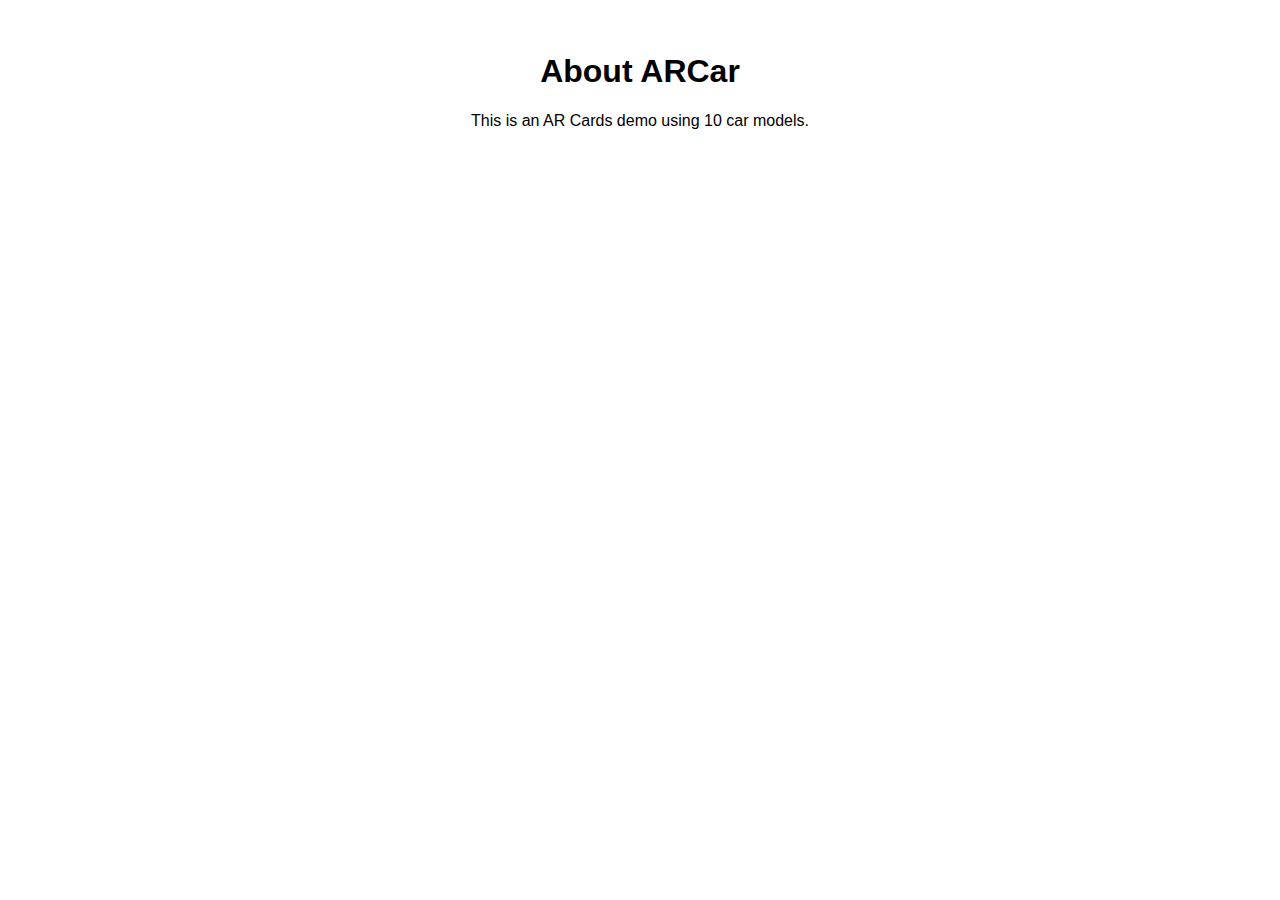
<file: ar/about.html>
<!DOCTYPE html>
<html lang="en">
<head>
    <meta charset="UTF-8">
    <meta name="viewport" content="width=device-width, initial-scale=1.0">
    <title>About</title>
    <link rel="stylesheet" href="style.css">
</head>
<body>
    <div class="about">
        <h1 class="title">About ARCar</h1>
        <p>This is an AR Cards demo using 10 car models.</p>
    </div>
</body>
</html>
</file>
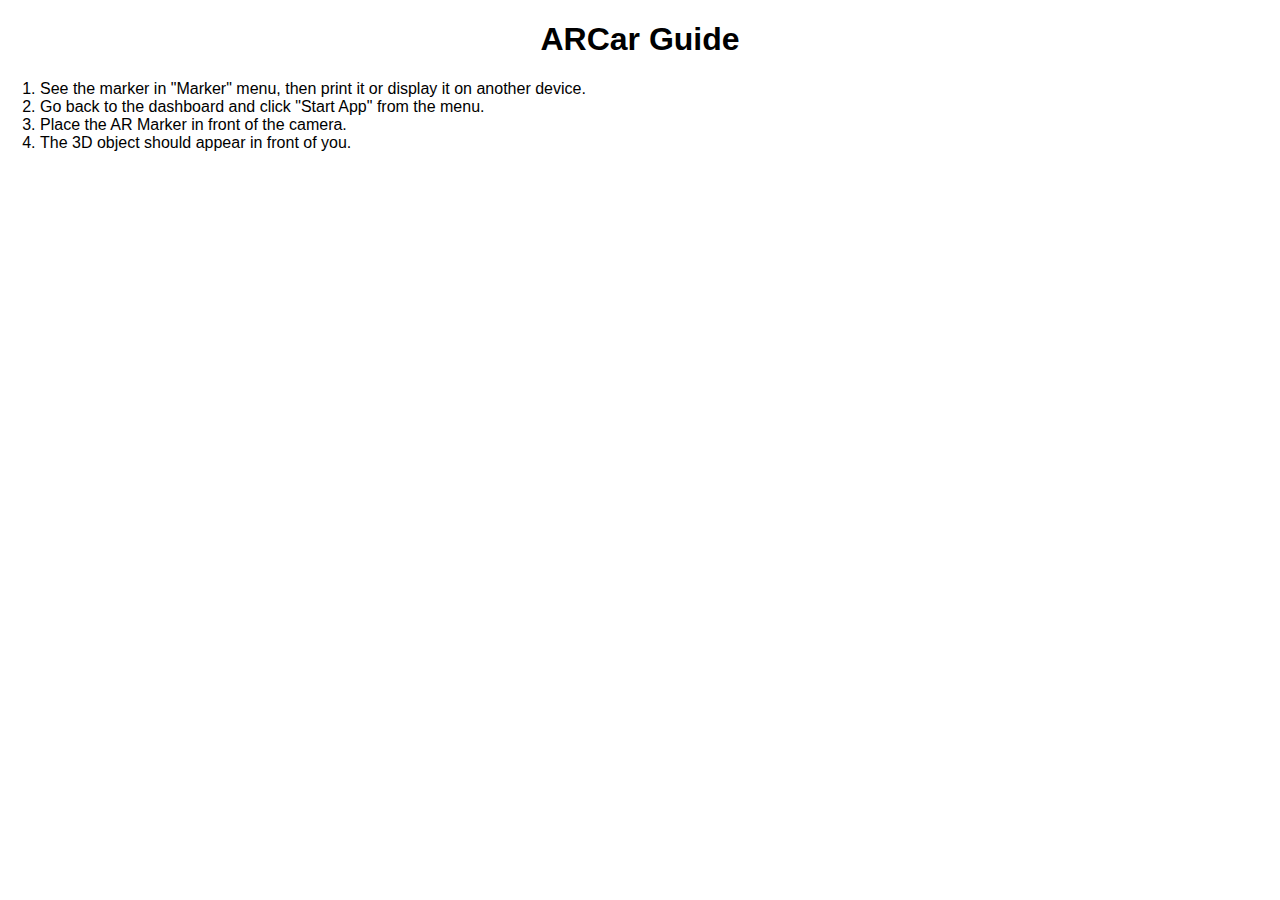
<file: ar/guide.html>
<!DOCTYPE html>
<html lang="en">
  <head>
    <meta charset="UTF-8" />
    <meta name="viewport" content="width=device-width, initial-scale=1.0" />
    <title>Guide</title>
    <link rel="stylesheet" href="style.css" />
  </head>
  <body>
    <div>
      <h1 class="title">ARCar Guide</h1>
      <ol>
        <li>
          See the marker in "Marker" menu, then print it or display
          it on another device.
        </li>
        <li>Go back to the dashboard and click "Start App" from the menu.</li>
        <li>Place the AR Marker in front of the camera.</li>
        <li>The 3D object should appear in front of you.</li>
      </ol>
    </div>
  </body>
</html>
</file>
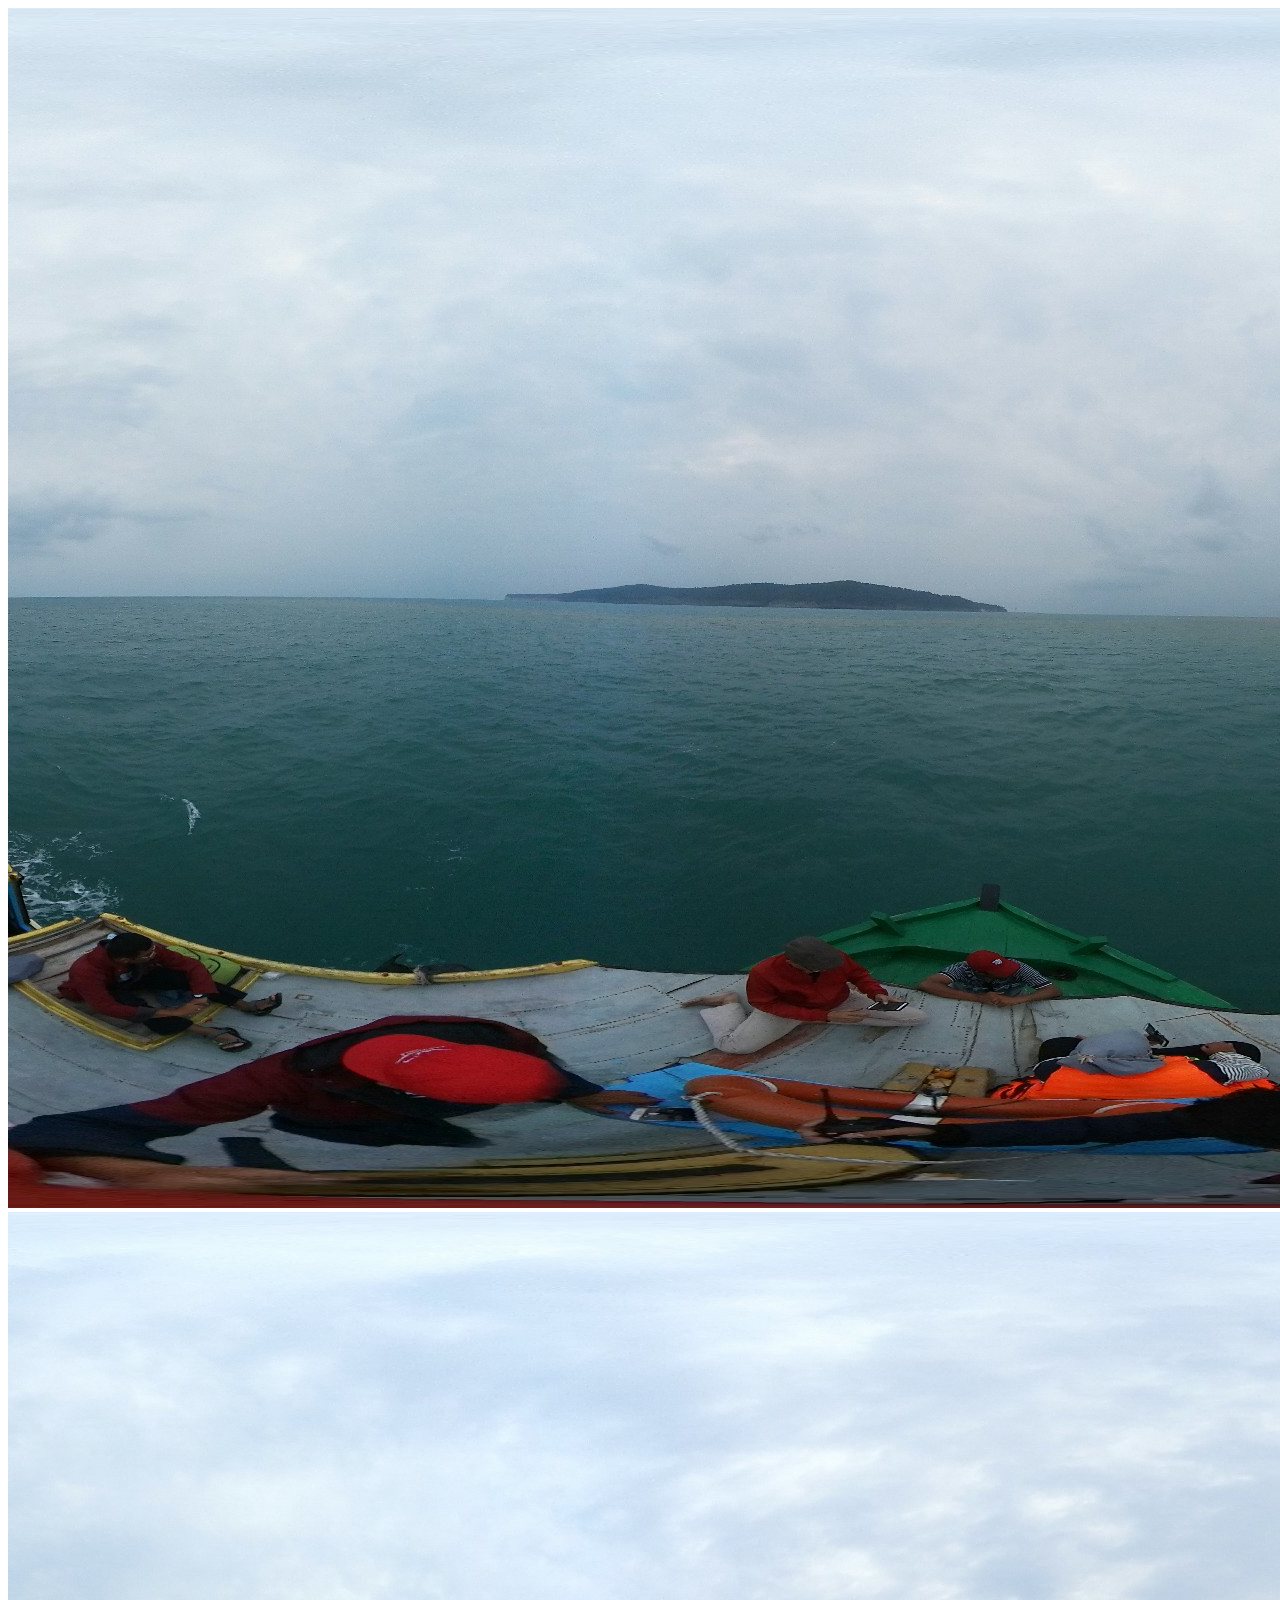
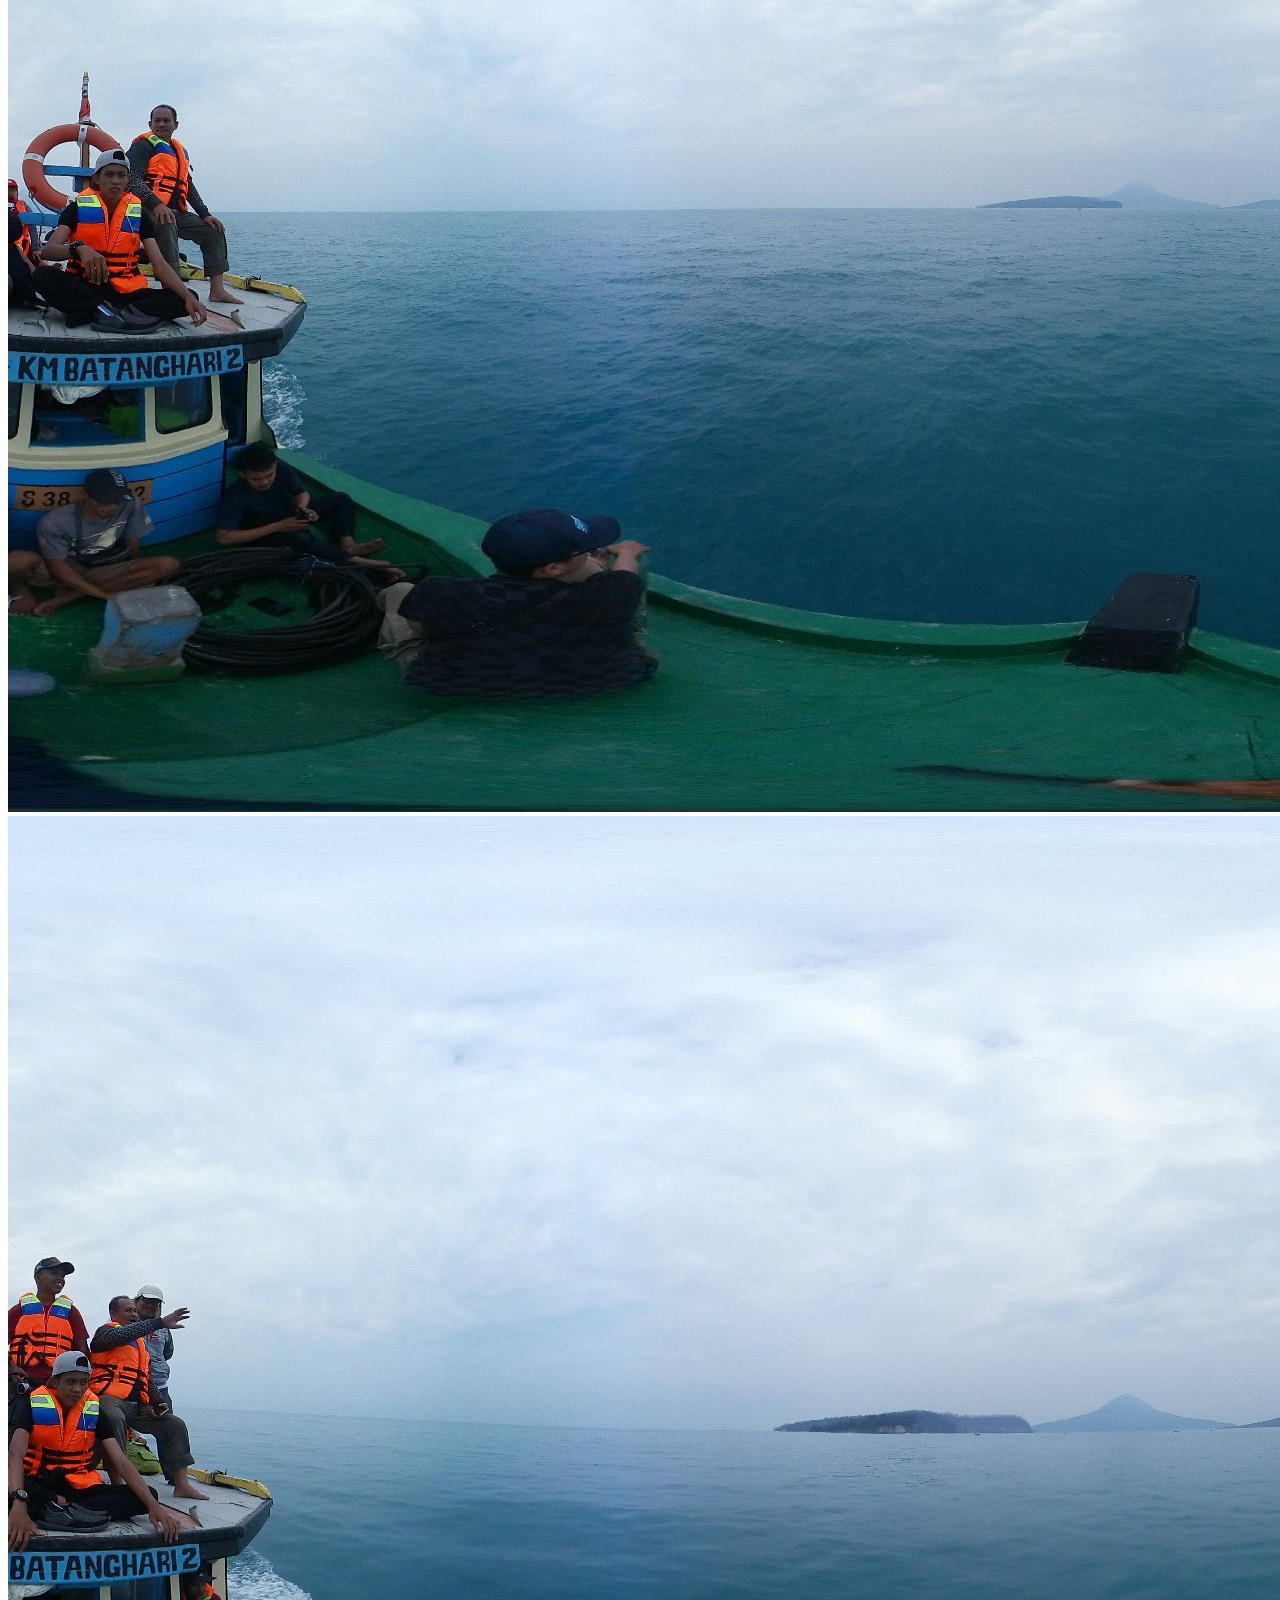
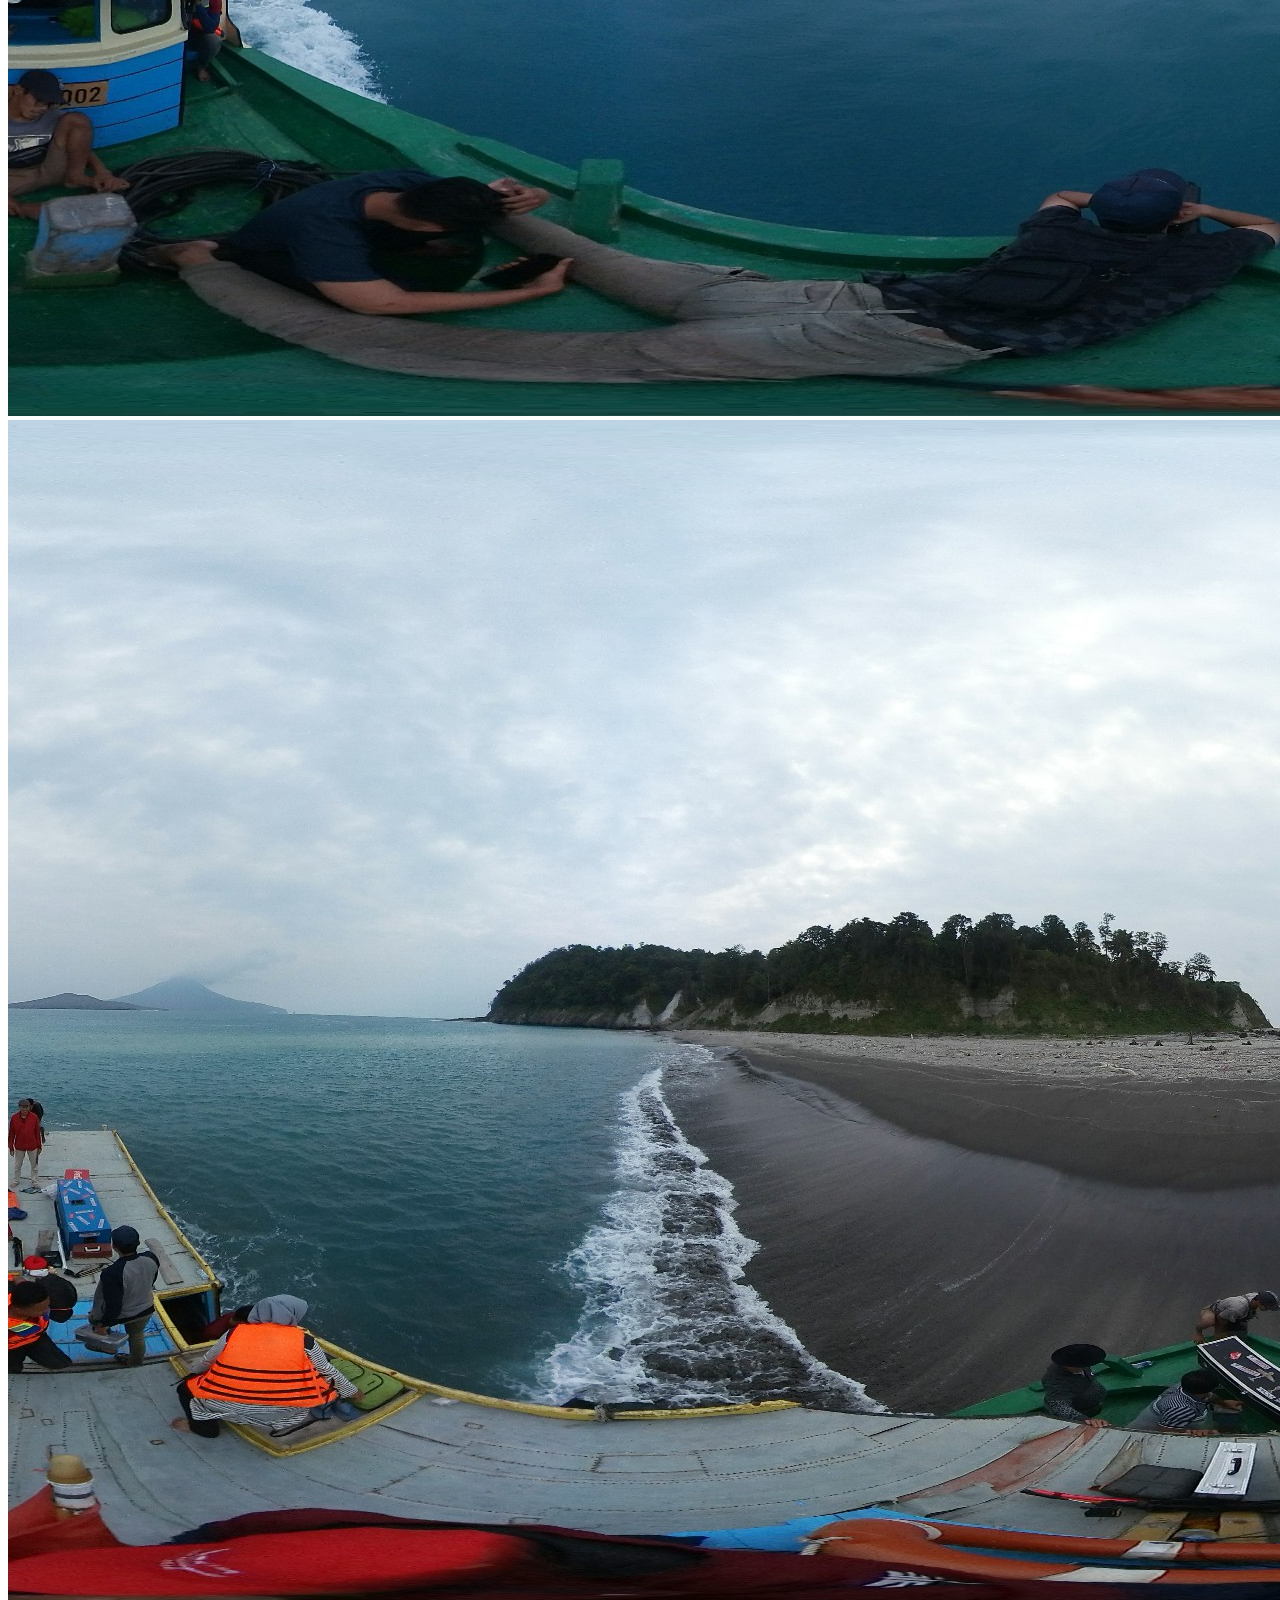
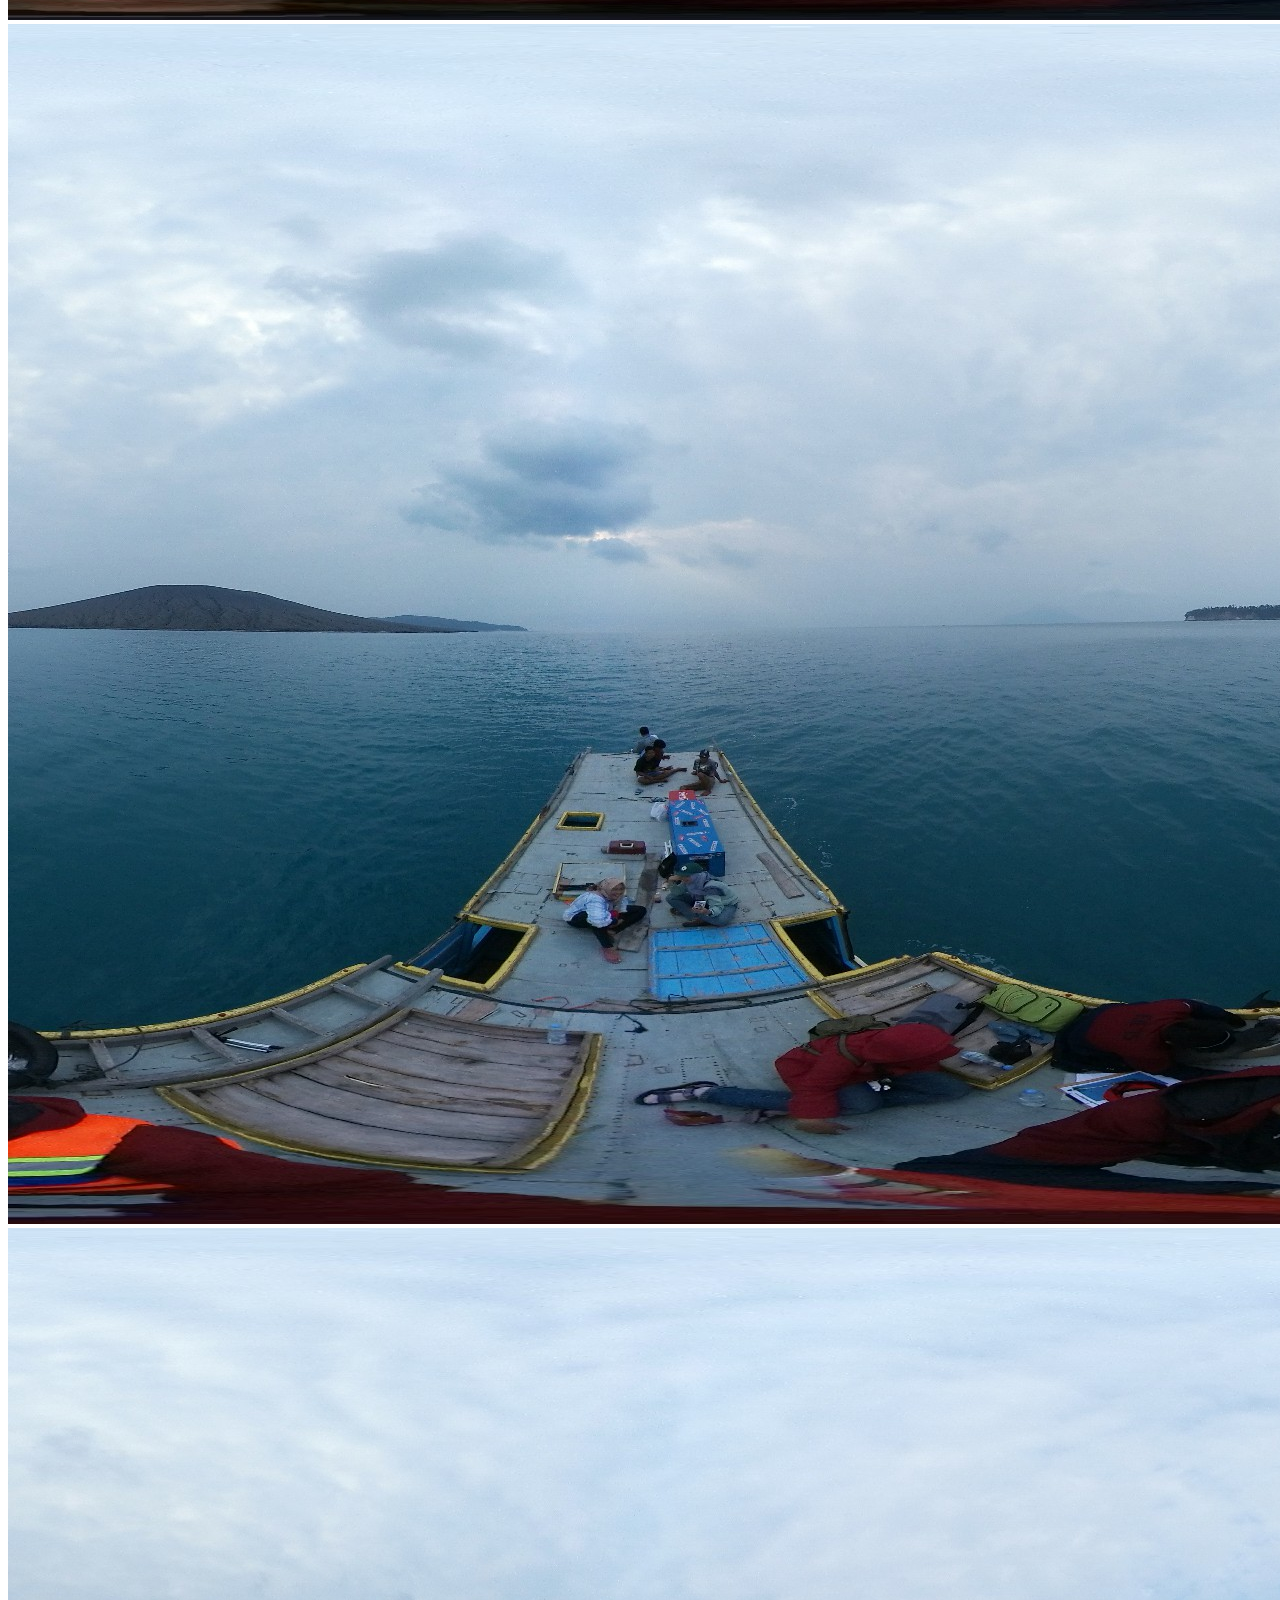
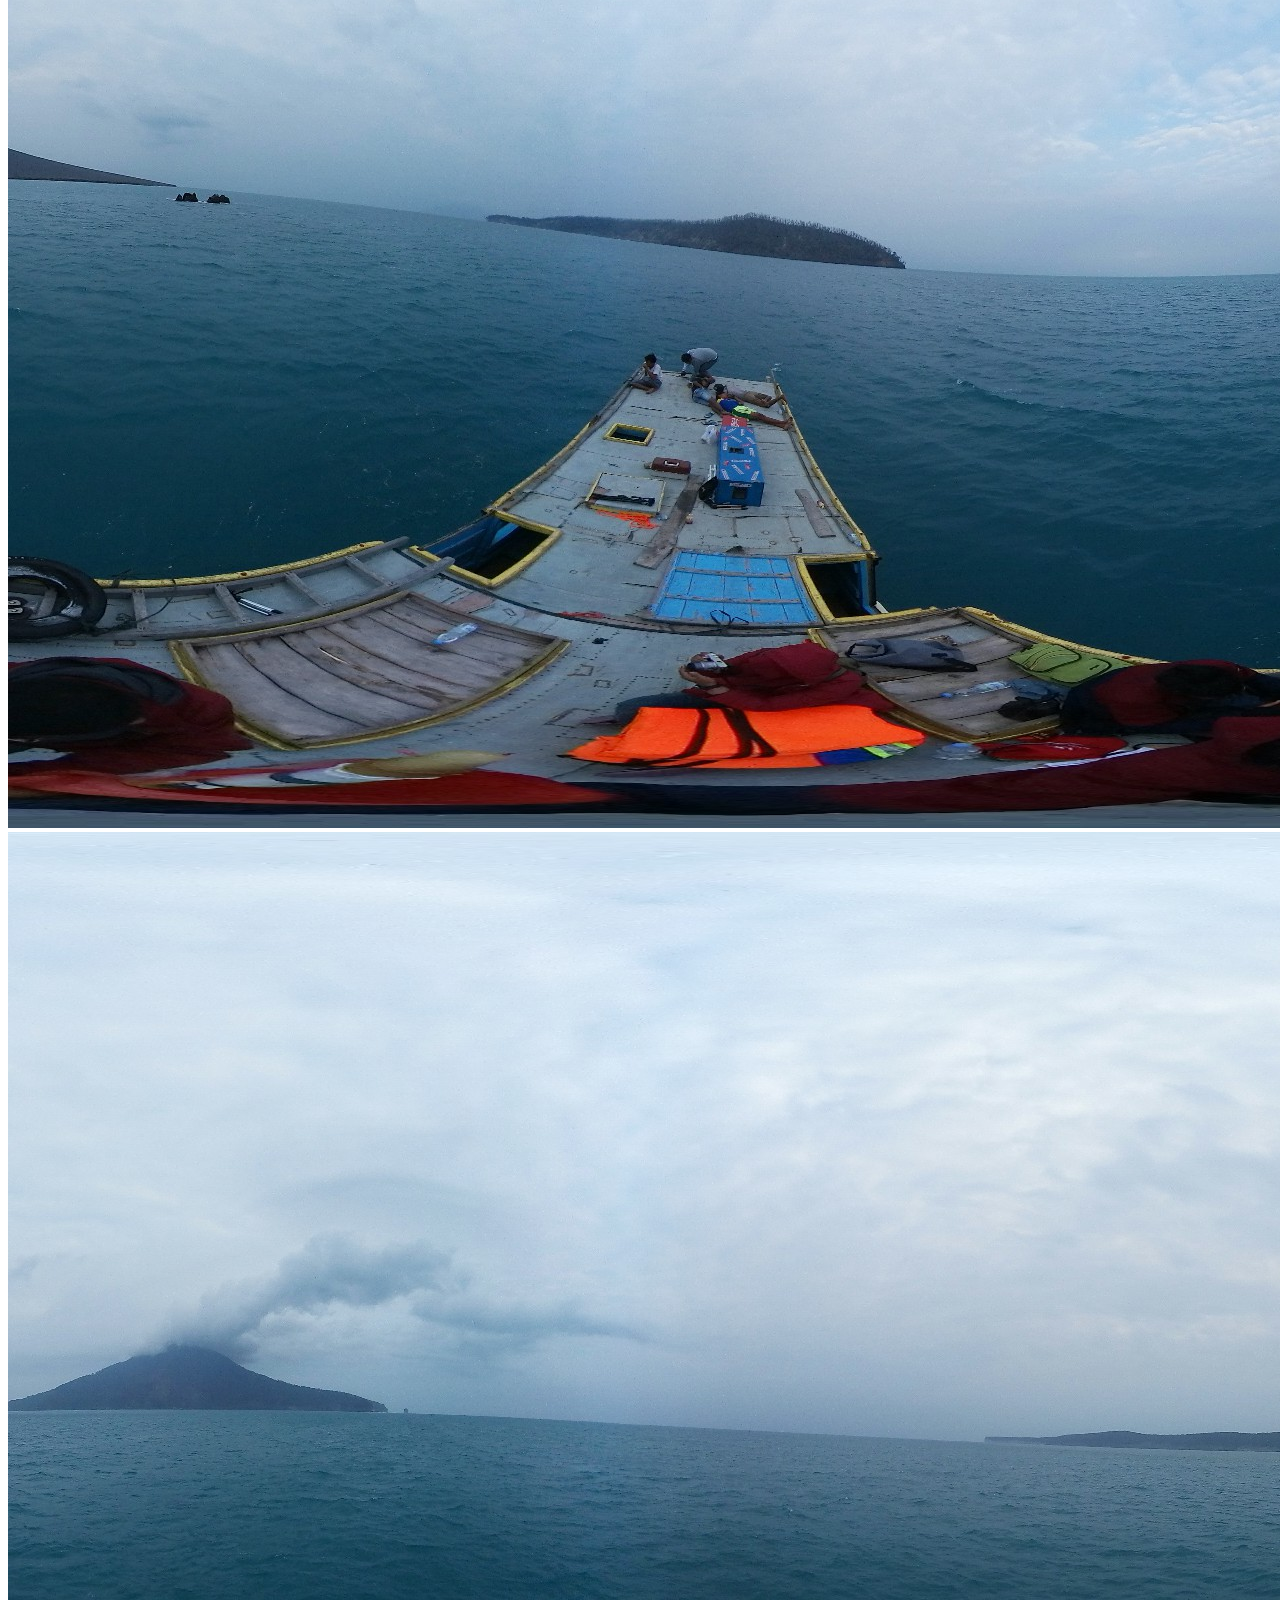
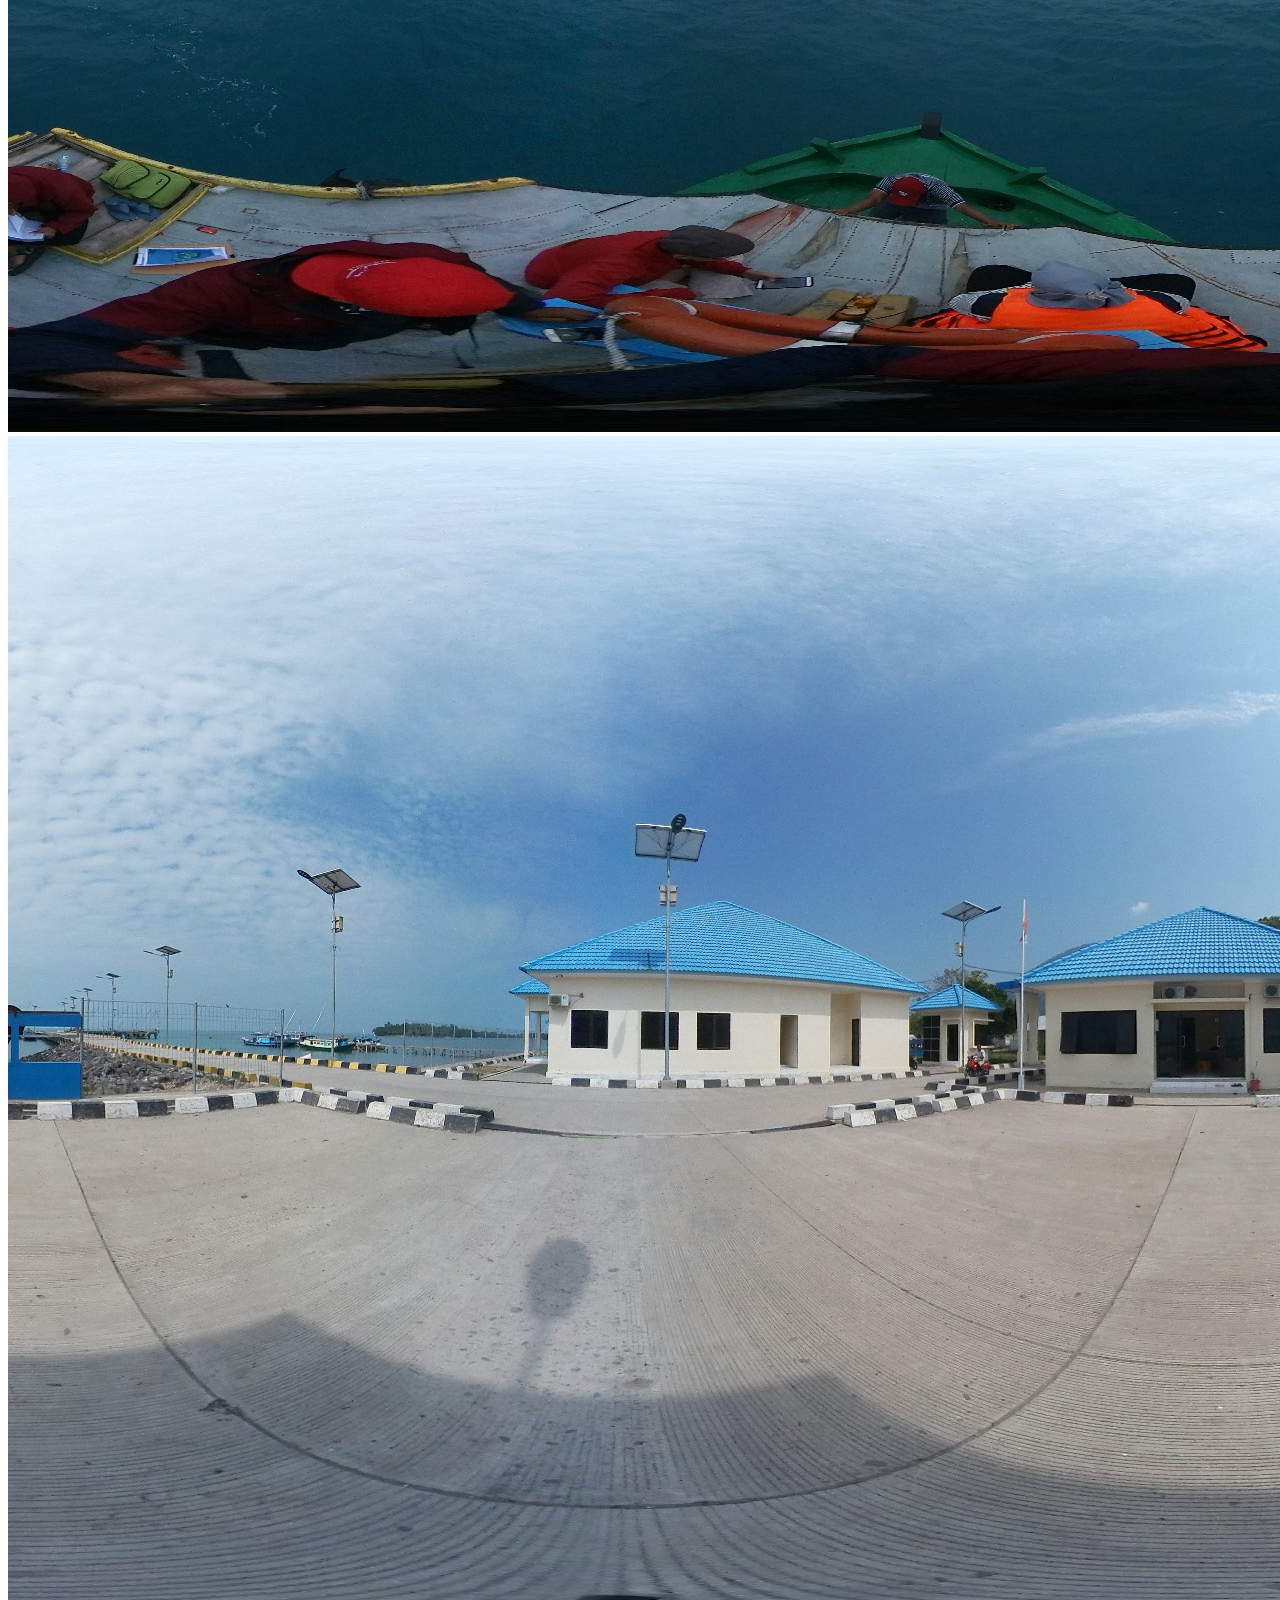
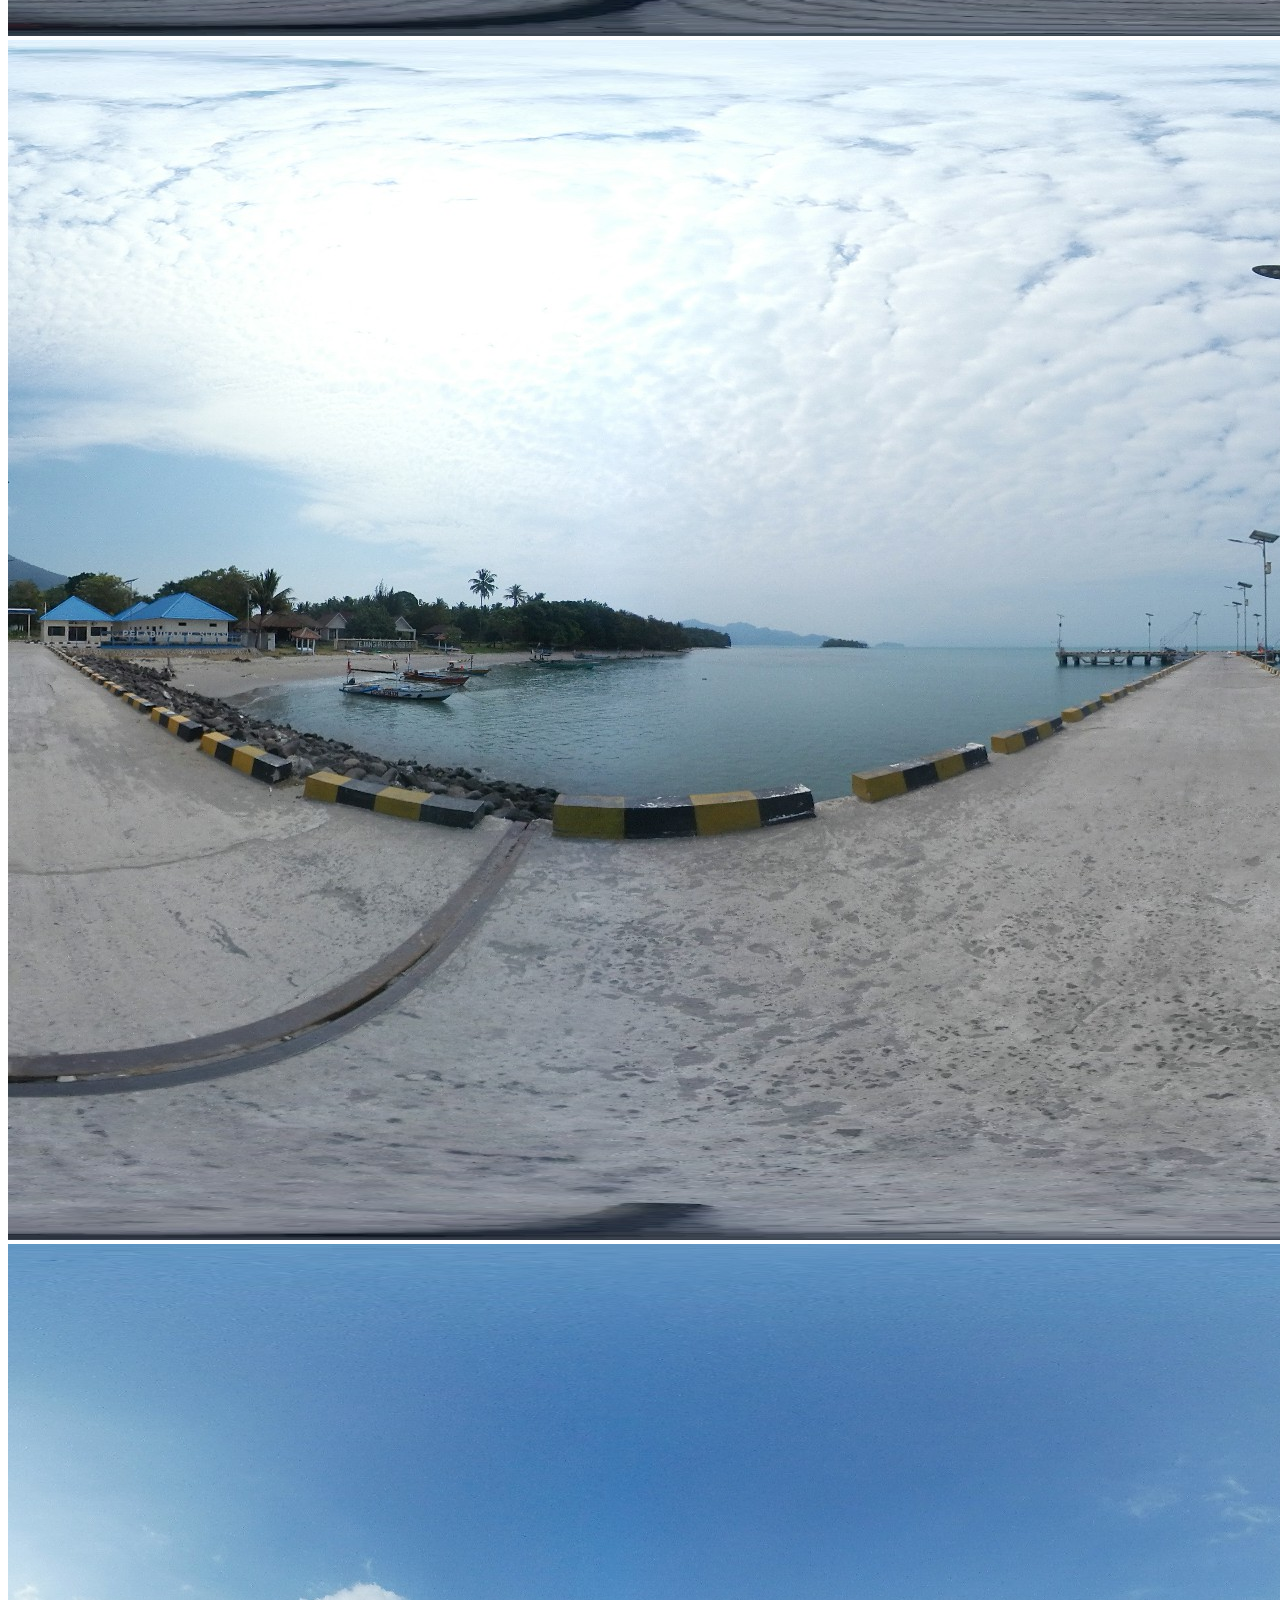
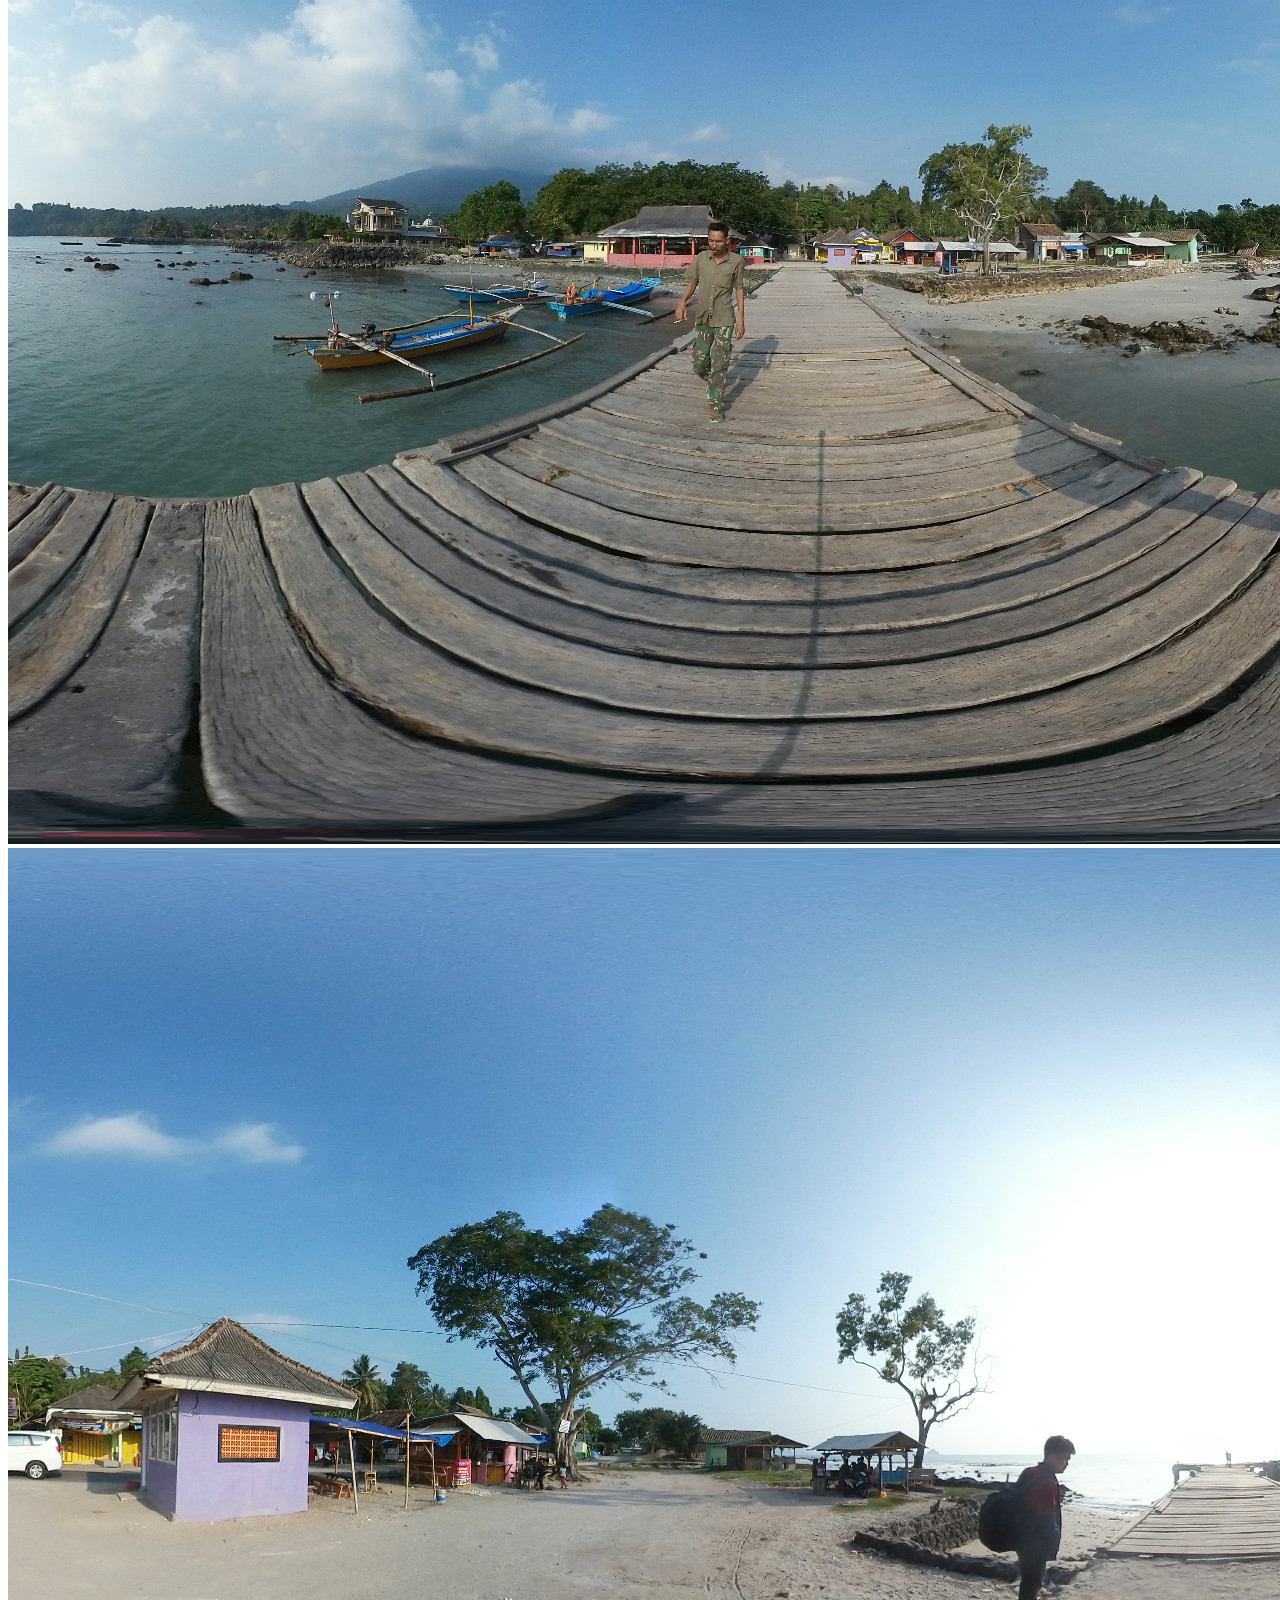
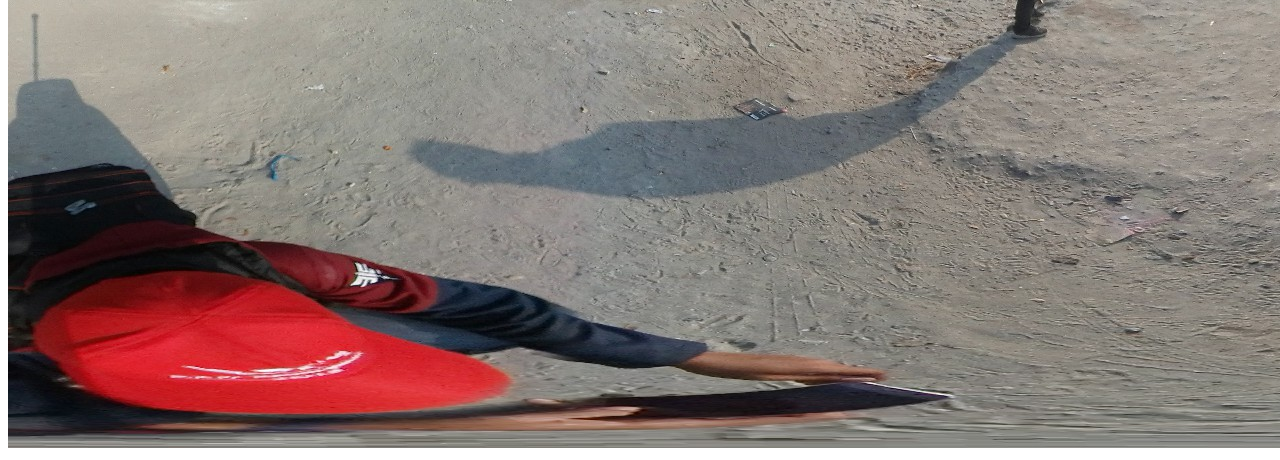
<file: vr/index1.html>
<!DOCTYPE html>
<html lang="en">

<head>
    <meta charset="utf-8" />
    <meta name="viewport" content="initial-scale=1.0,user-scalable=no,maximum-scale=1,width=device-width">
    <title>Krakatoa Virtual Reality Tour</title>
    <script src="./js/aframe/aframe.min.js"></script>
    <script src="./js/aframe/aframe-event-set-component.min.js"></script>
    <script src="./js/aframe/aframe-layout-component.min.js"></script>
    <script src="./js/aframe/aframe-template-component.min.js"></script>
    <script src="./js/aframe/aframe-proxy-event-component.min.js"></script>
</head>

<body>
    <a-scene>
        <a-assets>
            <audio id="click-sound" crossorigin="anonymous" src="./audio/click.ogg"></audio>
            <img id="krakatoa-01" crossorigin="anonymous" src="./assets/SAM_103_0636.jpg">
            <img id="krakatoa-02" crossorigin="anonymous" src="./assets/SAM_103_0606.jpg">
            <img id="krakatoa-03" crossorigin="anonymous" src="./assets/SAM_103_0610.jpg">
            <img id="krakatoa-04" crossorigin="anonymous" src="./assets/SAM_103_0615.jpg">
            <img id="krakatoa-05" crossorigin="anonymous" src="./assets/SAM_103_0626.jpg">
            <img id="krakatoa-06" crossorigin="anonymous" src="./assets/SAM_103_0629.jpg">
            <img id="krakatoa-07" crossorigin="anonymous" src="./assets/SAM_103_0632.jpg">
            <img id="dermaga-sebesi-01" crossorigin="anonymous" src="./assets/SAM_103_0681.jpg">
            <img id="dermaga-sebesi-02" crossorigin="anonymous" src="./assets/SAM_103_0686.jpg">
            <img id="dermaga-canti-01" crossorigin="anonymous" src="./assets/SAM_103_0691.jpg">
            <img id="dermaga-canti-02" crossorigin="anonymous" src="./assets/SAM_103_0699.jpg">

            <!-- Image link template to be reused. -->
            <script id="link" type="text/html">
                <a-entity class="link" geometry="primitive: sphere; radius: 0.5; rotation: 90 0 90"
                    material="shader: flat; src: ${thumb}" 
                    animation__mouseenter="property: scale; to: 1.2 1.2 1.2; startEvents: mouseenter;dur:100"
                    animation__mouseleave="property: scale; to: 1 1 1; startEvents: mouseleave;dur:100"
                    event-set__click="_target: #image-360; _delay: 300; material.src: ${src}"
                    proxy-event="event: click; to: #image-360; as: fade"
                    sound="on: click; src: #click-sound">
                </a-entity>
            </script>
        </a-assets>

        <!-- Camera + cursor. -->
        <a-entity id="camera" camera look-controls user-height="0" wasd-controls-enabled="false" position="0 0 0">
            <a-cursor id="cursor" position="0 0 -20" geometry="primitive: circle; radius: 0.03;"
                material="color: black; shader: flat" cursor="fuse: true; fuseTimeout: 2000;"
                animation__click="property: scale; from: 0.5 0.5 0.5; to: 1 1 1;startEvents: click; dur: 150;easing:easeInQuad;"
                animation__fusing="property: scale; from: 1 1 1; to: 0.5 0.5 0.5;startEvents: fusing; dur: 1000;easing:easeInQuad;"
                animation__mouseenter="property: components.material.material.color; type: color; to: springgreen; startEvents: mouseenter;dur:0"
                animation__mouseleave="property: components.material.material.color; type: color; to: black; startEvents: mouseleave;dur:0" 
                raycaster="objects: .link"></a-cursor>
        </a-entity>
        <!-- 360-degree image. -->
        <a-sky id="image-360" src="#krakatoa-01" radius="100"
            animation__fade="property: components.material.material.color; type: color; from: #FFF; to: #000; dur: 300; startEvents: fade"
            animation__fadeback="property: components.material.material.color; type: color; from: #000; to: #FFF; dur: 300; startEvents: animationcomplete__fade">
        </a-sky>

        <!-- Image links. -->
        <a-text value="Krakatoa" position="-5 -4 0.5" rotation="0 90 0"></a-text>
        <a-entity id="links" layout="type: line; margin: 1.5" position="-5 -3 1.5" rotation="-90 90 0">
            <a-entity template="src: #link" data-src="#krakatoa-01" data-thumb="#krakatoa-01"></a-entity>
            <a-entity template="src: #link" data-src="#krakatoa-02" data-thumb="#krakatoa-02"></a-entity>
            <a-entity template="src: #link" data-src="#krakatoa-03" data-thumb="#krakatoa-03"></a-entity>
        </a-entity>
        <a-text value="Krakatoa" position="0 -4 -5" rotation="0 0 0"></a-text>
        <a-entity id="links" layout="type: line; margin: 1.5" position="-2 -3 -5" rotation="-90 0 0">
            <a-entity template="src: #link" data-src="#krakatoa-04" data-thumb="#krakatoa-04"></a-entity>
            <a-entity template="src: #link" data-src="#krakatoa-05" data-thumb="#krakatoa-05"></a-entity>
            <a-entity template="src: #link" data-src="#krakatoa-06" data-thumb="#krakatoa-06"></a-entity>
            <a-entity template="src: #link" data-src="#krakatoa-07" data-thumb="#krakatoa-07"></a-entity>
        </a-entity>
        <a-text value="Sebesi Port" position="5 -4 -0.5" rotation="0 -90 0"></a-text>
        <a-entity id="links" layout="type: line; margin: 1.5" position="5 -3 -0" rotation="-90 -90 0">
            <a-entity template="src: #link" data-src="#dermaga-sebesi-01" data-thumb="#dermaga-sebesi-01"></a-entity>
            <a-entity template="src: #link" data-src="#dermaga-sebesi-02" data-thumb="#dermaga-sebesi-02"></a-entity>
        </a-entity>
        <a-text value="Canti Port" position="0 -4 5" rotation="0 180 0"></a-text>
        <a-entity id="links" layout="type: line; margin: 1.5" position="0 -3 5" rotation="-90 180 0">
            <a-entity template="src: #link" data-src="#dermaga-canti-01" data-thumb="#dermaga-canti-01"></a-entity>
            <a-entity template="src: #link" data-src="#dermaga-canti-02" data-thumb="#dermaga-canti-02"></a-entity>
        </a-entity>

    </a-scene>
</body>

</html>
</file>
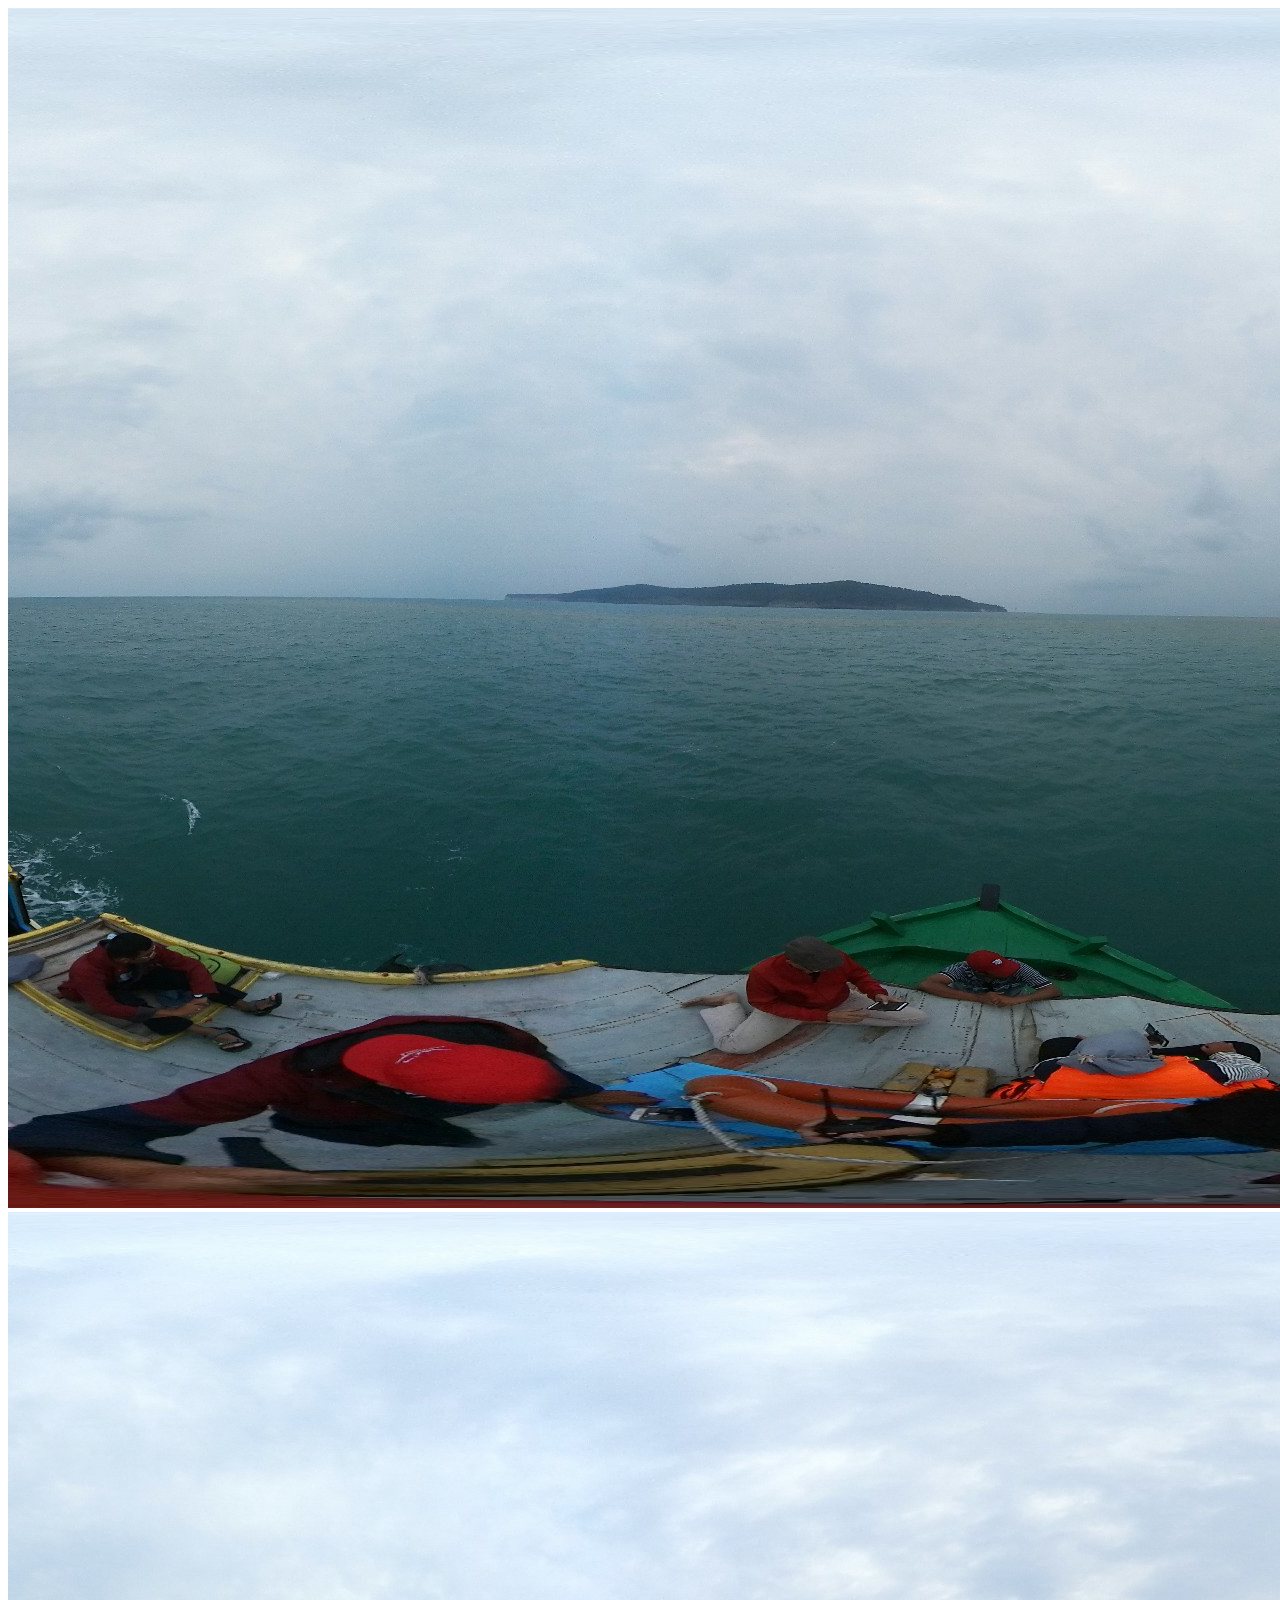
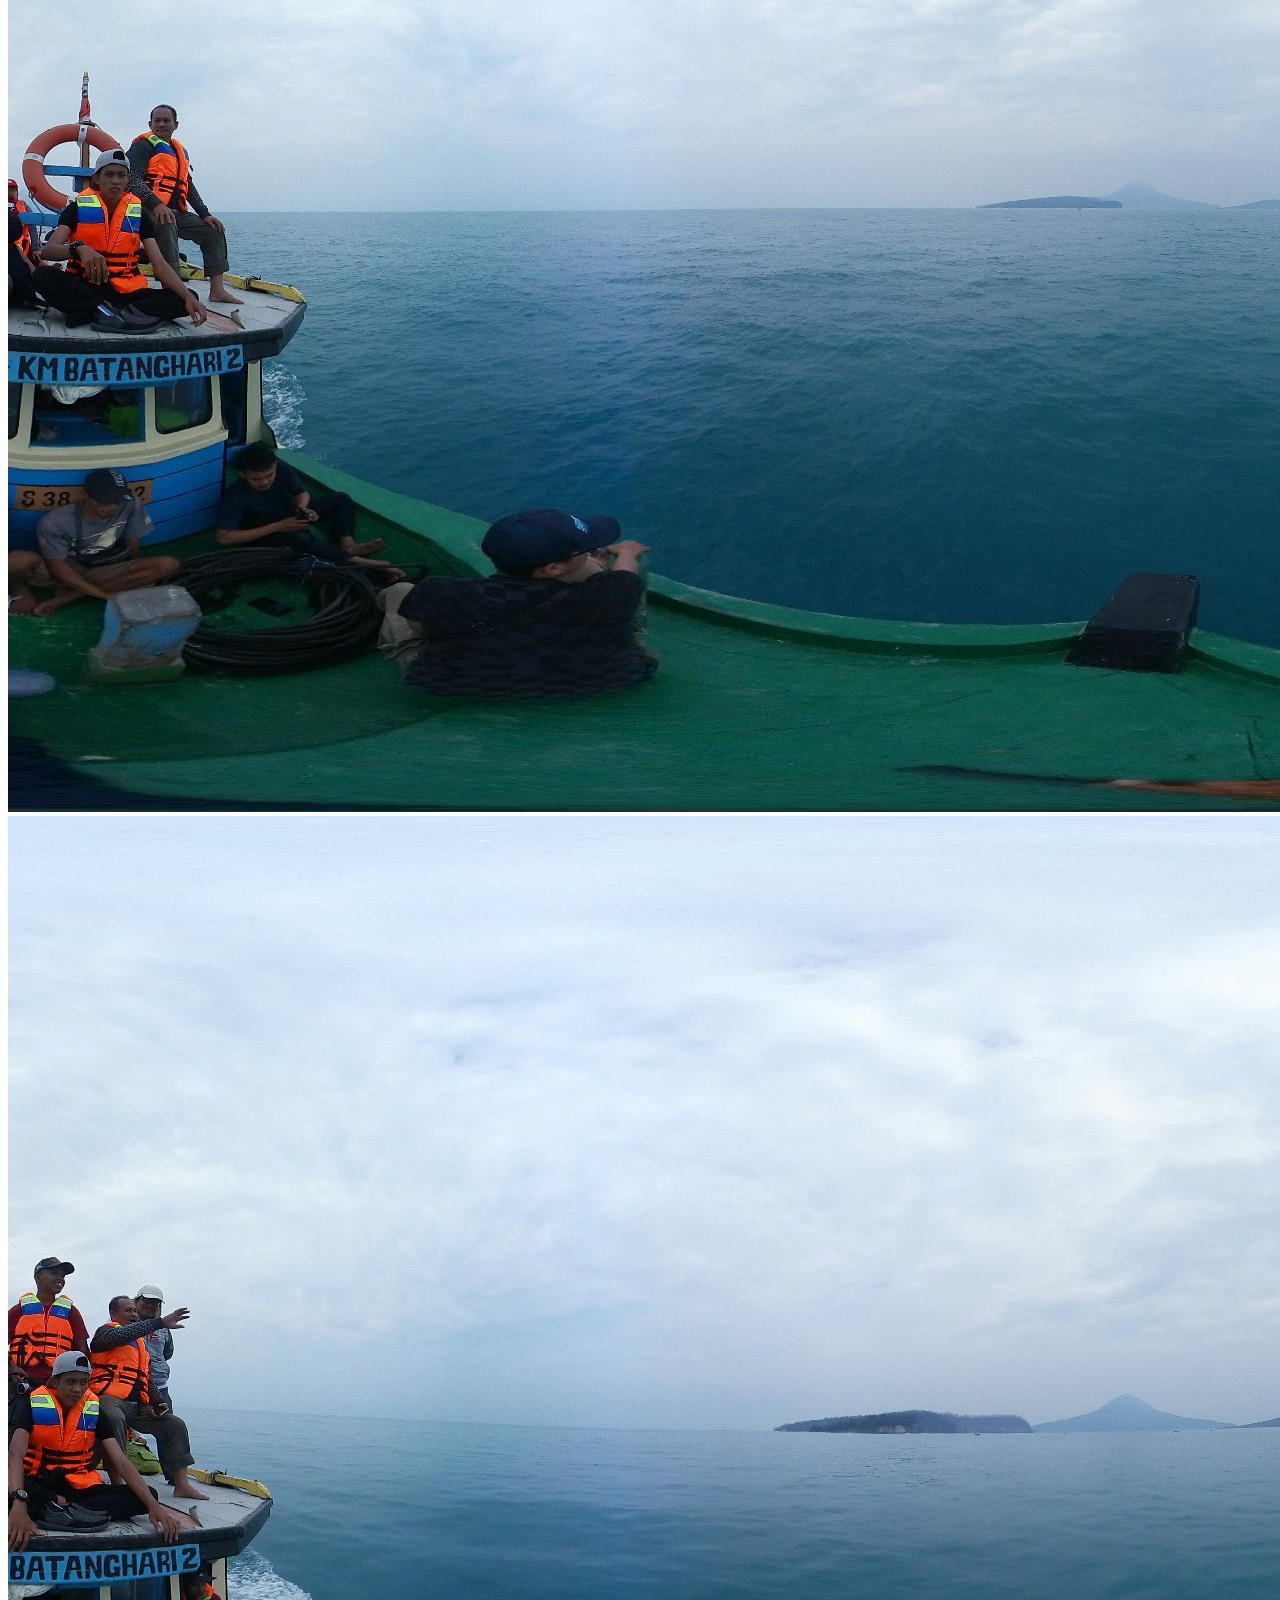
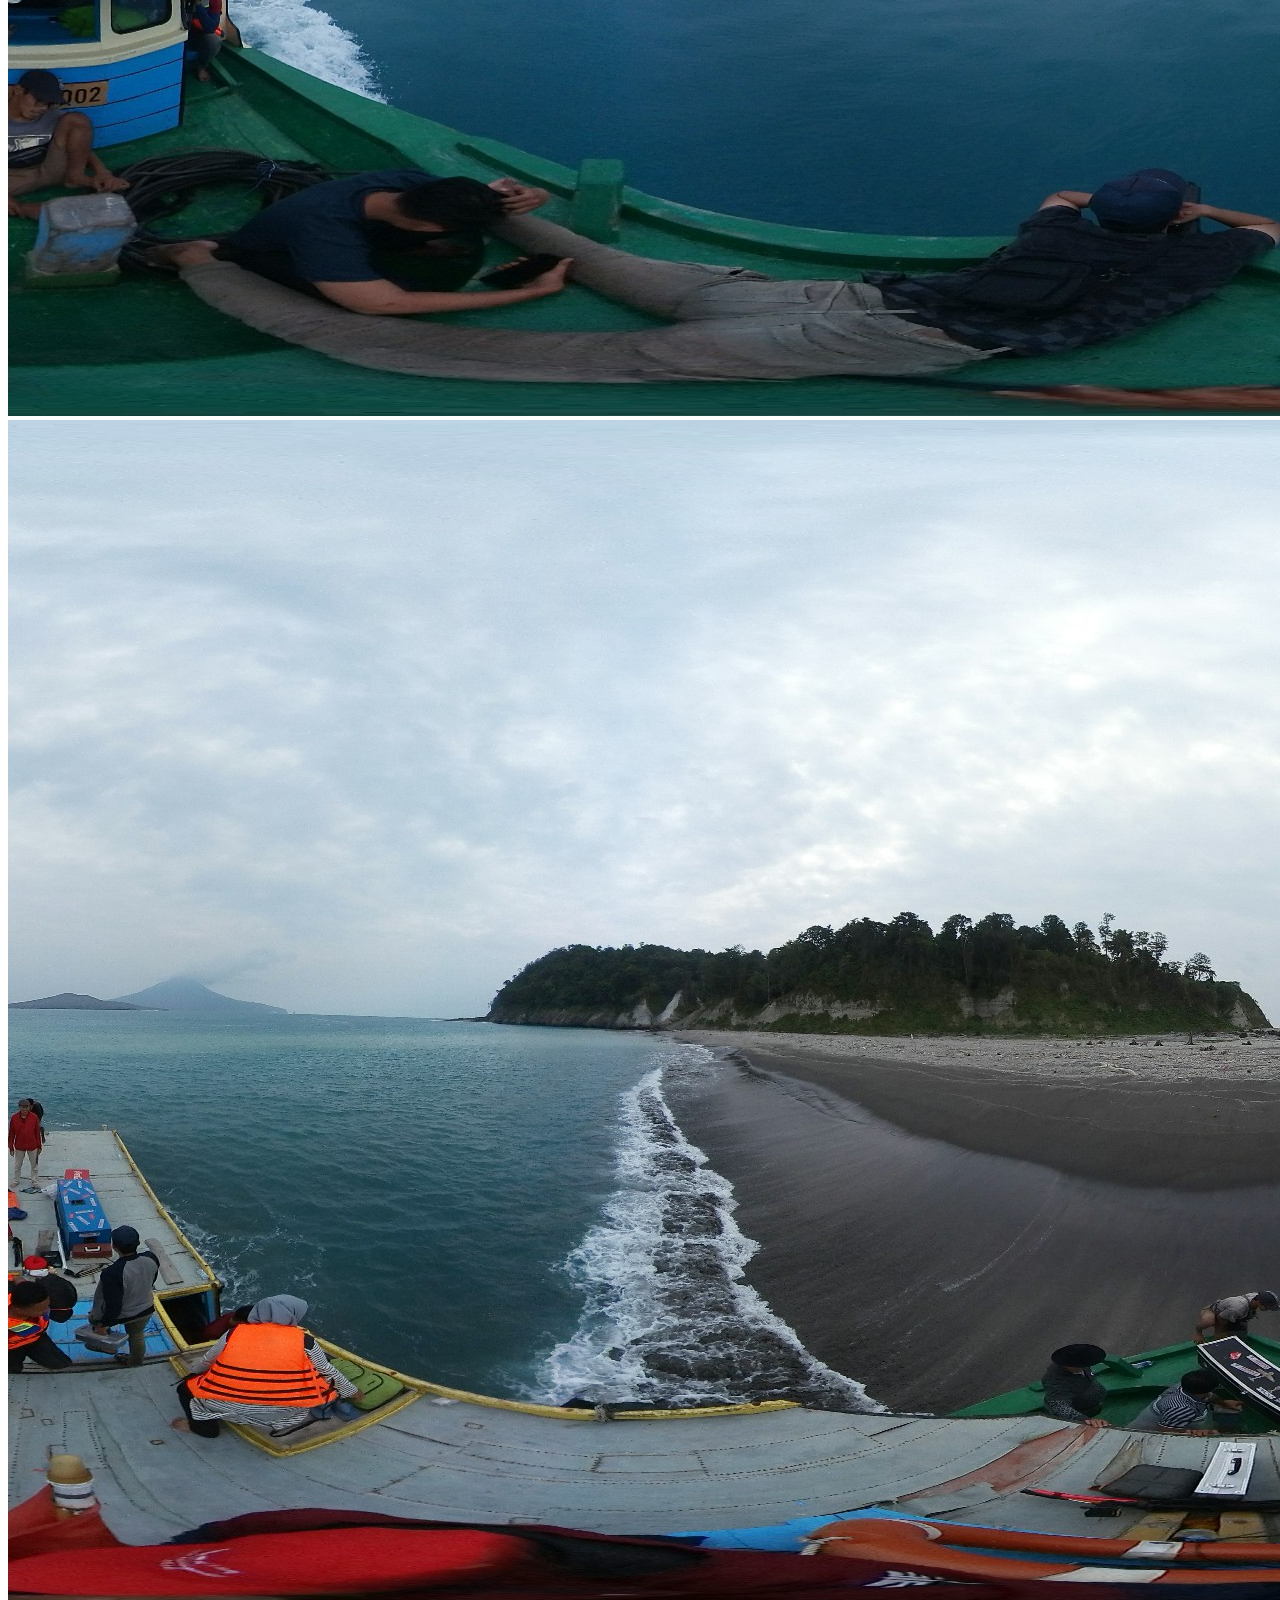
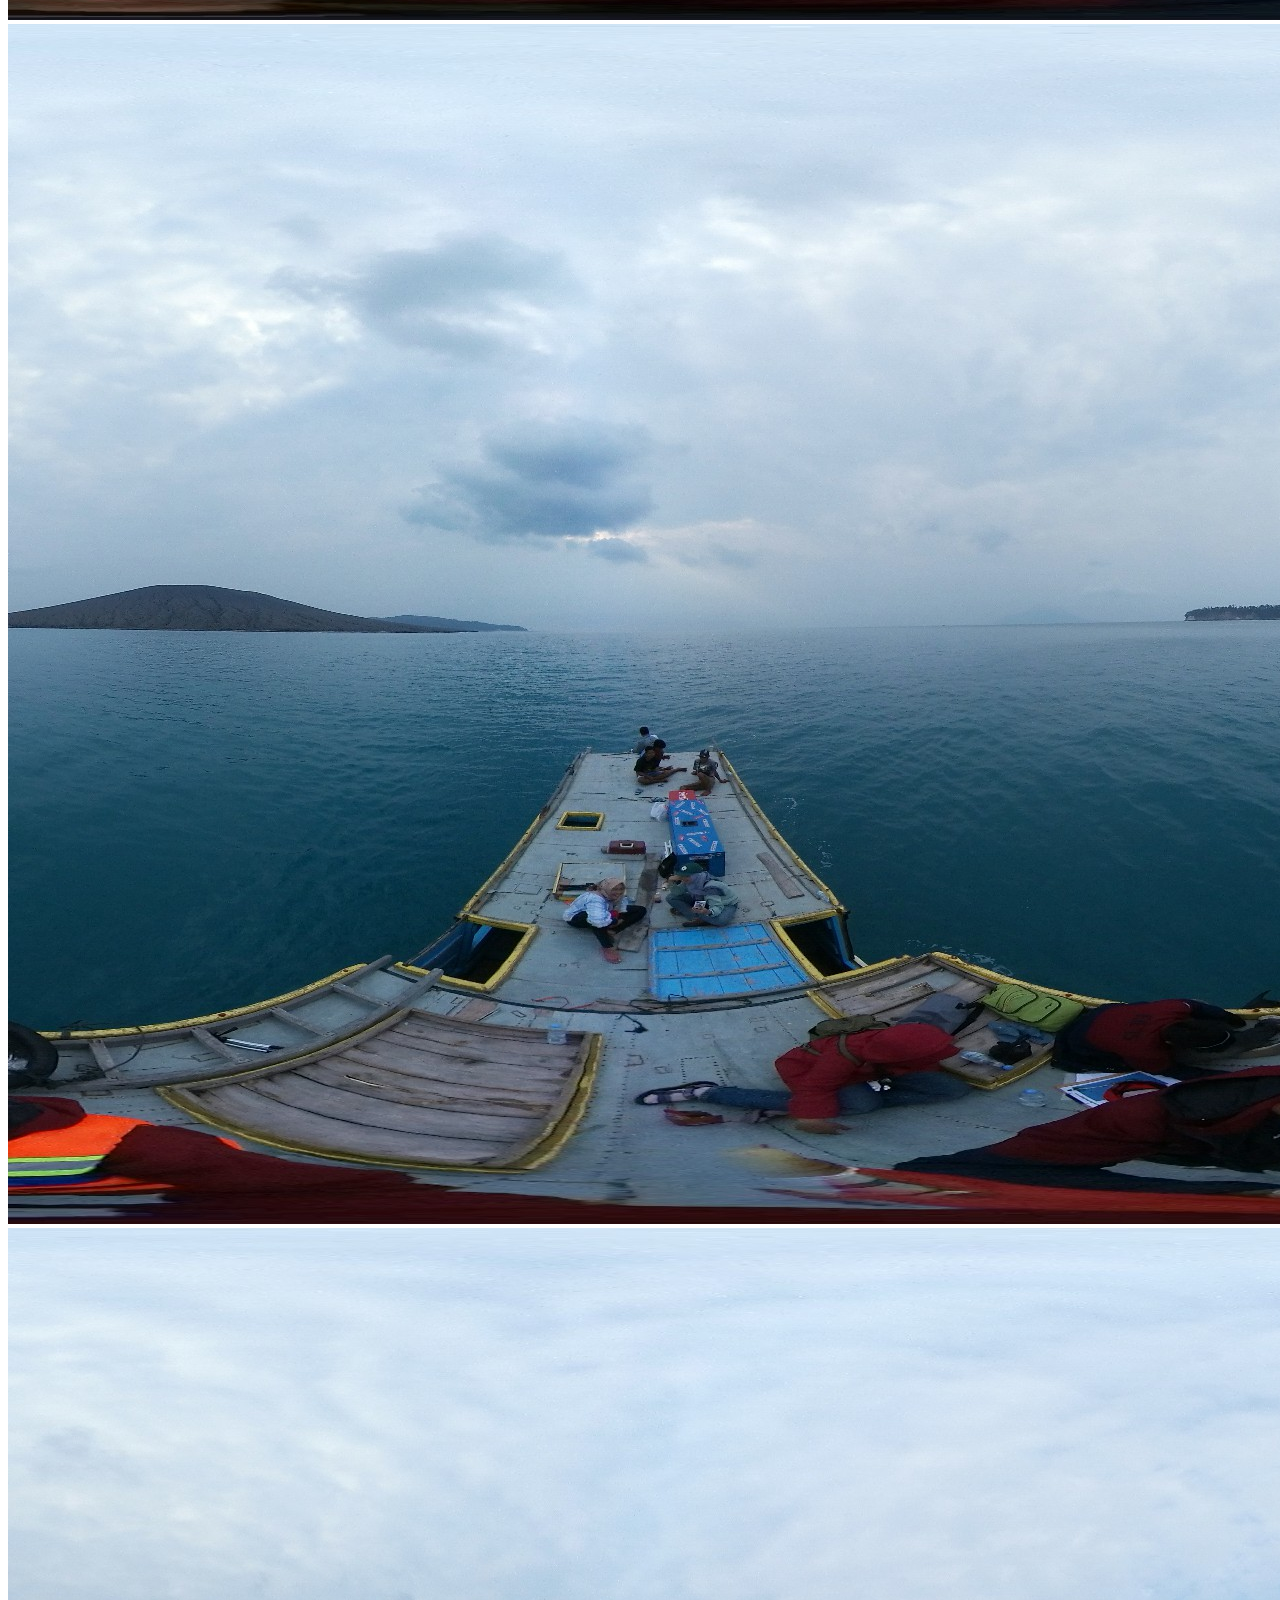
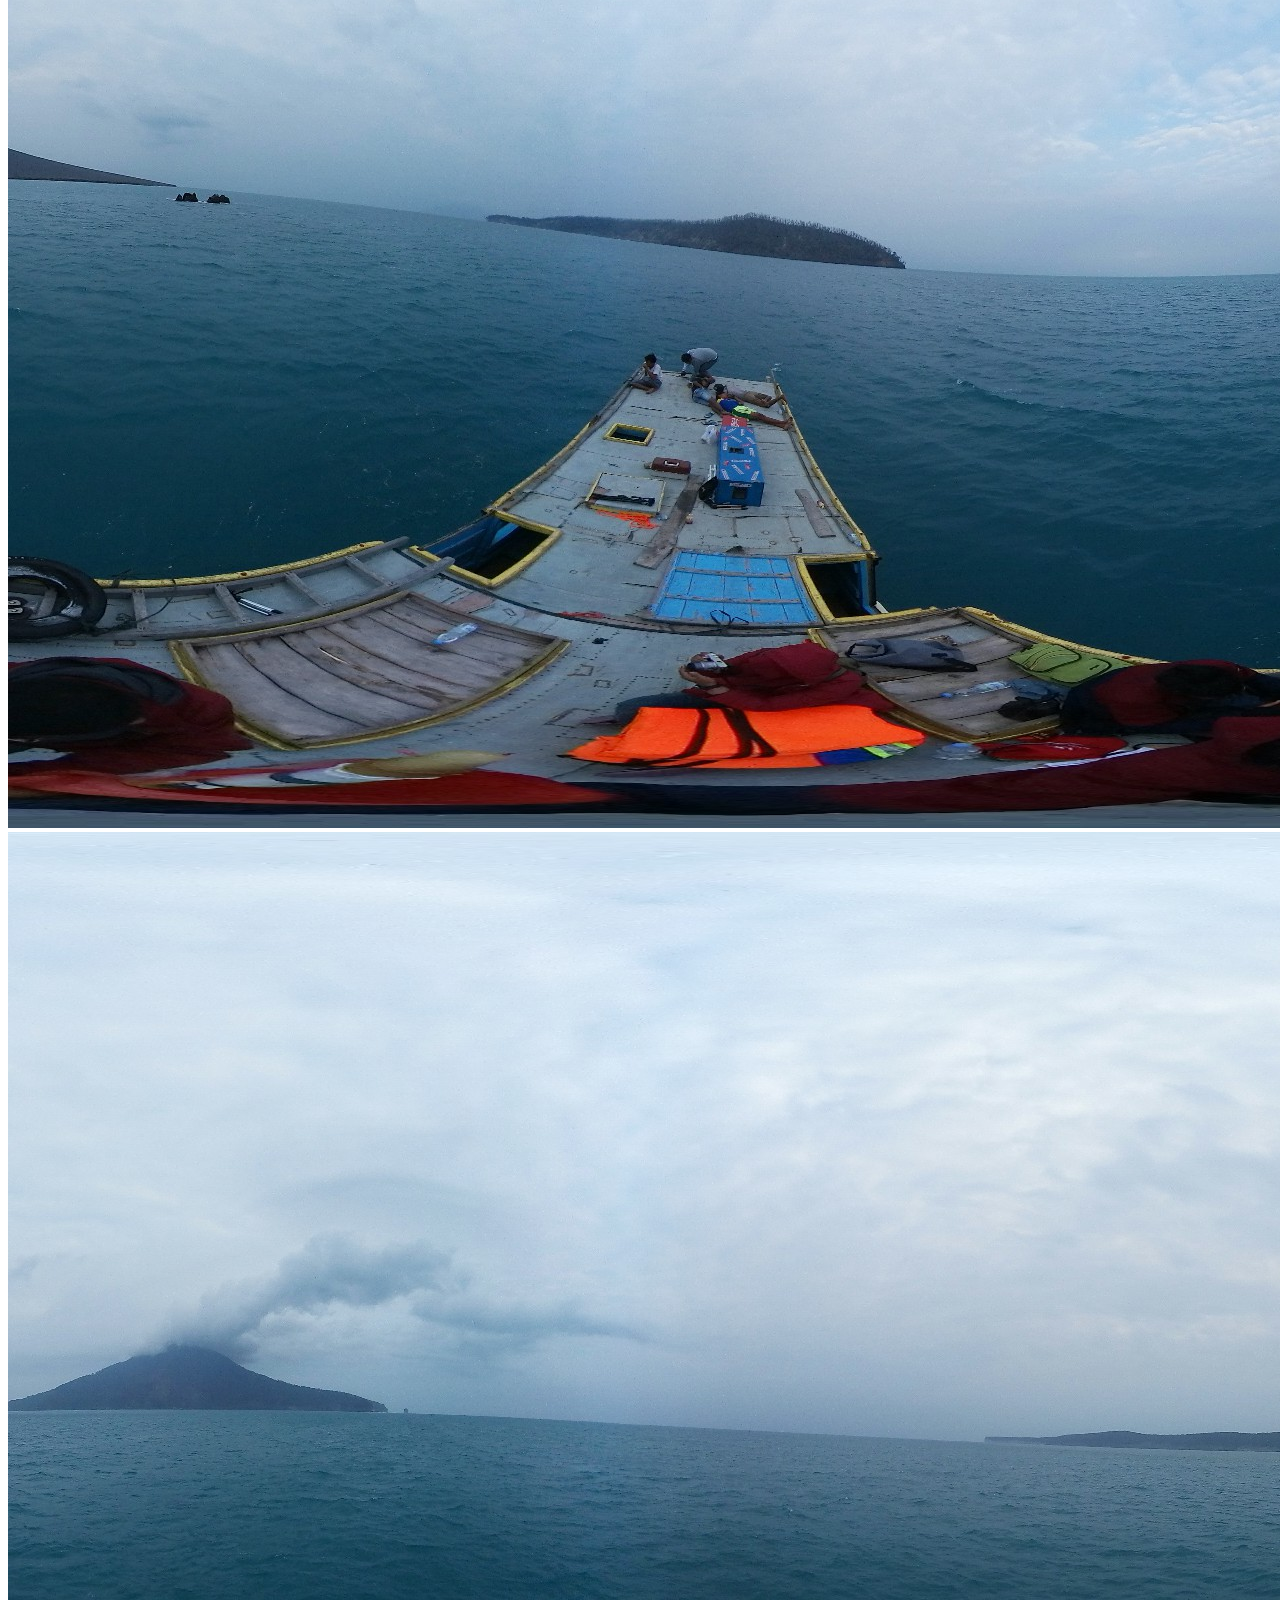
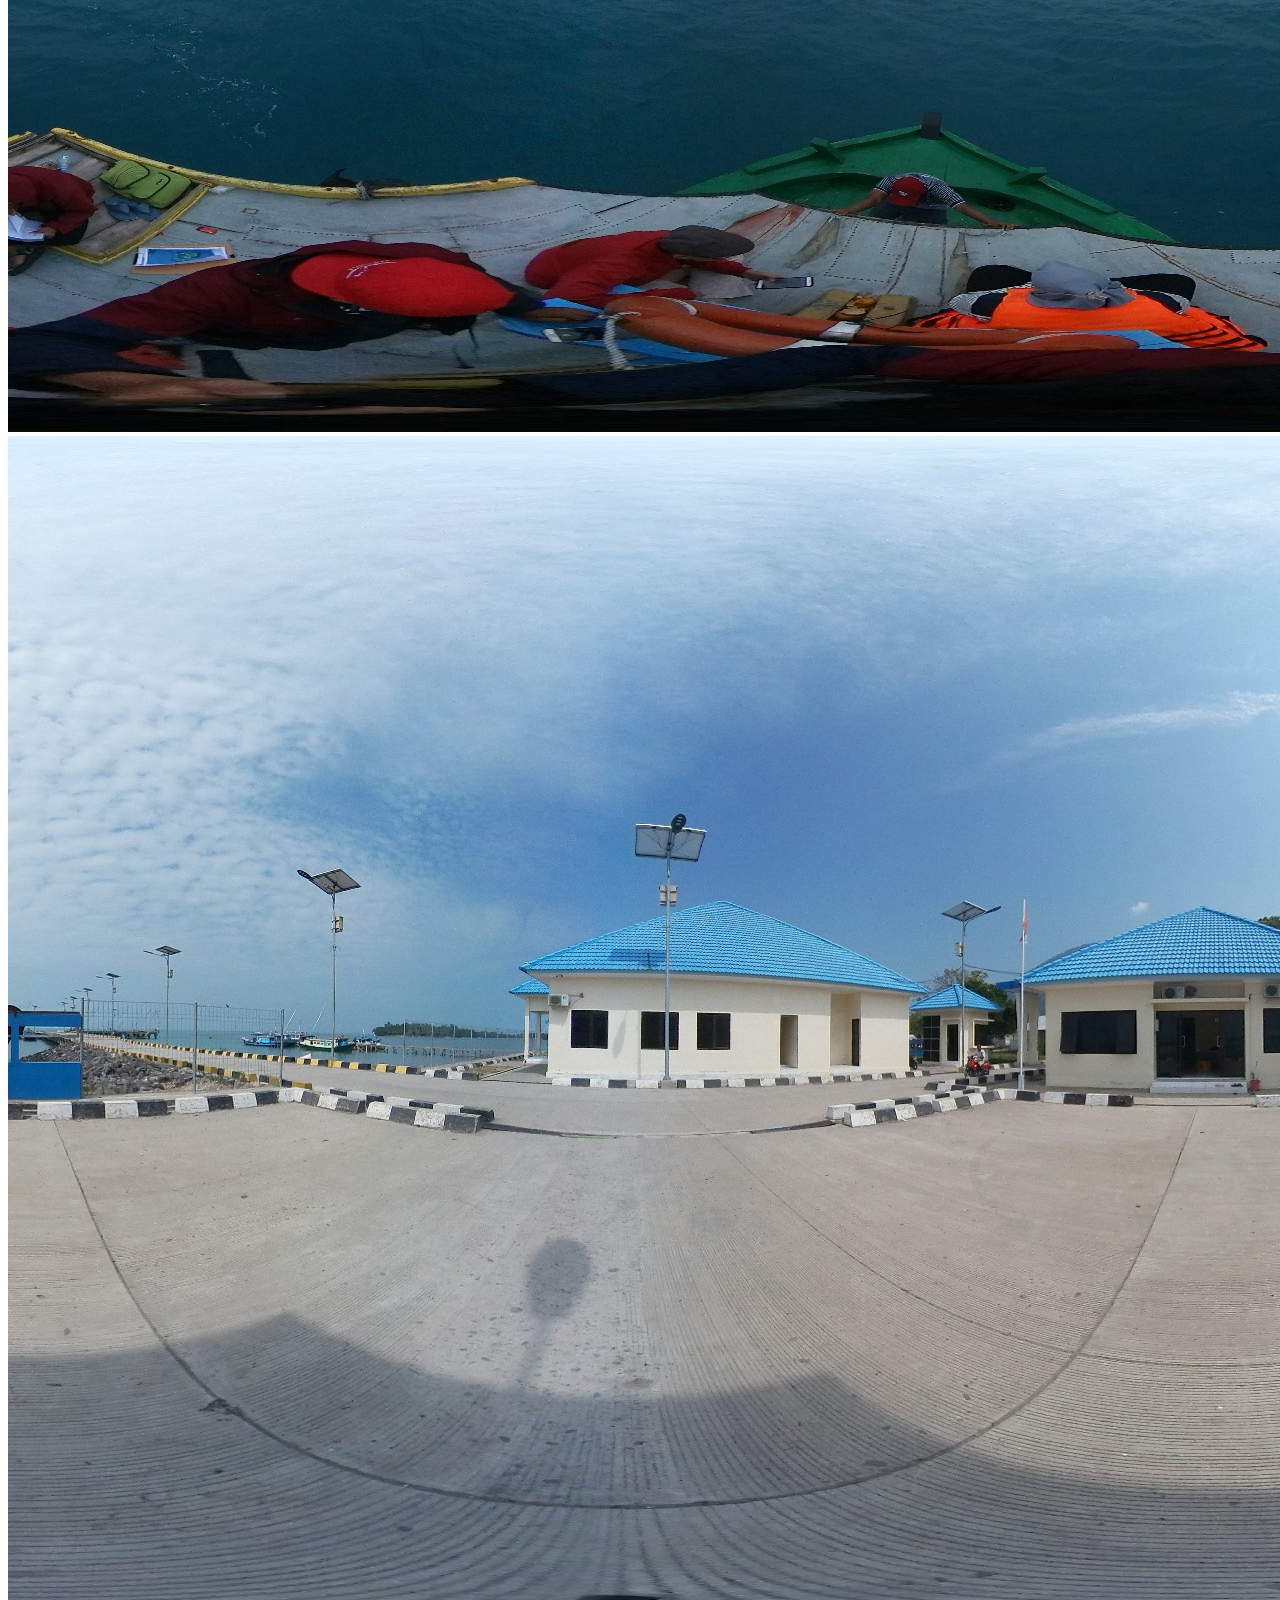
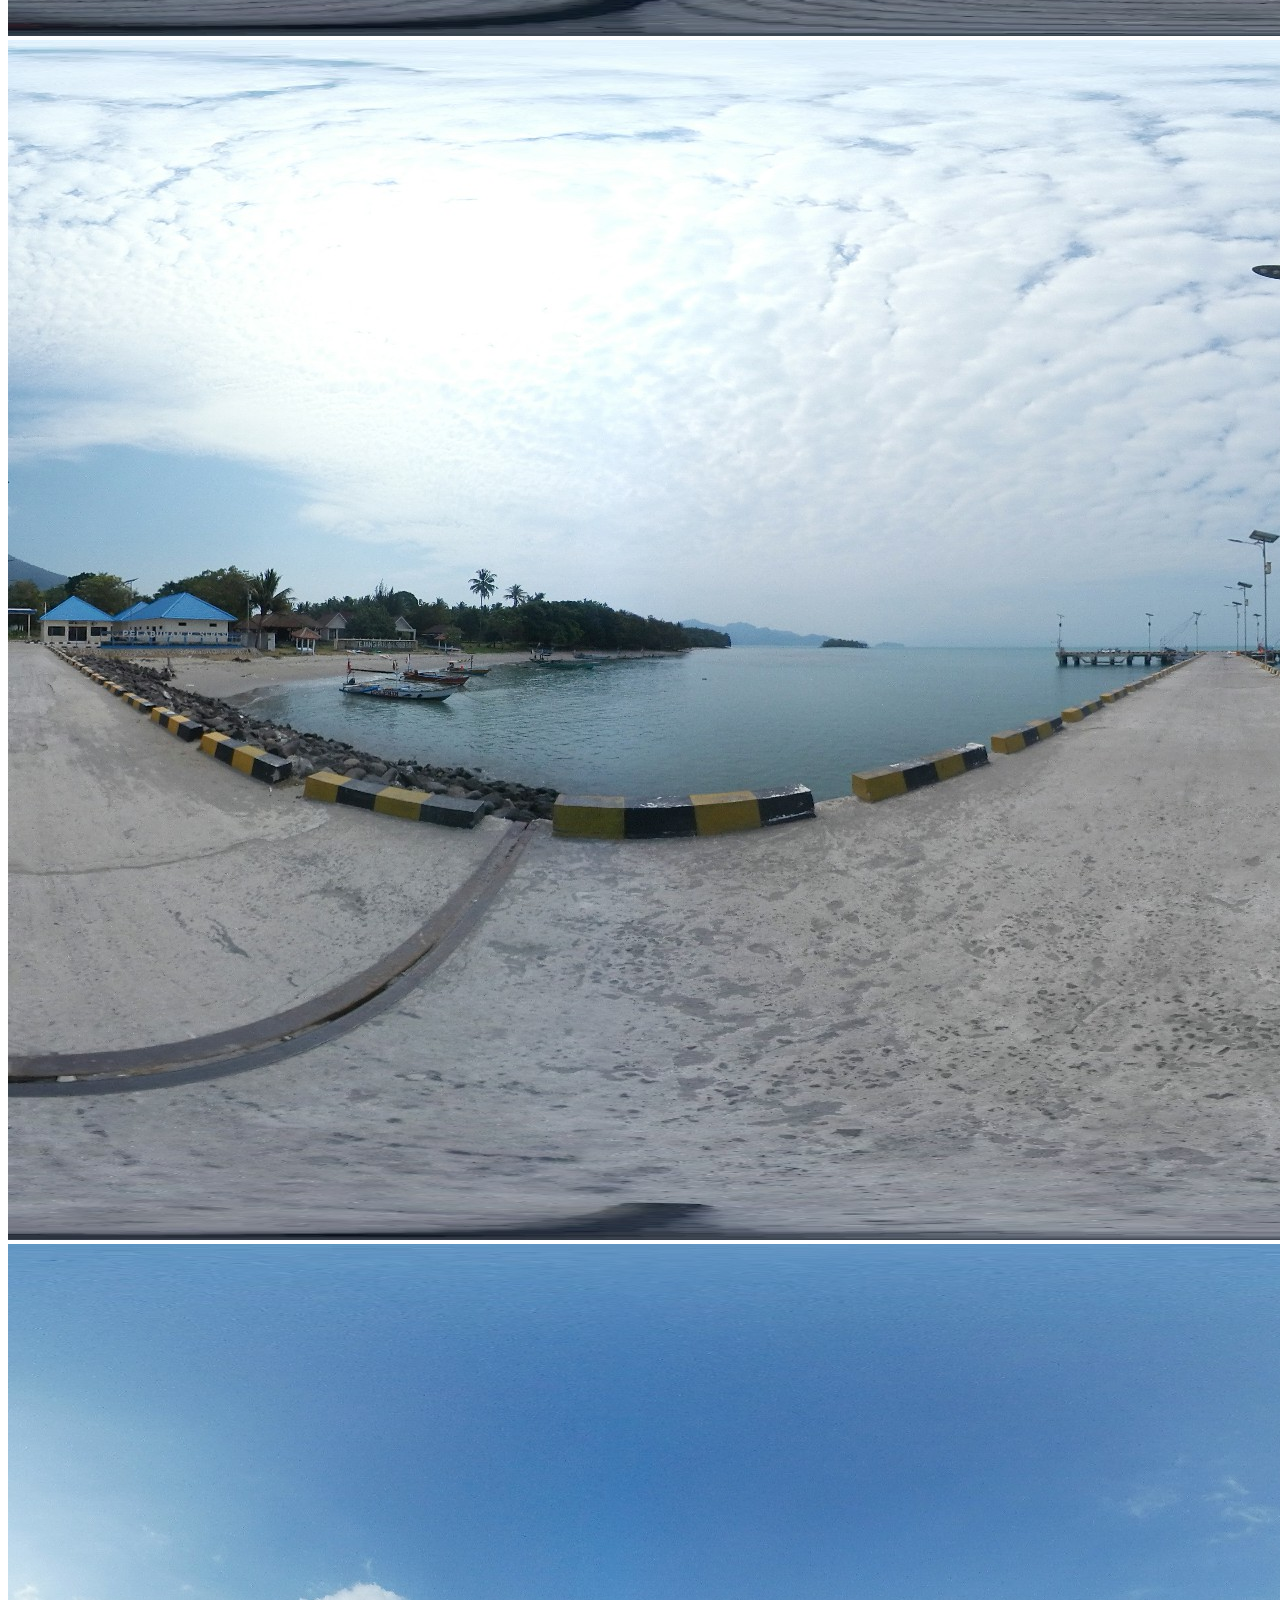
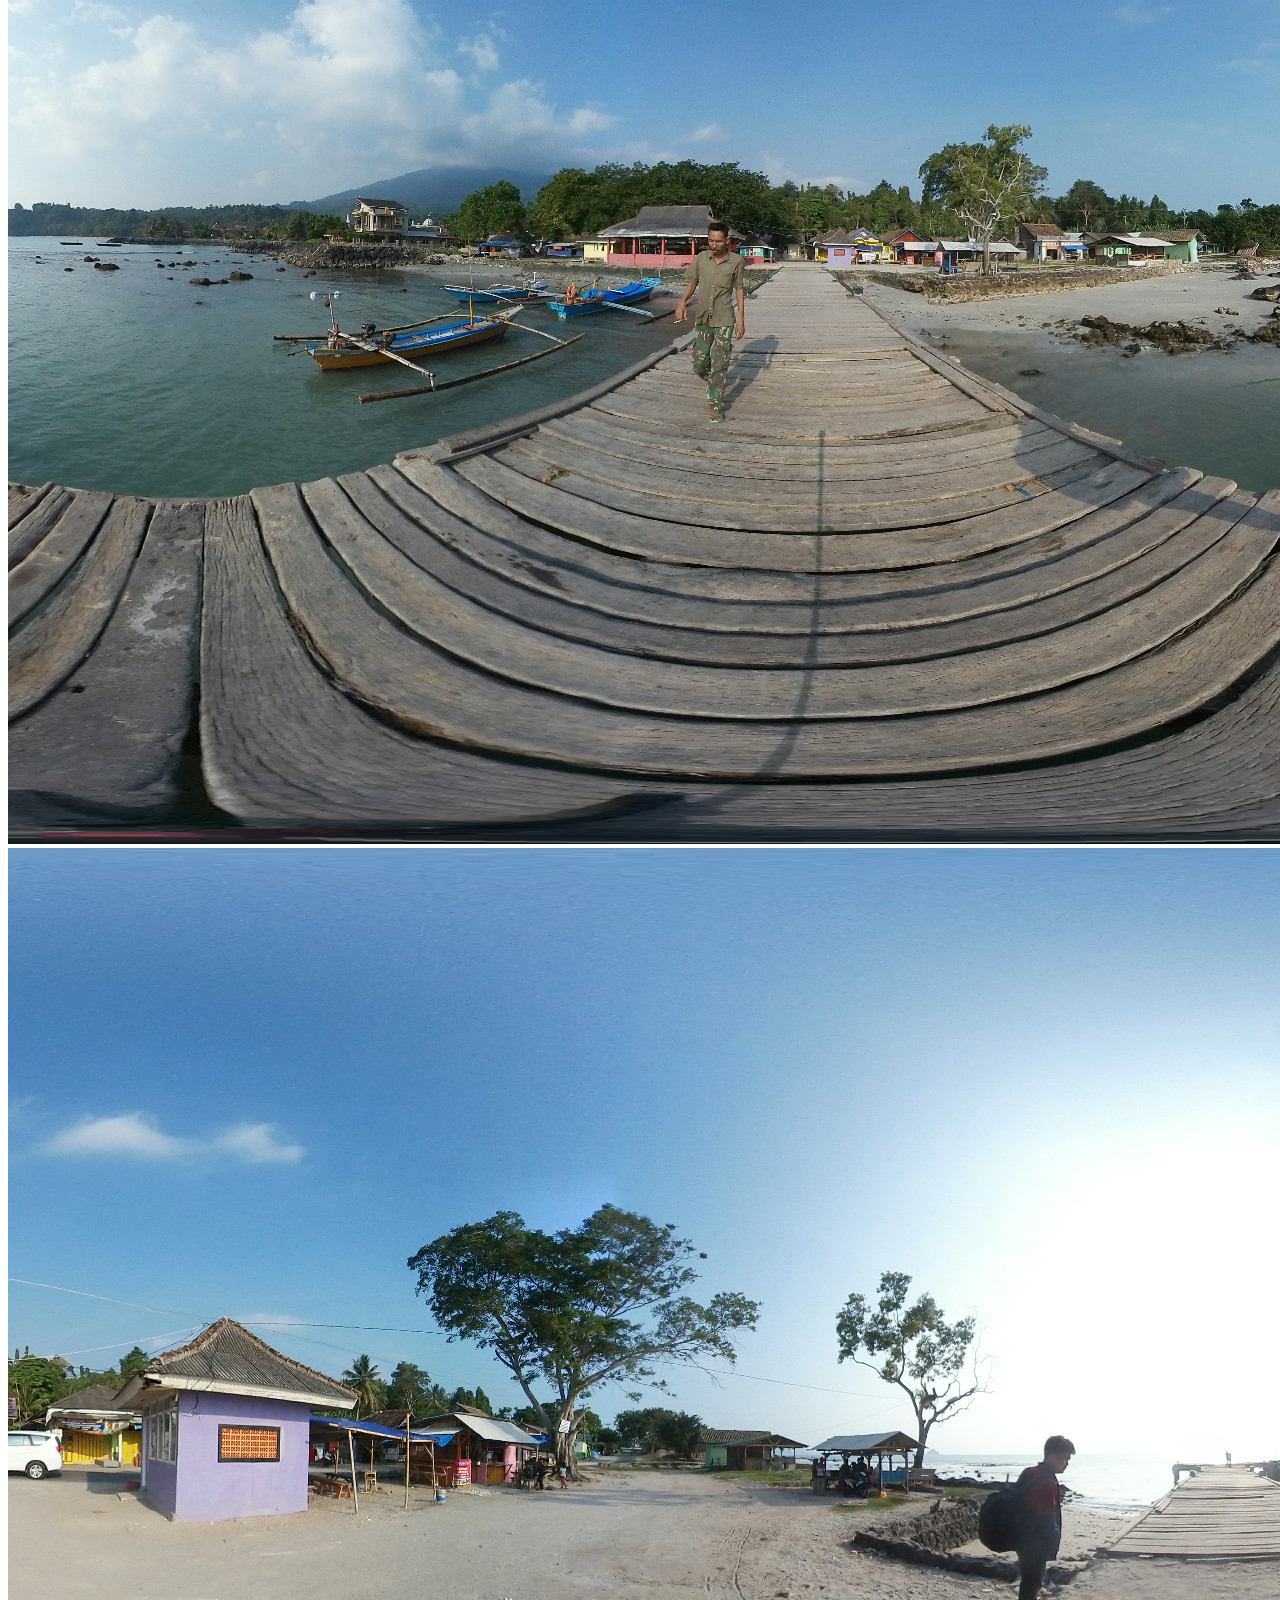
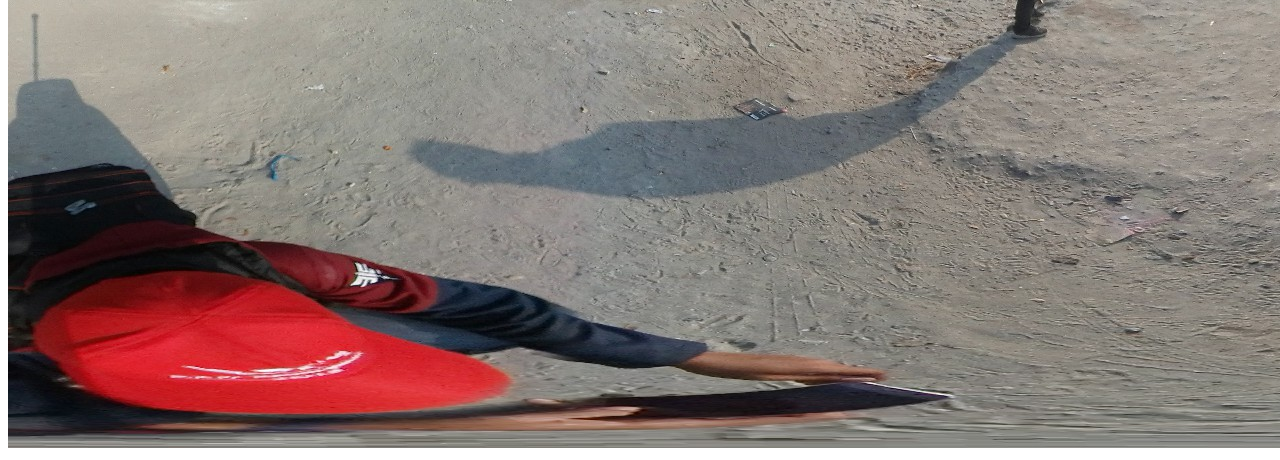
<file: vr/index2.html>
<!DOCTYPE html>
<html lang="en">

<head>
    <meta charset="utf-8" />
    <meta name="viewport" content="initial-scale=1.0,user-scalable=no,maximum-scale=1,width=device-width">
    <title>Krakatoa Virtual Reality Tour</title>
    <script src="./js/aframe/aframe.min.js"></script>
    <script src="./js/aframe/aframe-event-set-component.min.js"></script>
    <script src="./js/aframe/aframe-layout-component.min.js"></script>
    <script src="./js/aframe/aframe-template-component.min.js"></script>
    <script src="./js/aframe/aframe-proxy-event-component.min.js"></script>
</head>

<body>
    <a-scene>
        <a-assets>
            <audio id="click-sound" crossorigin="anonymous" src="./audio/click.ogg"></audio>
            <img id="krakatoa-01" crossorigin="anonymous" src="./assets/SAM_103_0636.jpg">
            <img id="krakatoa-02" crossorigin="anonymous" src="./assets/SAM_103_0606.jpg">
            <img id="krakatoa-03" crossorigin="anonymous" src="./assets/SAM_103_0610.jpg">
            <img id="krakatoa-04" crossorigin="anonymous" src="./assets/SAM_103_0615.jpg">
            <img id="krakatoa-05" crossorigin="anonymous" src="./assets/SAM_103_0626.jpg">
            <img id="krakatoa-06" crossorigin="anonymous" src="./assets/SAM_103_0629.jpg">
            <img id="krakatoa-07" crossorigin="anonymous" src="./assets/SAM_103_0632.jpg">
            <img id="dermaga-sebesi-01" crossorigin="anonymous" src="./assets/SAM_103_0681.jpg">
            <img id="dermaga-sebesi-02" crossorigin="anonymous" src="./assets/SAM_103_0686.jpg">
            <img id="dermaga-canti-01" crossorigin="anonymous" src="./assets/SAM_103_0691.jpg">
            <img id="dermaga-canti-02" crossorigin="anonymous" src="./assets/SAM_103_0699.jpg">



            <!-- Image link template to be reused. -->
            <script id="link" type="text/html">
                <a-entity class="link" geometry="primitive: sphere; radius: 0.5; rotation: 90 0 90"
                    material="shader: flat; src: ${thumb}" 
                    animation__mouseenter="property: scale; to: 1.2 1.2 1.2; startEvents: mouseenter;dur:100"
                    animation__mouseleave="property: scale; to: 1 1 1; startEvents: mouseleave;dur:100"
                    event-set__click="_target: #image-360; _delay: 300; material.src: ${src}"
                    proxy-event="event: click; to: #image-360; as: fade"
                    sound="on: click; src: #click-sound">
                </a-entity>
            </script>
        </a-assets>

        <!-- Camera + cursor. -->
        <a-entity id="camera" camera look-controls user-height="0" wasd-controls-enabled="false" position="0 0 0">
            <a-cursor id="cursor" position="0 0 --5" geometry="primitive: circle; radius: 0.03;"
                material="color: black; shader: flat" cursor="fuse: true; fuseTimeout: 2000;"
                animation__click="property: scale; from: 0.5 0.5 0.5; to: 1 1 1;startEvents: click; dur: 150;easing:easeInQuad;"
                animation__fusing="property: scale; from: 1 1 1; to: 0.5 0.5 0.5;startEvents: fusing; dur: 1000;easing:easeInQuad;"
                animation__mouseenter="property: components.material.material.color; type: color; to: springgreen; startEvents: mouseenter;dur:0"
                animation__mouseleave="property: components.material.material.color; type: color; to: black; startEvents: mouseleave;dur:0" 
                raycaster="objects: .link"></a-cursor>
        </a-entity>
        <!-- 360-degree image. -->
        <a-sky id="image-360" src="krakatoa-01" radius="30"
            animation__fade="property: components.material.material.color; type: color; from: #FFF; to: #000; dur: 300; startEvents: fade"
            animation__fadeback="property: components.material.material.color; type: color; from: #000; to: #FFF; dur: 300; startEvents: animationcomplete__fade">
        </a-sky>

        <!-- Image links. -->
        <a-text value="Krakatoa" position="-5 -4 0.5" rotation="0 90 0"></a-text>
        <a-entity id="links" layout="type: line; margin: 1.5" position="-5 -3 1.5" rotation="-90 90 0">
            <a-entity template="src: #link" data-src="#krakatoa-01" data-thumb="#krakatoa-01"></a-entity>
            <a-entity template="src: #link" data-src="#krakatoa-02" data-thumb="#krakatoa-02"></a-entity>
            <a-entity template="src: #link" data-src="#krakatoa-03" data-thumb="#krakatoa-03"></a-entity>
        </a-entity>
        <a-text value="Krakatoa" position="0 -4 -5" rotation="0 0 0"></a-text>
        <a-entity id="links" layout="type: line; margin: 1.5" position="-2 -3 -5" rotation="-90 0 0">
            <a-entity template="src: #link" data-src="#krakatoa-04" data-thumb="#krakatoa-04"></a-entity>
            <a-entity template="src: #link" data-src="#krakatoa-05" data-thumb="#krakatoa-05"></a-entity>
            <a-entity template="src: #link" data-src="#krakatoa-06" data-thumb="#krakatoa-06"></a-entity>
            <a-entity template="src: #link" data-src="#krakatoa-07" data-thumb="#krakatoa-07"></a-entity>
        </a-entity>
        <a-text value="Sebesi Port" position="5 -4 -0.5" rotation="0 -90 0"></a-text>
        <a-entity id="links" layout="type: line; margin: 1.5" position="5 -3 -0" rotation="-90 -90 0">
            <a-entity template="src: #link" data-src="#dermaga-sebesi-01" data-thumb="#dermaga-sebesi-01"></a-entity>
            <a-entity template="src: #link" data-src="#dermaga-sebesi-02" data-thumb="#dermaga-sebesi-02"></a-entity>
        </a-entity>
        <a-text value="Canti Port" position="0 -4 5" rotation="0 180 0"></a-text>
        <a-entity id="links" layout="type: line; margin: 1.5" position="0 -3 5" rotation="-90 180 0">
            <a-entity template="src: #link" data-src="#dermaga-canti-01" data-thumb="#dermaga-canti-01"></a-entity>
            <a-entity template="src: #link" data-src="#dermaga-canti-02" data-thumb="#dermaga-canti-02"></a-entity>
        </a-entity>

    </a-scene>
</body>

</html>
</file>
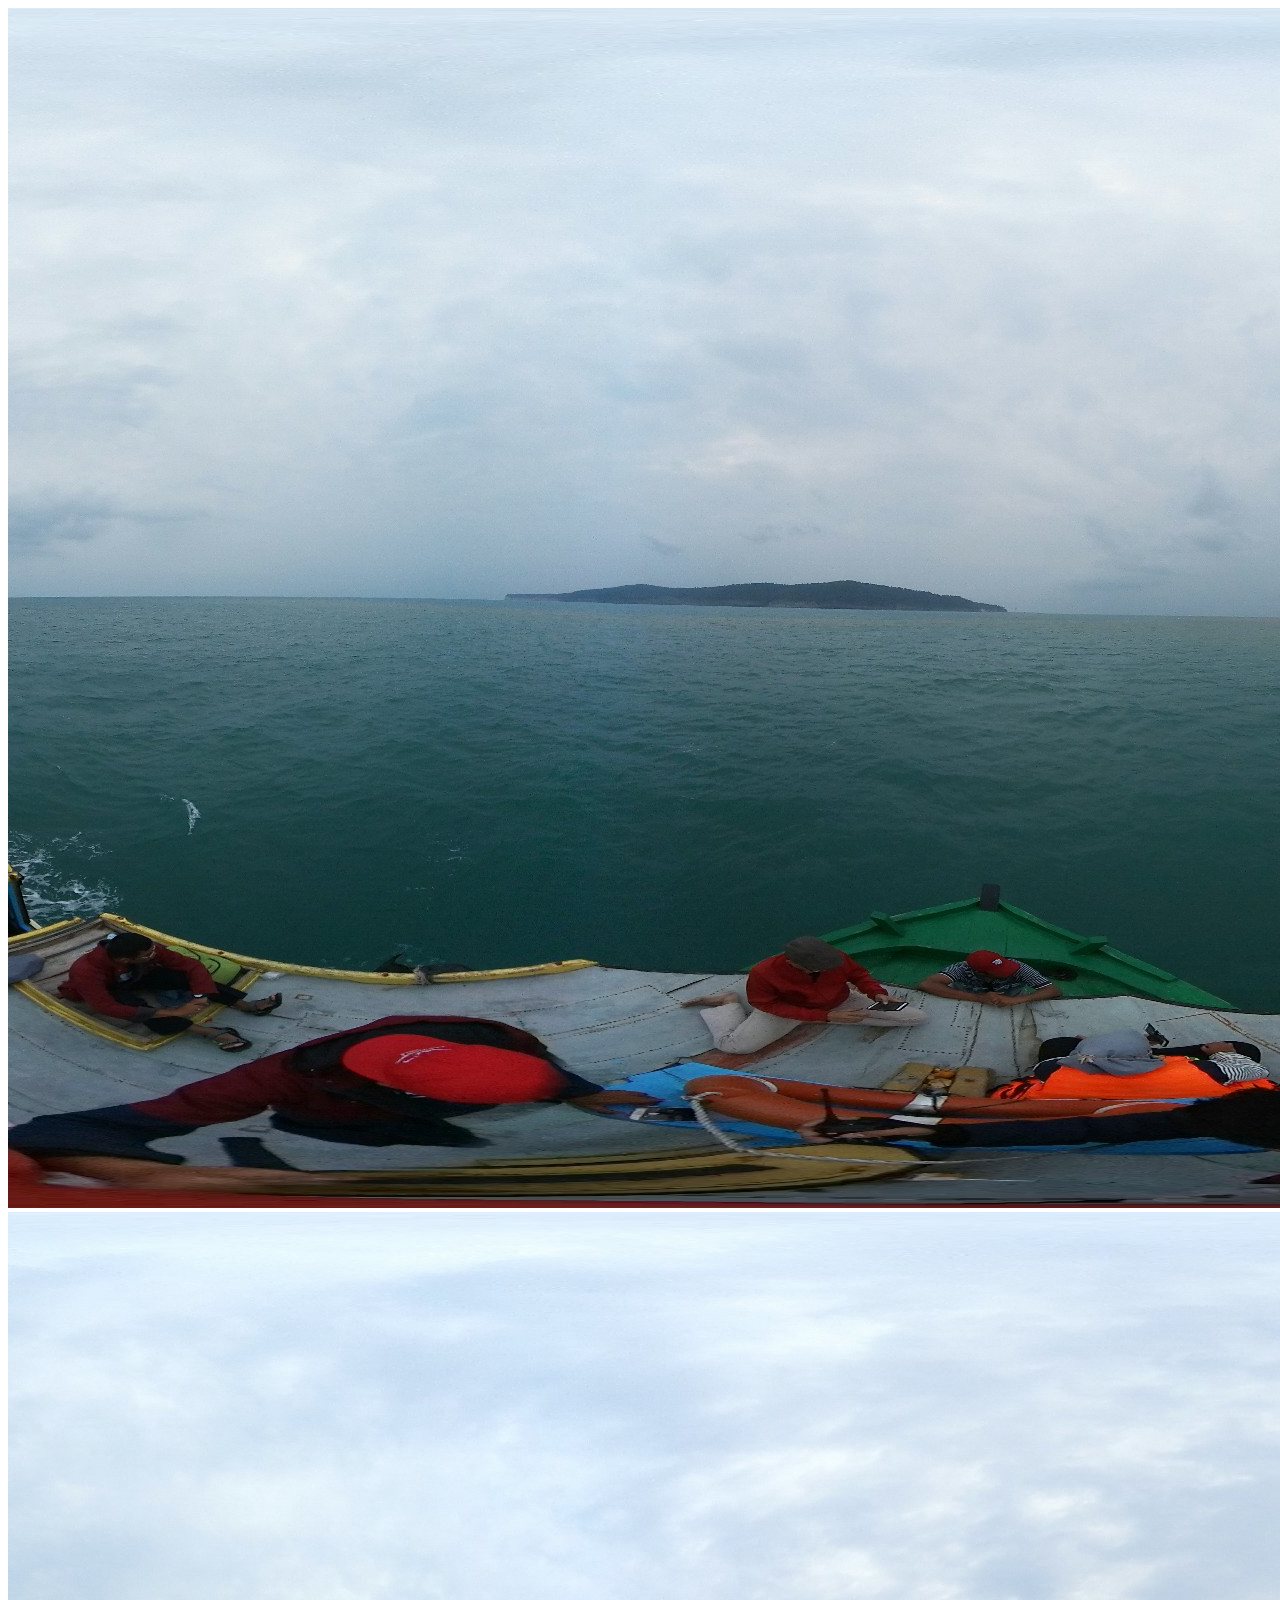
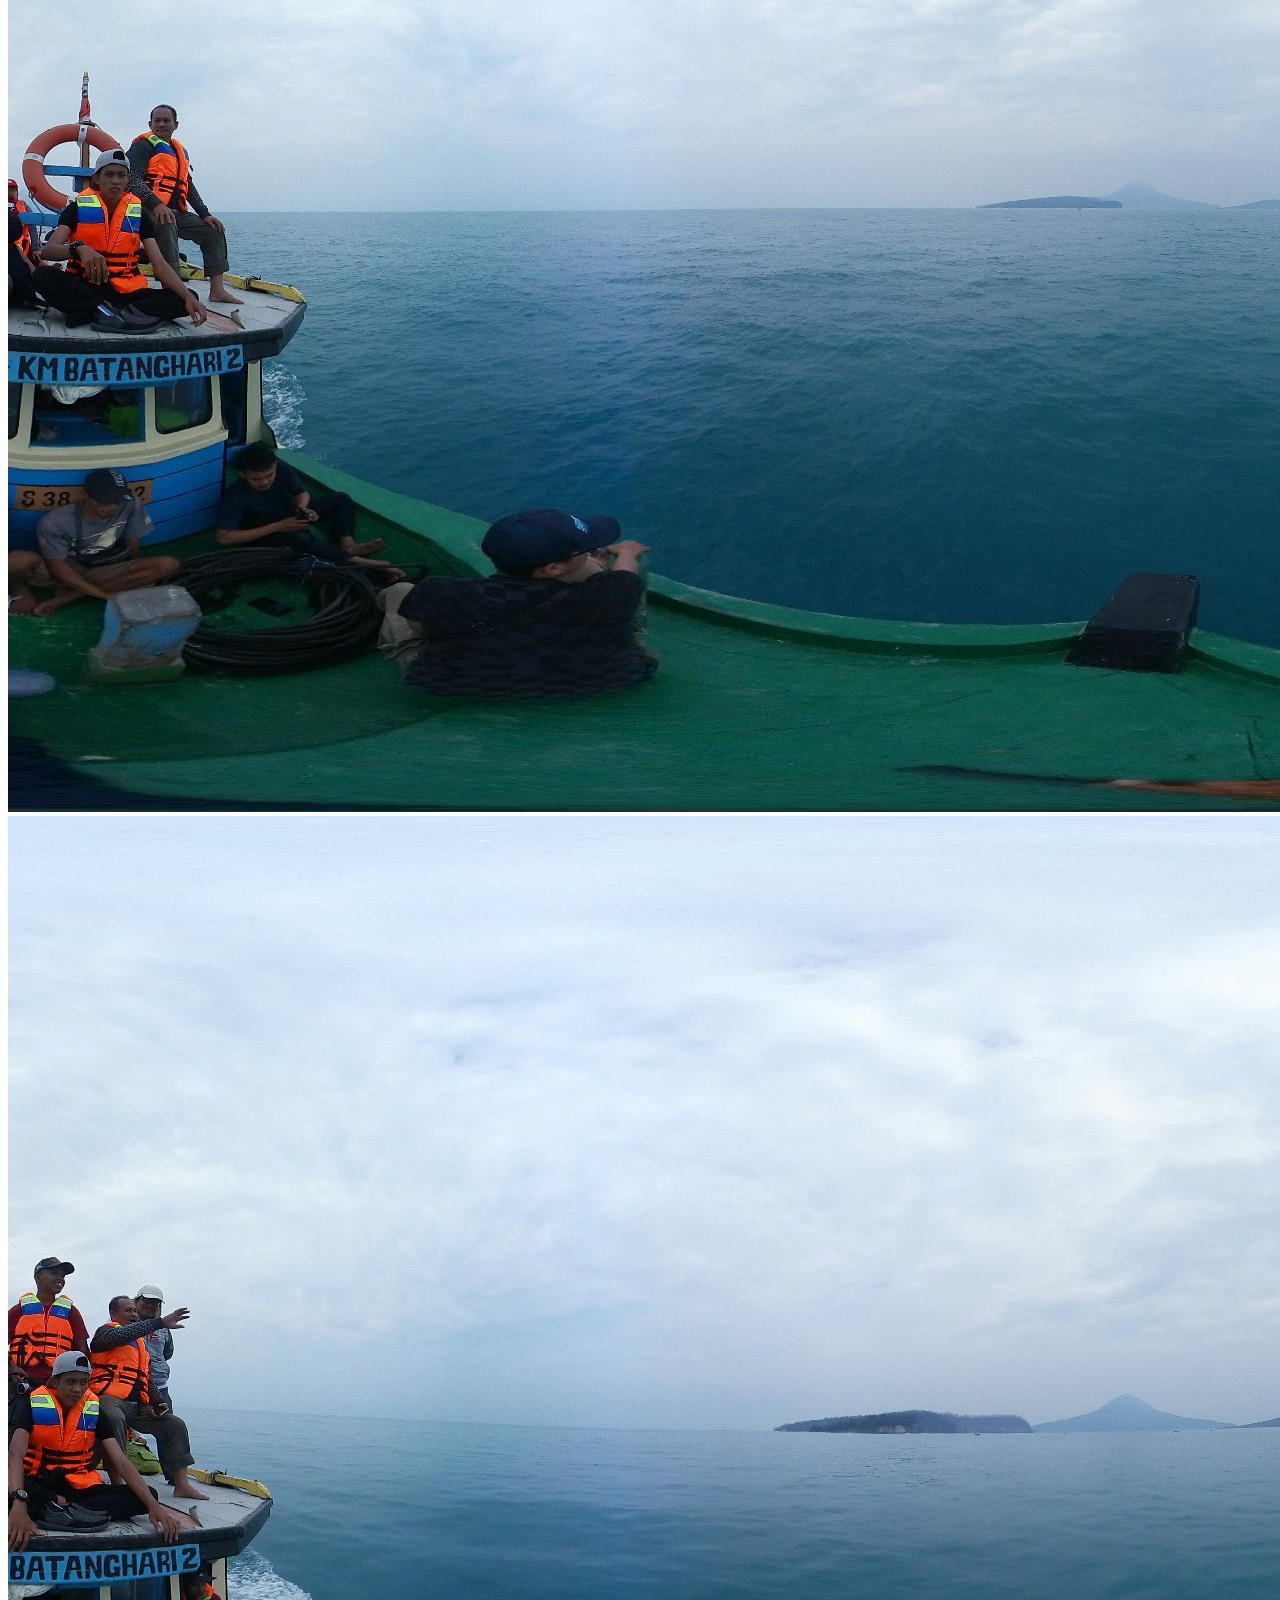
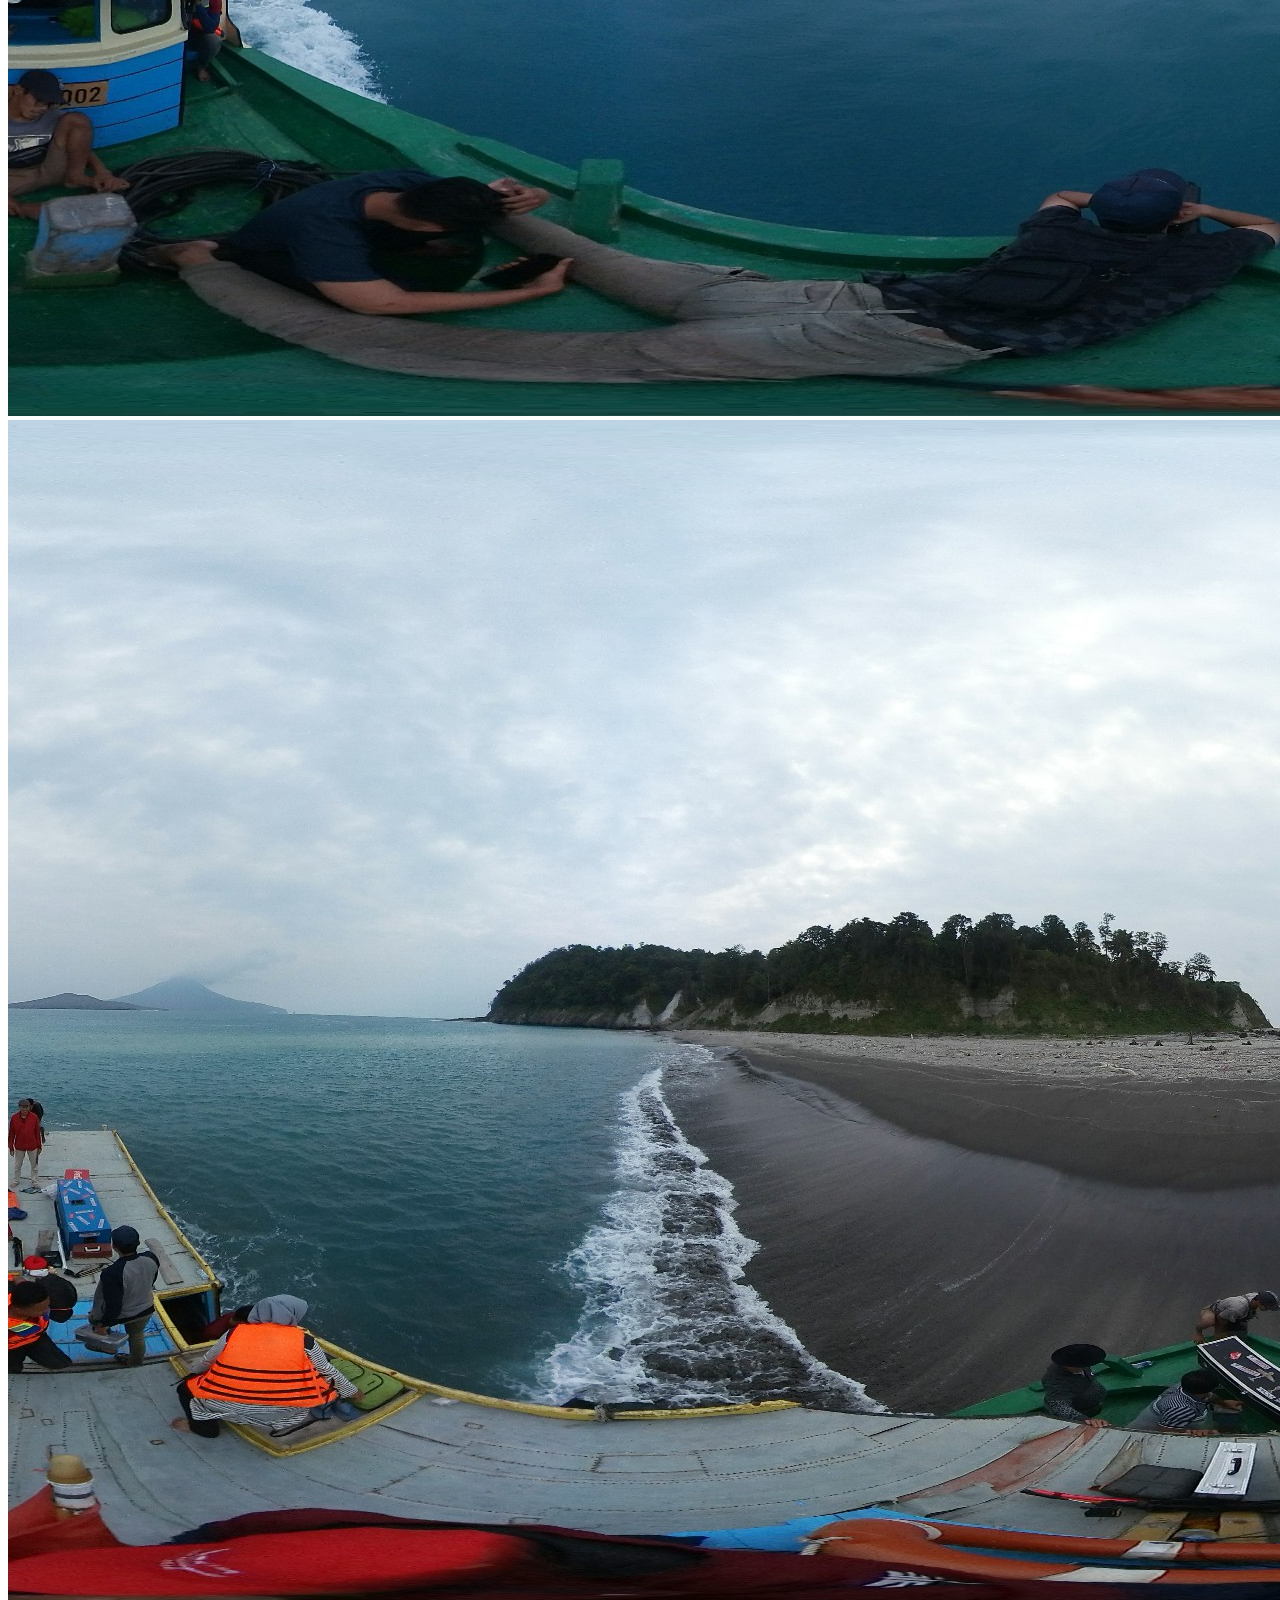
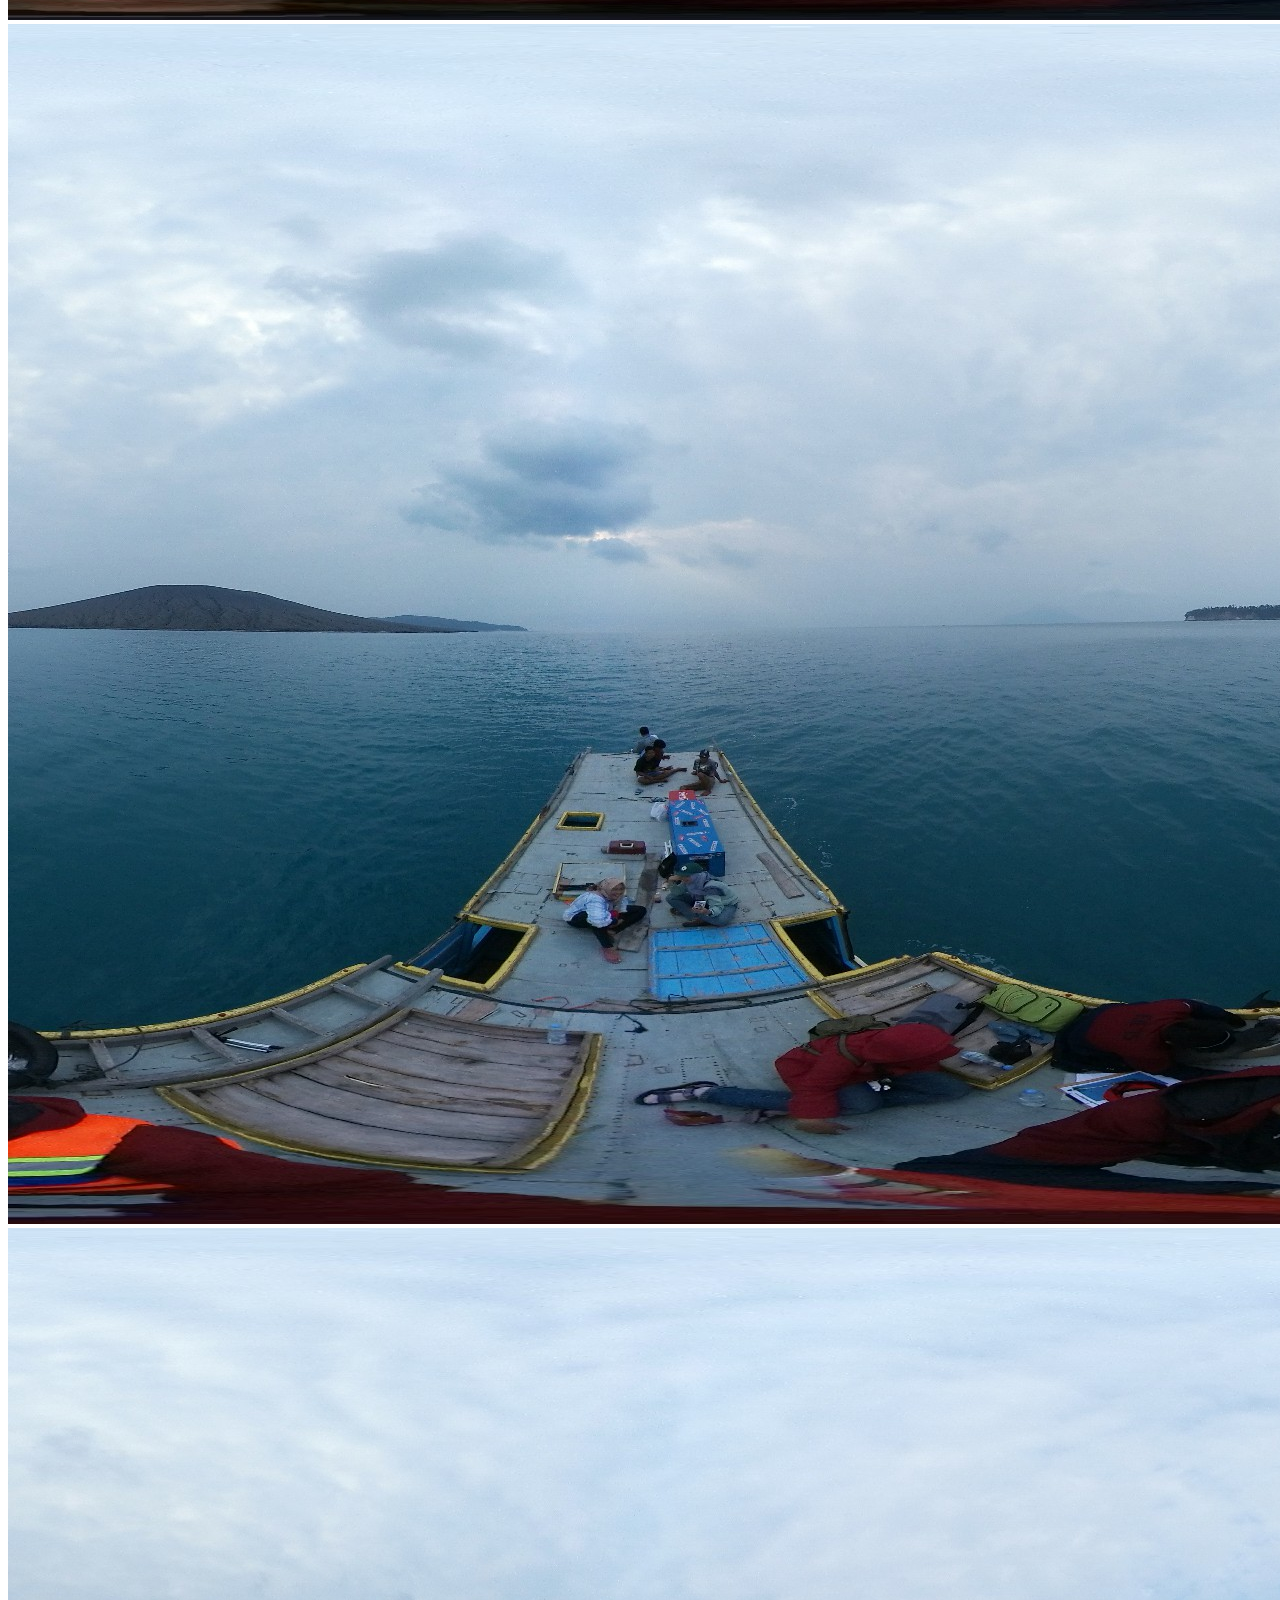
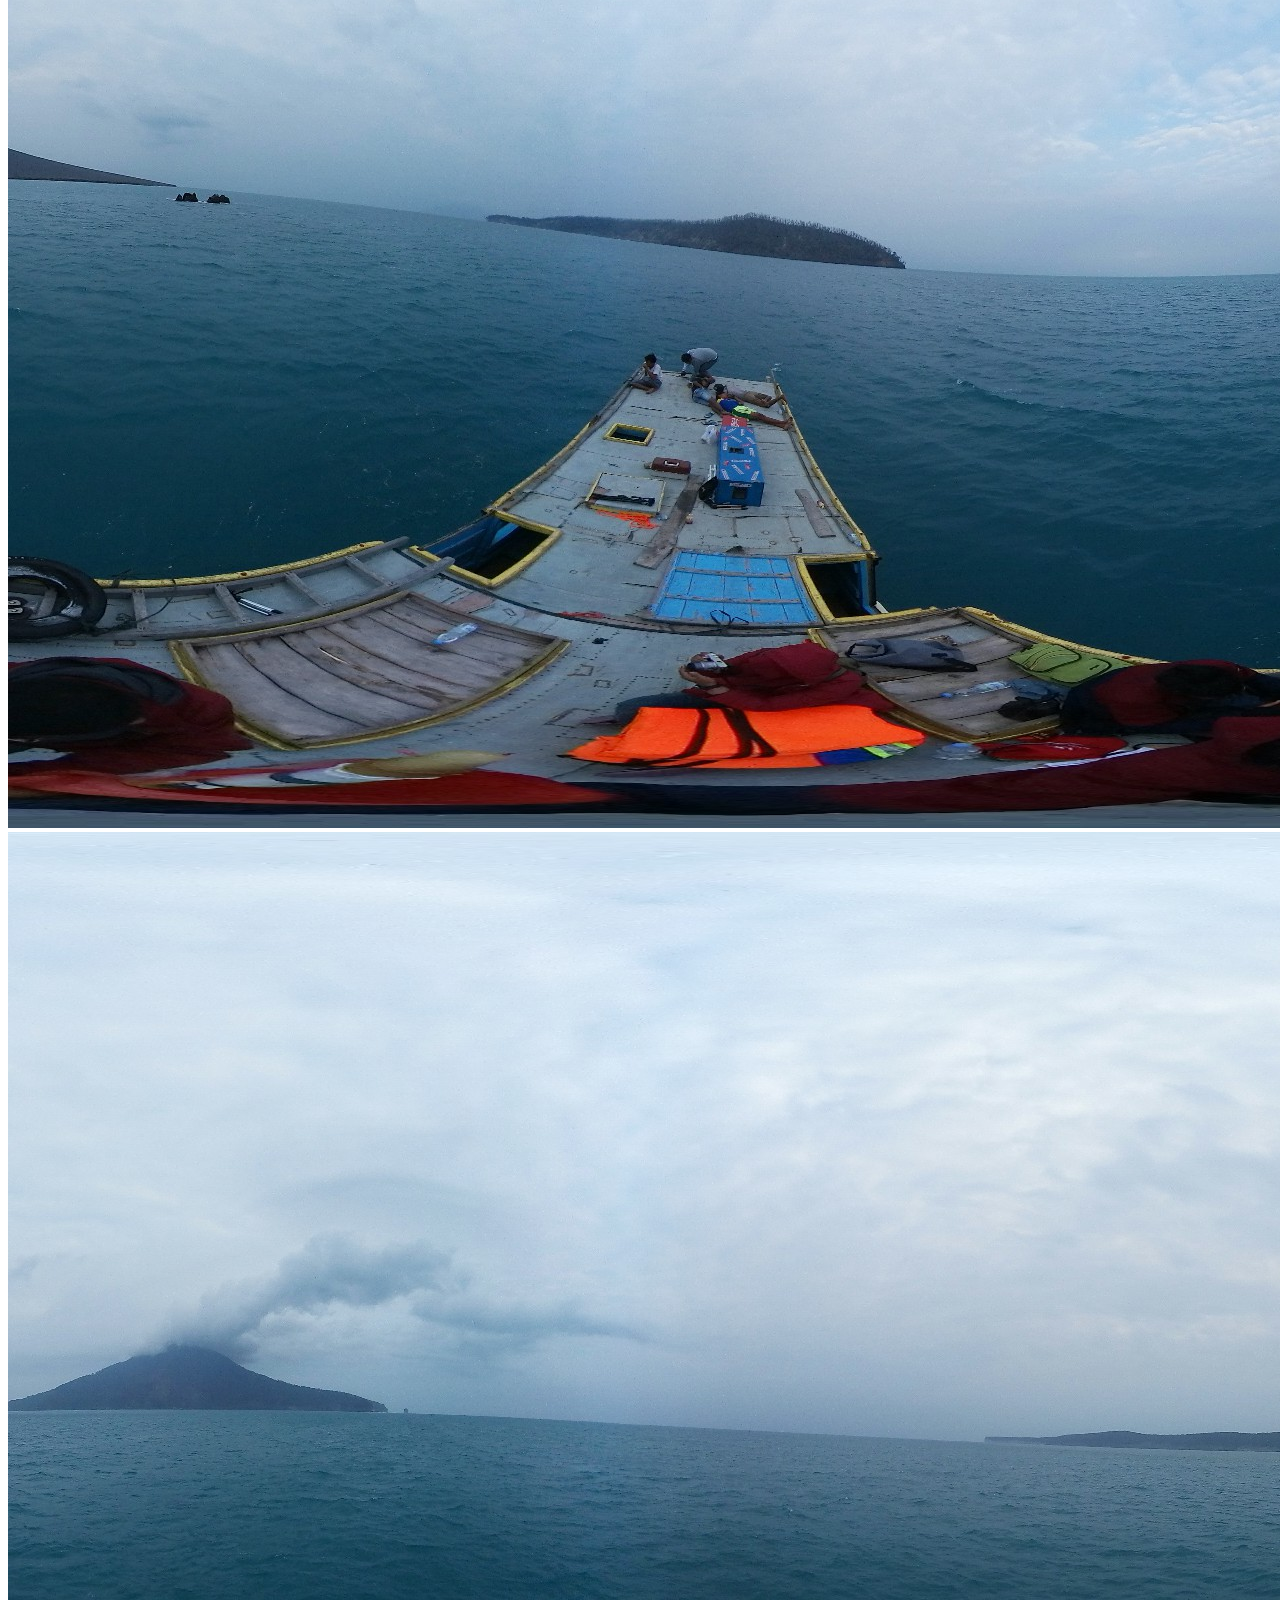
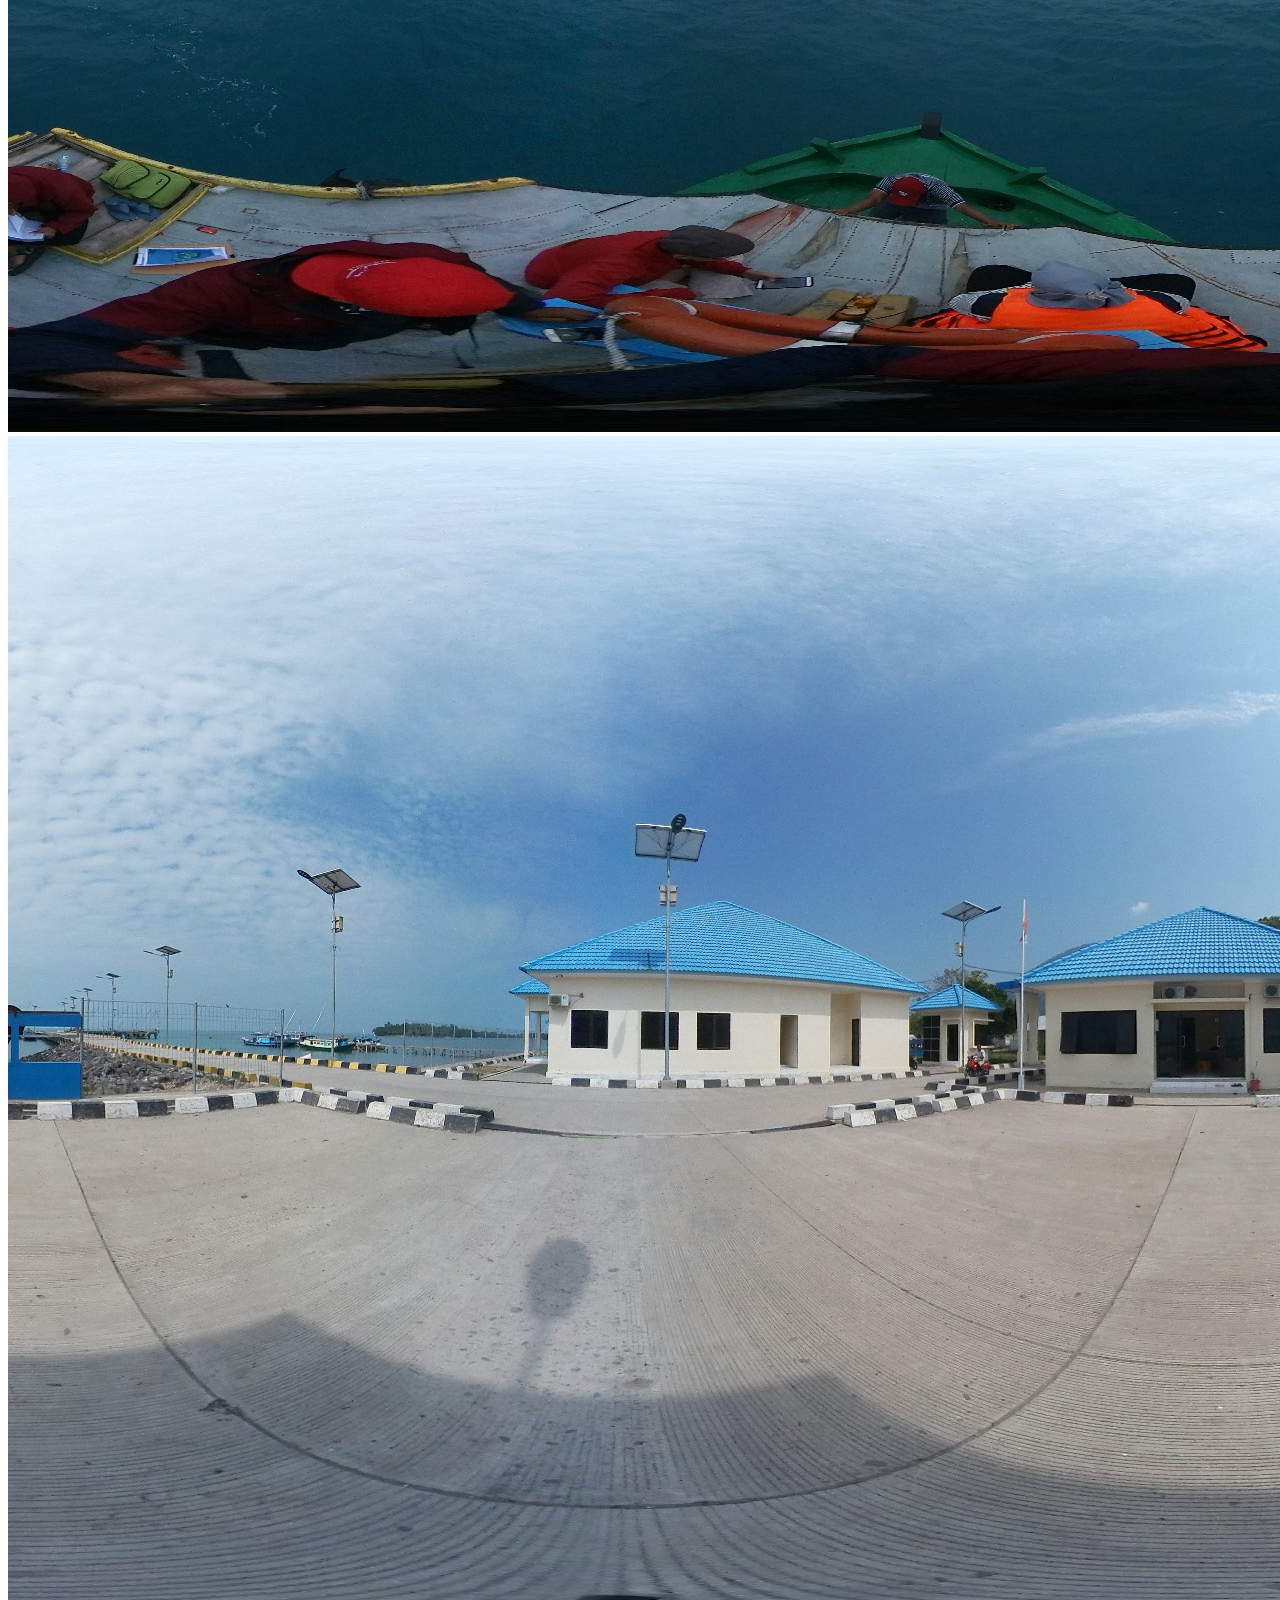
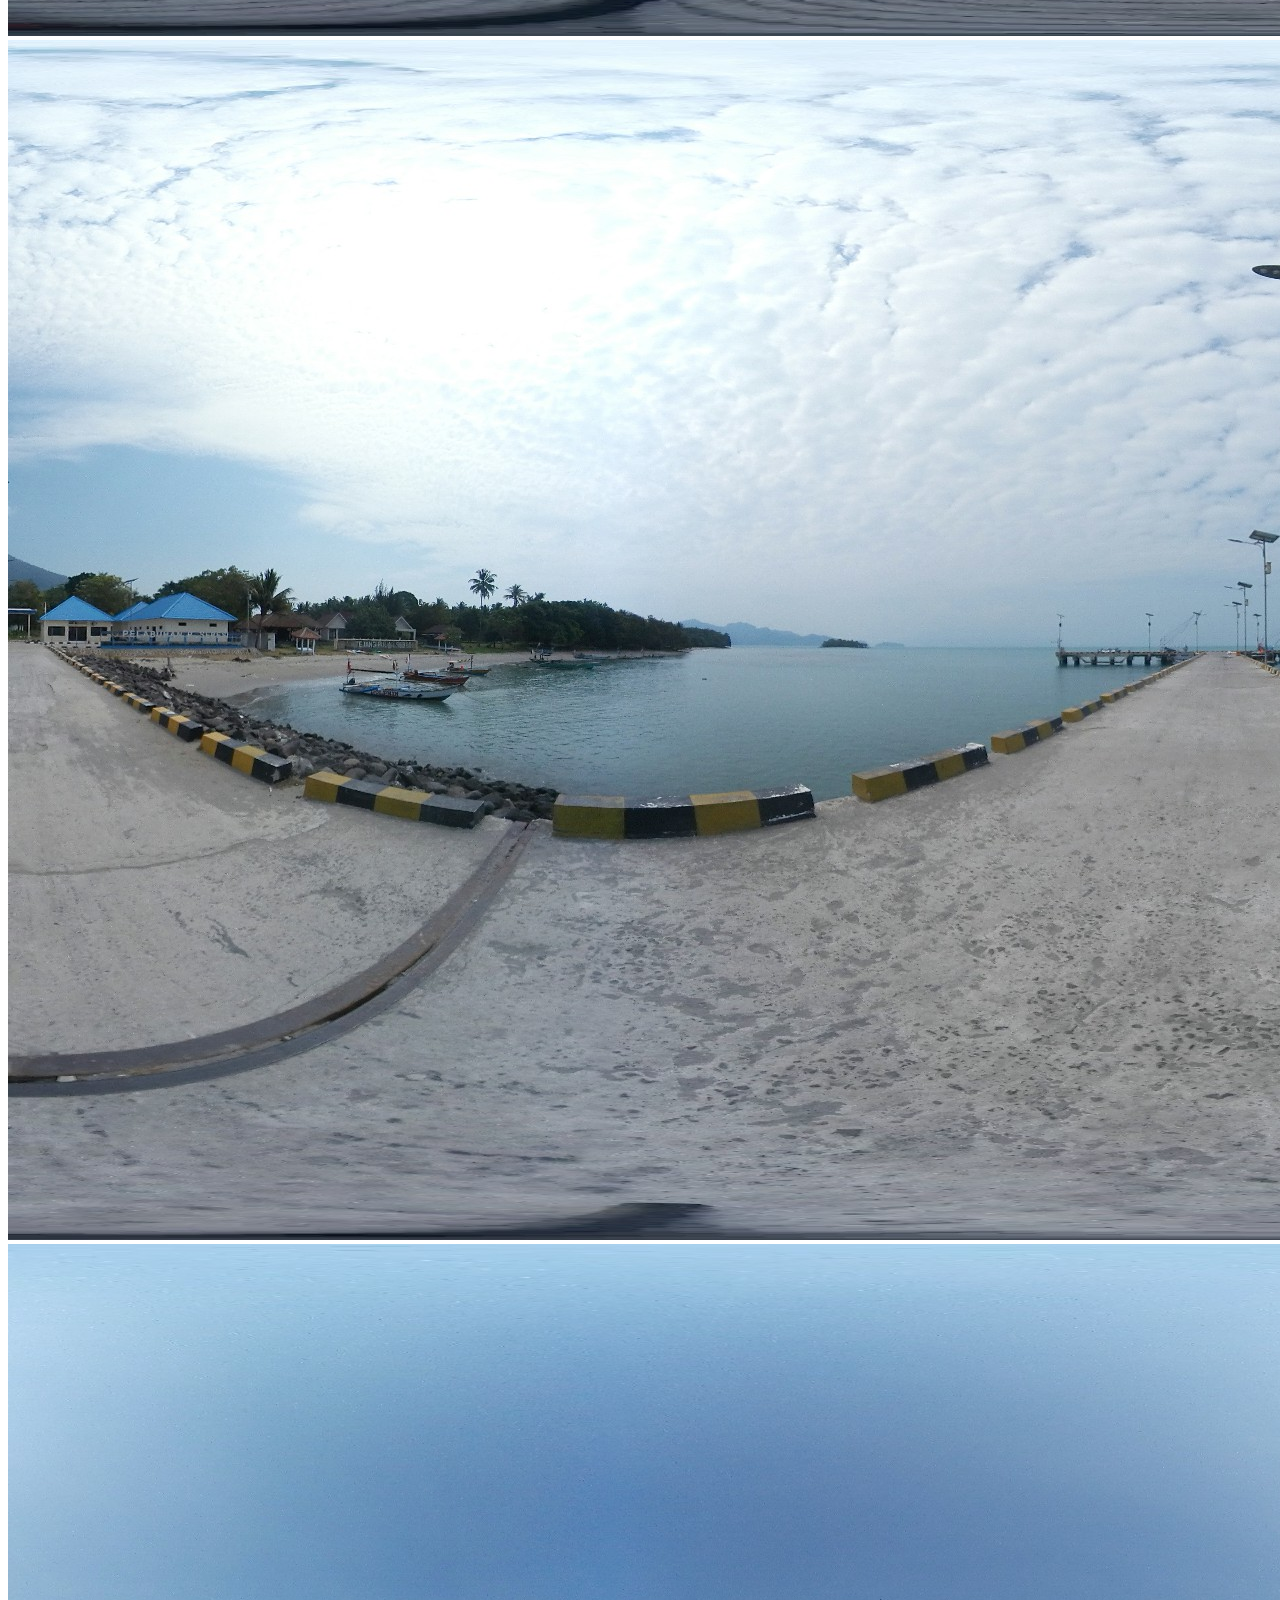
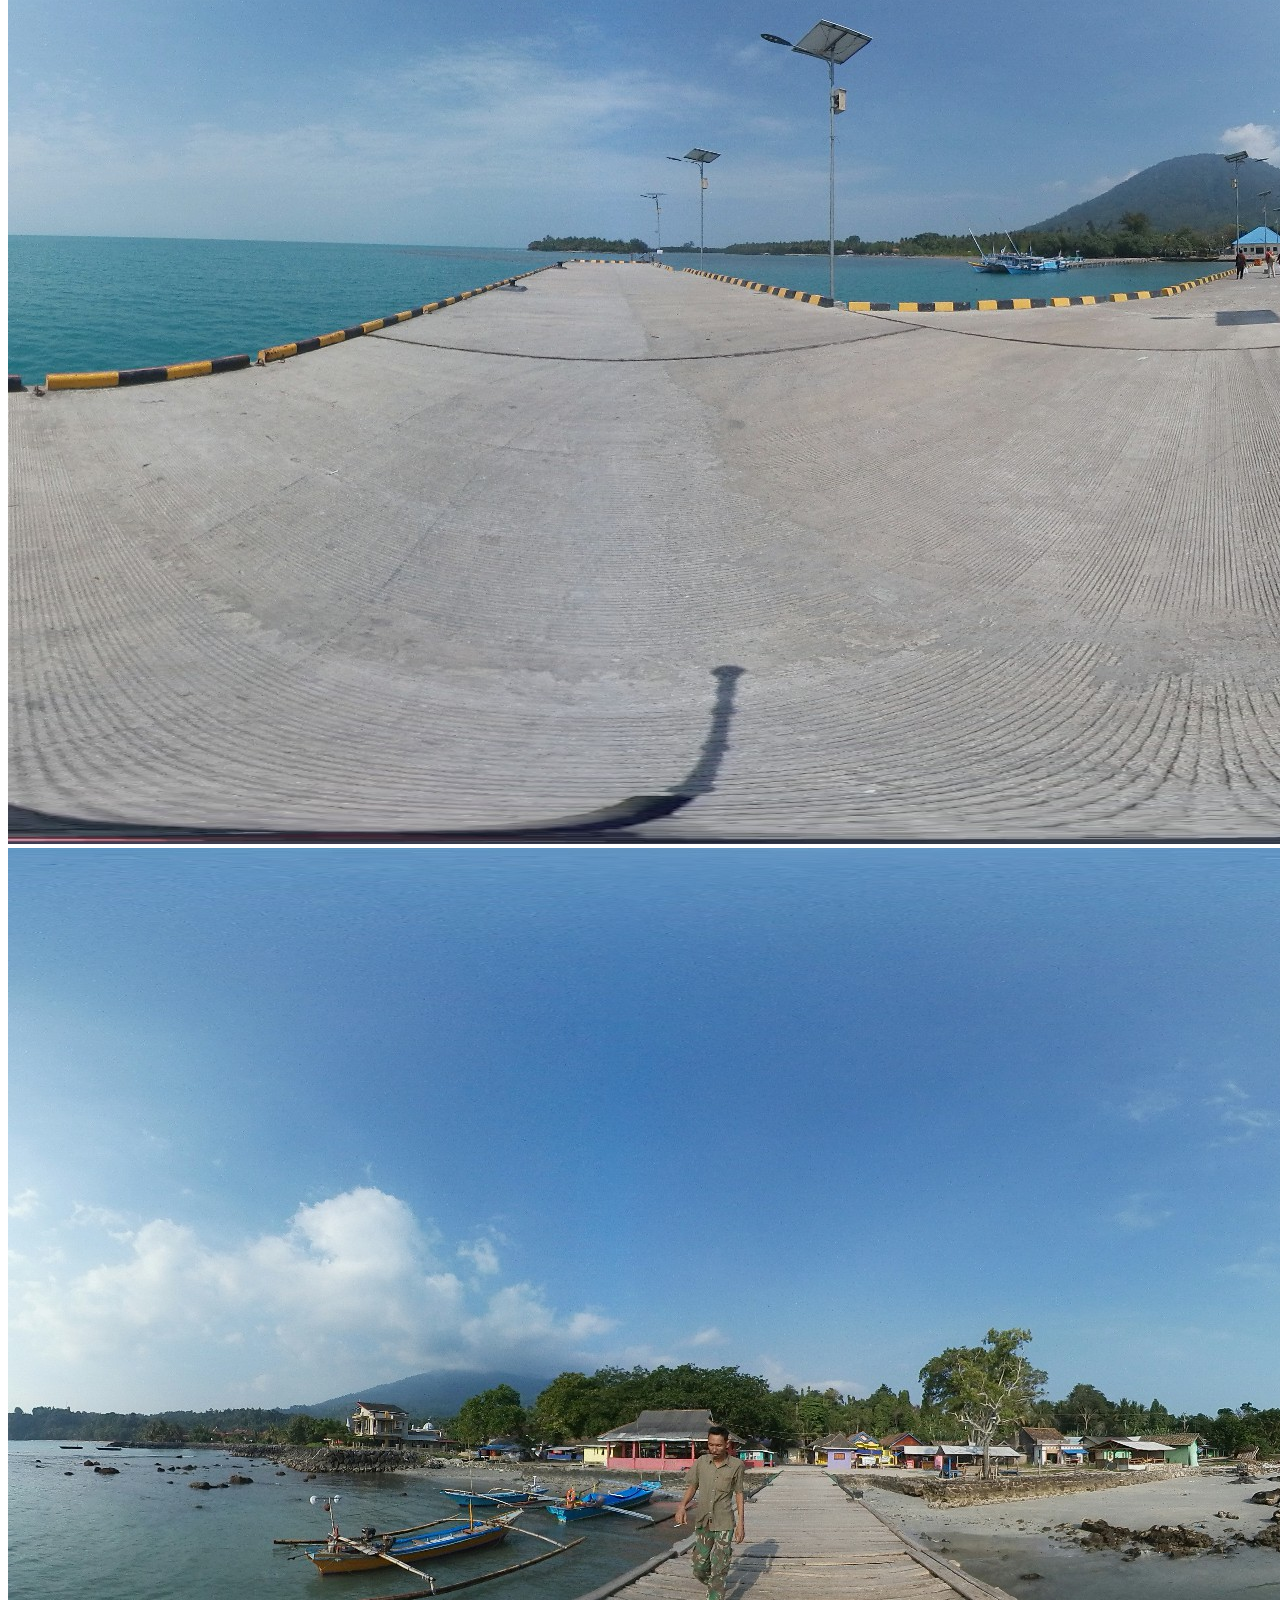
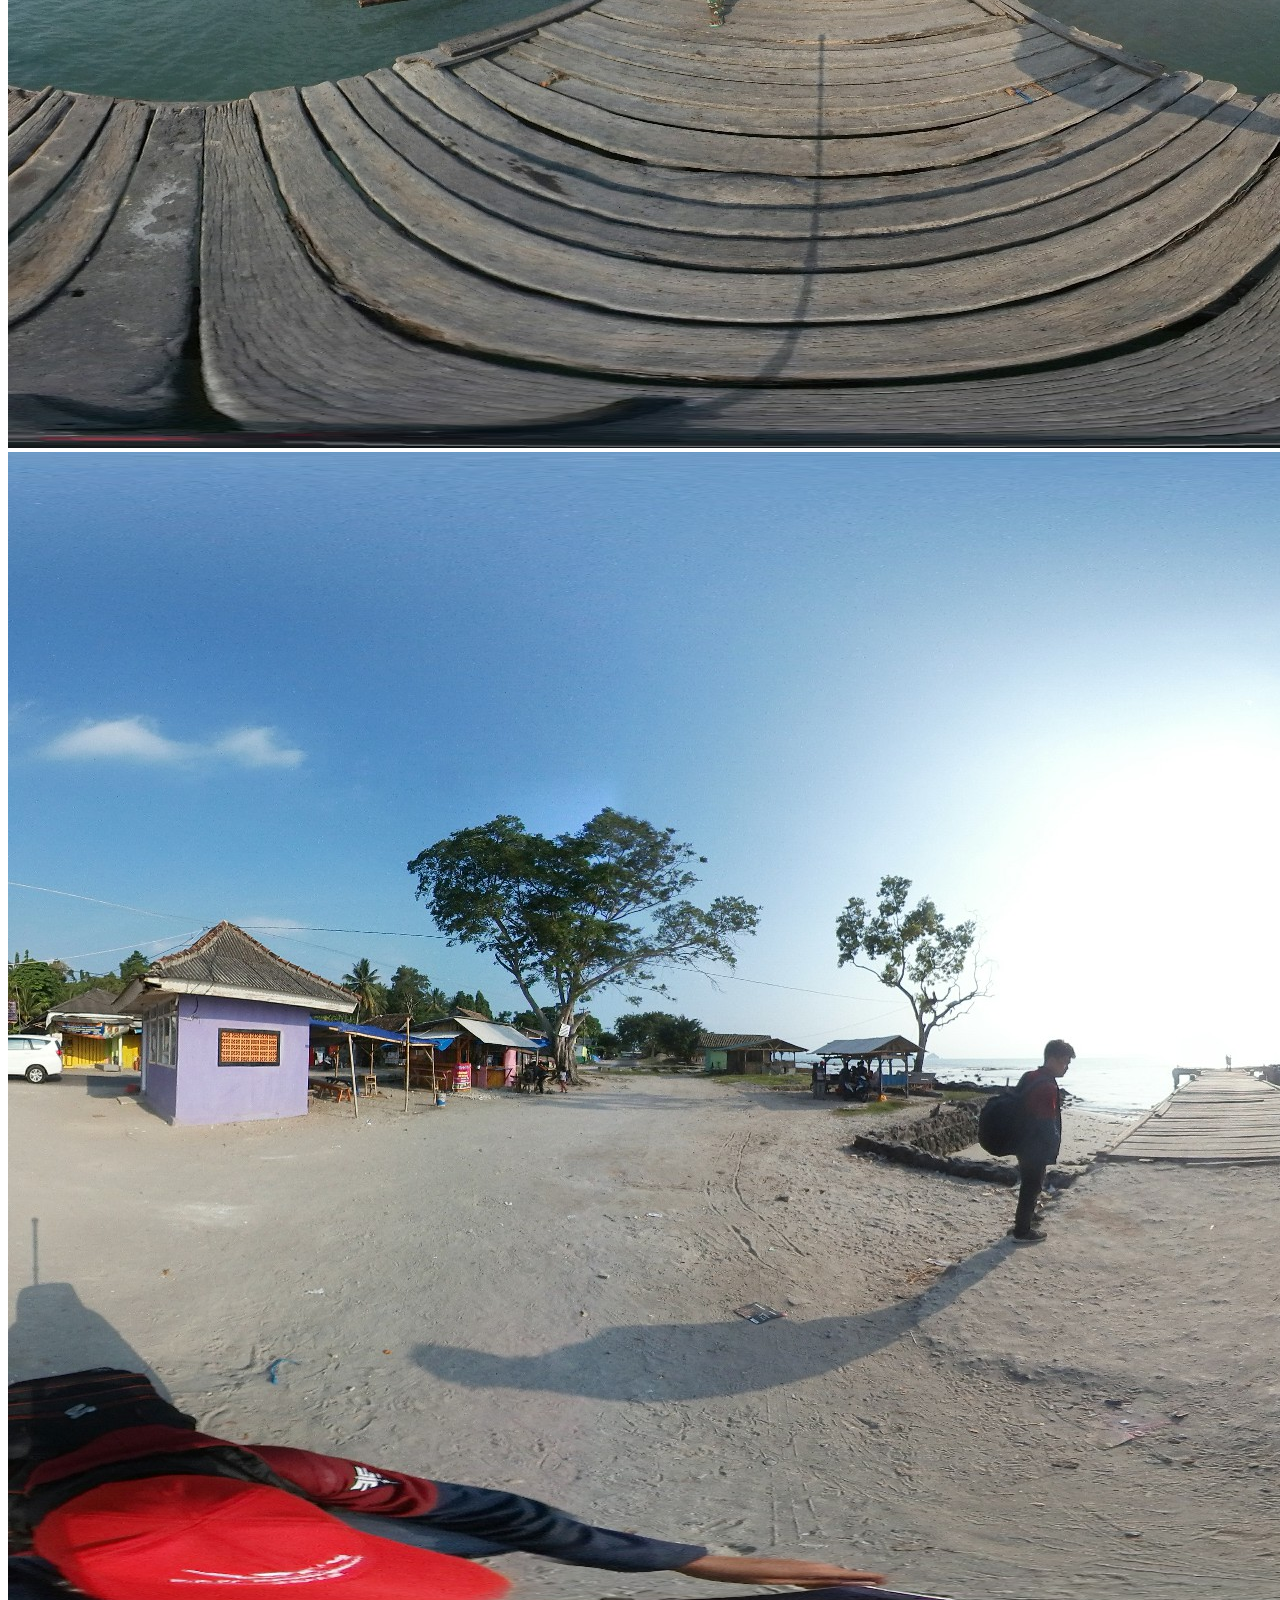
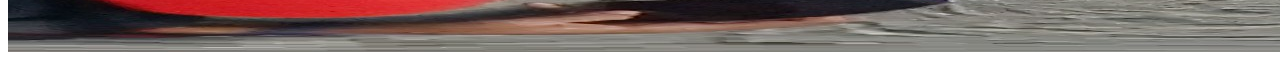
<file: vr/index3.html>
<!DOCTYPE html>
<html lang="en">

<head>
    <meta charset="utf-8" />
    <meta name="viewport" content="initial-scale=1.0,user-scalable=no,maximum-scale=1,width=device-width">
    <title>Krakatoa Virtual Reality Tour</title>
    <script src="./js/aframe/aframe.min.js"></script>
    <script src="./js/aframe/aframe-event-set-component.min.js"></script>
    <script src="./js/aframe/aframe-layout-component.min.js"></script>
    <script src="./js/aframe/aframe-template-component.min.js"></script>
    <script src="./js/aframe/aframe-proxy-event-component.min.js"></script>
</head>

<body>
    <a-scene>
        <a-assets>
            <audio id="click-sound" crossorigin="anonymous" src="./audio/click.ogg"></audio>
            <img id="krakatoa-01" crossorigin="anonymous" src="./assets/SAM_103_0636.jpg">
            <img id="krakatoa-02" crossorigin="anonymous" src="./assets/SAM_103_0606.jpg">
            <img id="krakatoa-03" crossorigin="anonymous" src="./assets/SAM_103_0610.jpg">
            <img id="krakatoa-04" crossorigin="anonymous" src="./assets/SAM_103_0615.jpg">
            <img id="krakatoa-05" crossorigin="anonymous" src="./assets/SAM_103_0626.jpg">
            <img id="krakatoa-06" crossorigin="anonymous" src="./assets/SAM_103_0629.jpg">
            <img id="krakatoa-07" crossorigin="anonymous" src="./assets/SAM_103_0632.jpg">
            <img id="dermaga-sebesi-01" crossorigin="anonymous" src="./assets/SAM_103_0681.jpg">
            <img id="dermaga-sebesi-02" crossorigin="anonymous" src="./assets/SAM_103_0686.jpg">
            <img id="dermaga-sebesi-03" crossorigin="anonymous" src="./assets/SAM_103_0597.jpg">
            <img id="dermaga-canti-01" crossorigin="anonymous" src="./assets/SAM_103_0691.jpg">
            <img id="dermaga-canti-02" crossorigin="anonymous" src="./assets/SAM_103_0699.jpg">



            <!-- Image link template to be reused. -->
            <script id="link" type="text/html">
                <a-entity class="link" geometry="primitive: sphere; radius: 0.5; rotation: 90 0 90"
                    material="shader: flat; src: ${thumb}" event-set__mouseenter="scale: 1.2 1.2 1"
                    event-set__mouseleave="scale: 1 1 1"
                    event-set__click="_target: #image-360; _delay: 300; material.src: ${src}"
                    proxy-event="event: click; to: #image-360; as: fade" sound="on: click; src: #click-sound">
                </a-entity>
            </script>
        </a-assets>

        <!-- Camera + cursor. -->
        <a-entity id="camera" camera look-controls position="0 2.2 4">
            <a-cursor id="cursor" position="0 0 -5" geometry="primitive: ring; radiusInner: 0.05; radiusOuter: 0.1;"
                material="color: black; shader: flat" cursor="maxDistance: 30; fuse: true"
                animation__click="property: scale; from: 0.5 0.5 0.5; to: 1 1 1;startEvents: click; dur: 150;easing:easeInQuad;"
                animation__fusing="property: scale; from: 1 1 1; to: 0.5 0.5 0.5;startEvents: fusing; dur: 1000;easing:easeInQuad;"
                event-set__mouseenter="_event: mouseenter; color: springgreen"
                event-set__mouseleave="_event: mouseleave; color: black" raycaster="objects: .link"></a-cursor>
        </a-entity>
        <!-- 360-degree image. -->
        <a-sky id="image-360" radius="10" src="#krakatoa-01"
            animation__fade="property: components.material.material.color; type: color; from: #FFF; to: #000; dur: 300; startEvents: fade"
            animation__fadeback="property: components.material.material.color; type: color; from: #000; to: #FFF; dur: 300; startEvents: animationcomplete__fade">
        </a-sky>

        <!-- Image links. -->
        <a-text value="Krakatoa" position="-5 -4 0.5" rotation="0 90 0"></a-text>
        <a-entity id="links" layout="type: line; margin: 1.5" position="-5 -3 1.5" rotation="-90 90 0">
            <a-entity template="src: #link" data-src="#krakatoa-01" data-thumb="#krakatoa-01"></a-entity>
            <a-entity template="src: #link" data-src="#krakatoa-02" data-thumb="#krakatoa-02"></a-entity>
            <a-entity template="src: #link" data-src="#krakatoa-03" data-thumb="#krakatoa-03"></a-entity>
        </a-entity>
        <a-text value="Krakatoa" position="0 -4 -5" rotation="0 0 0"></a-text>
        <a-entity id="links" layout="type: line; margin: 1.5" position="-2 -3 -5" rotation="-90 0 0">
            <a-entity template="src: #link" data-src="#krakatoa-04" data-thumb="#krakatoa-04"></a-entity>
            <a-entity template="src: #link" data-src="#krakatoa-05" data-thumb="#krakatoa-05"></a-entity>
            <a-entity template="src: #link" data-src="#krakatoa-06" data-thumb="#krakatoa-06"></a-entity>
            <a-entity template="src: #link" data-src="#krakatoa-07" data-thumb="#krakatoa-07"></a-entity>
        </a-entity>
        <a-text value="Sebesi Port" position="5 -4 -0.5" rotation="0 -90 0"></a-text>
        <a-entity id="links" layout="type: line; margin: 1.5" position="5 -3 -1.5" rotation="-90 -90 0">
            <a-entity template="src: #link" data-src="#dermaga-sebesi-01" data-thumb="#dermaga-sebesi-01"></a-entity>
            <a-entity template="src: #link" data-src="#dermaga-sebesi-02" data-thumb="#dermaga-sebesi-02"></a-entity>
            <a-entity template="src: #link" data-src="#dermaga-sebesi-02" data-thumb="#dermaga-sebesi-03"></a-entity>
        </a-entity>
        <a-text value="Canti Port" position="0 -4 5" rotation="0 180 0"></a-text>
        <a-entity id="links" layout="type: line; margin: 1.5" position="0 -3 5" rotation="-90 180 0">
            <a-entity template="src: #link" data-src="#dermaga-canti-01" data-thumb="#dermaga-canti-01"></a-entity>
            <a-entity template="src: #link" data-src="#dermaga-canti-02" data-thumb="#dermaga-canti-02"></a-entity>
        </a-entity>

    </a-scene>
</body>

</html>
</file>
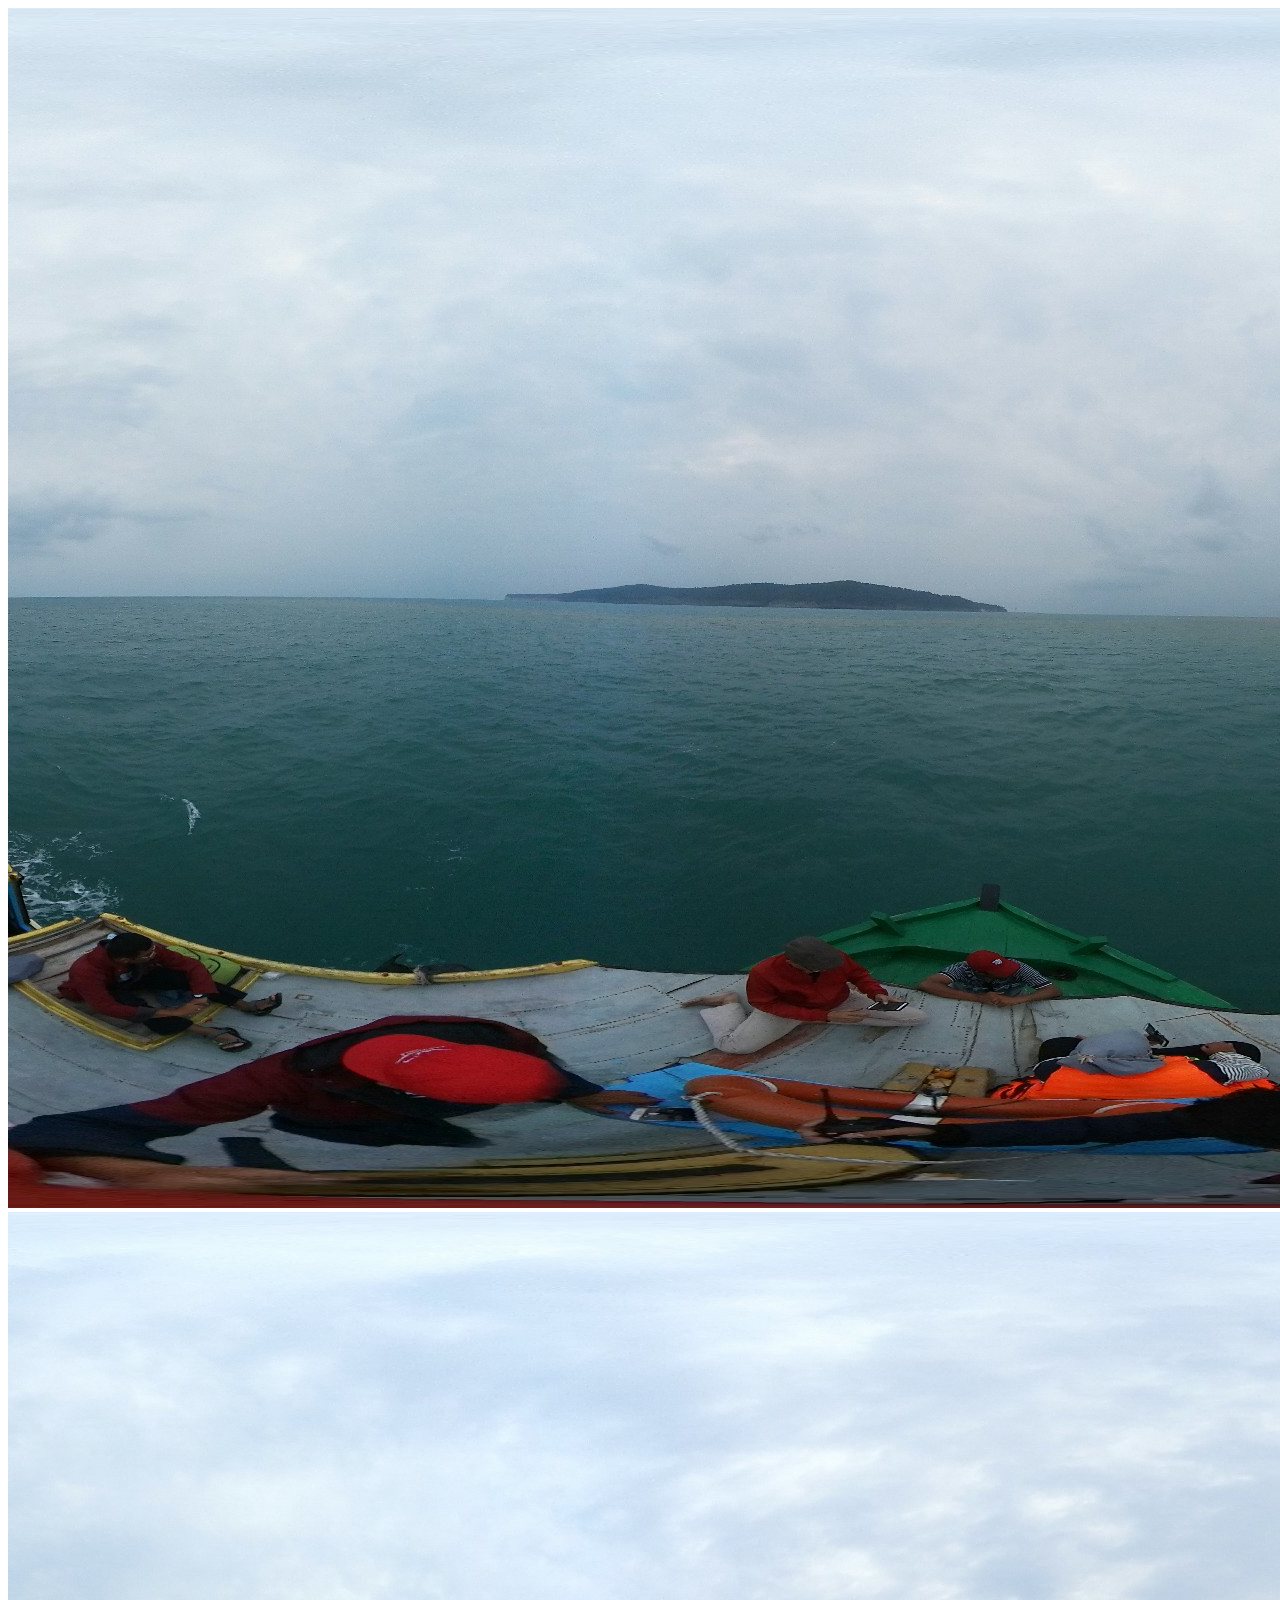
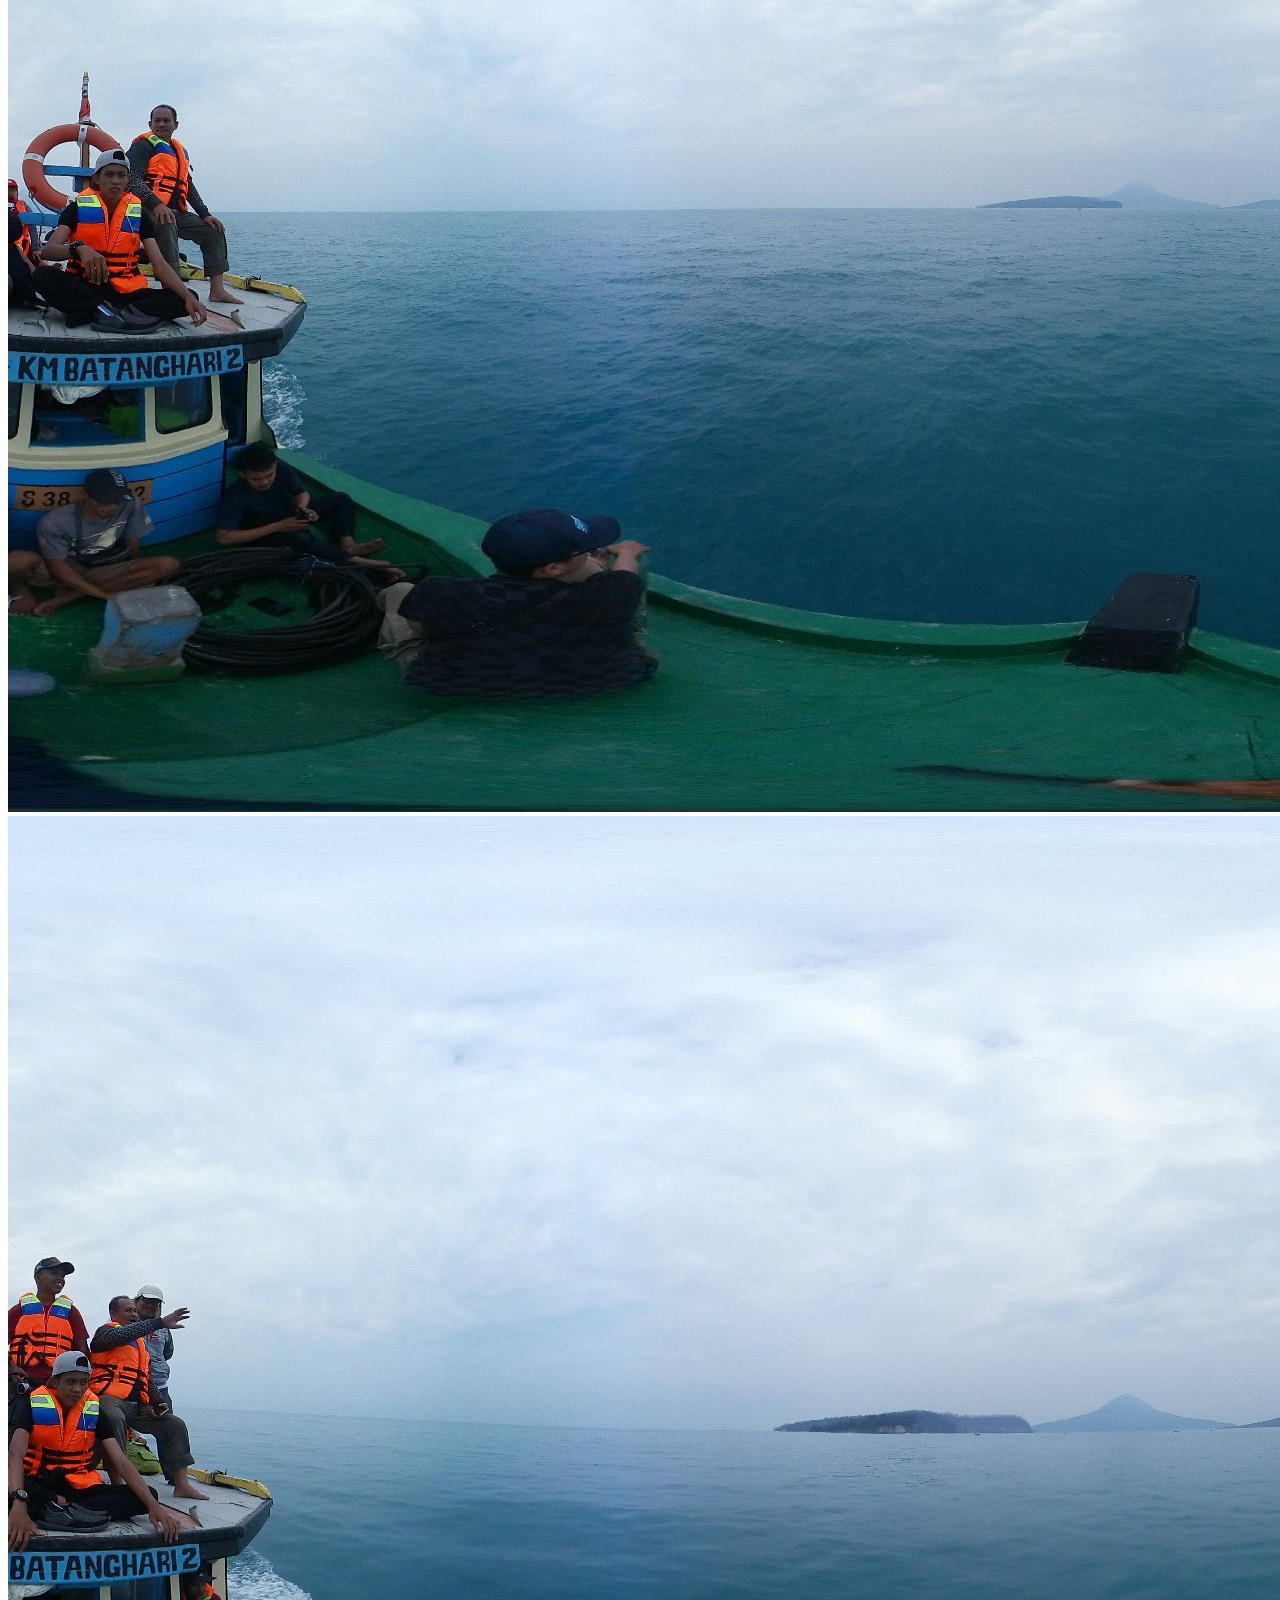
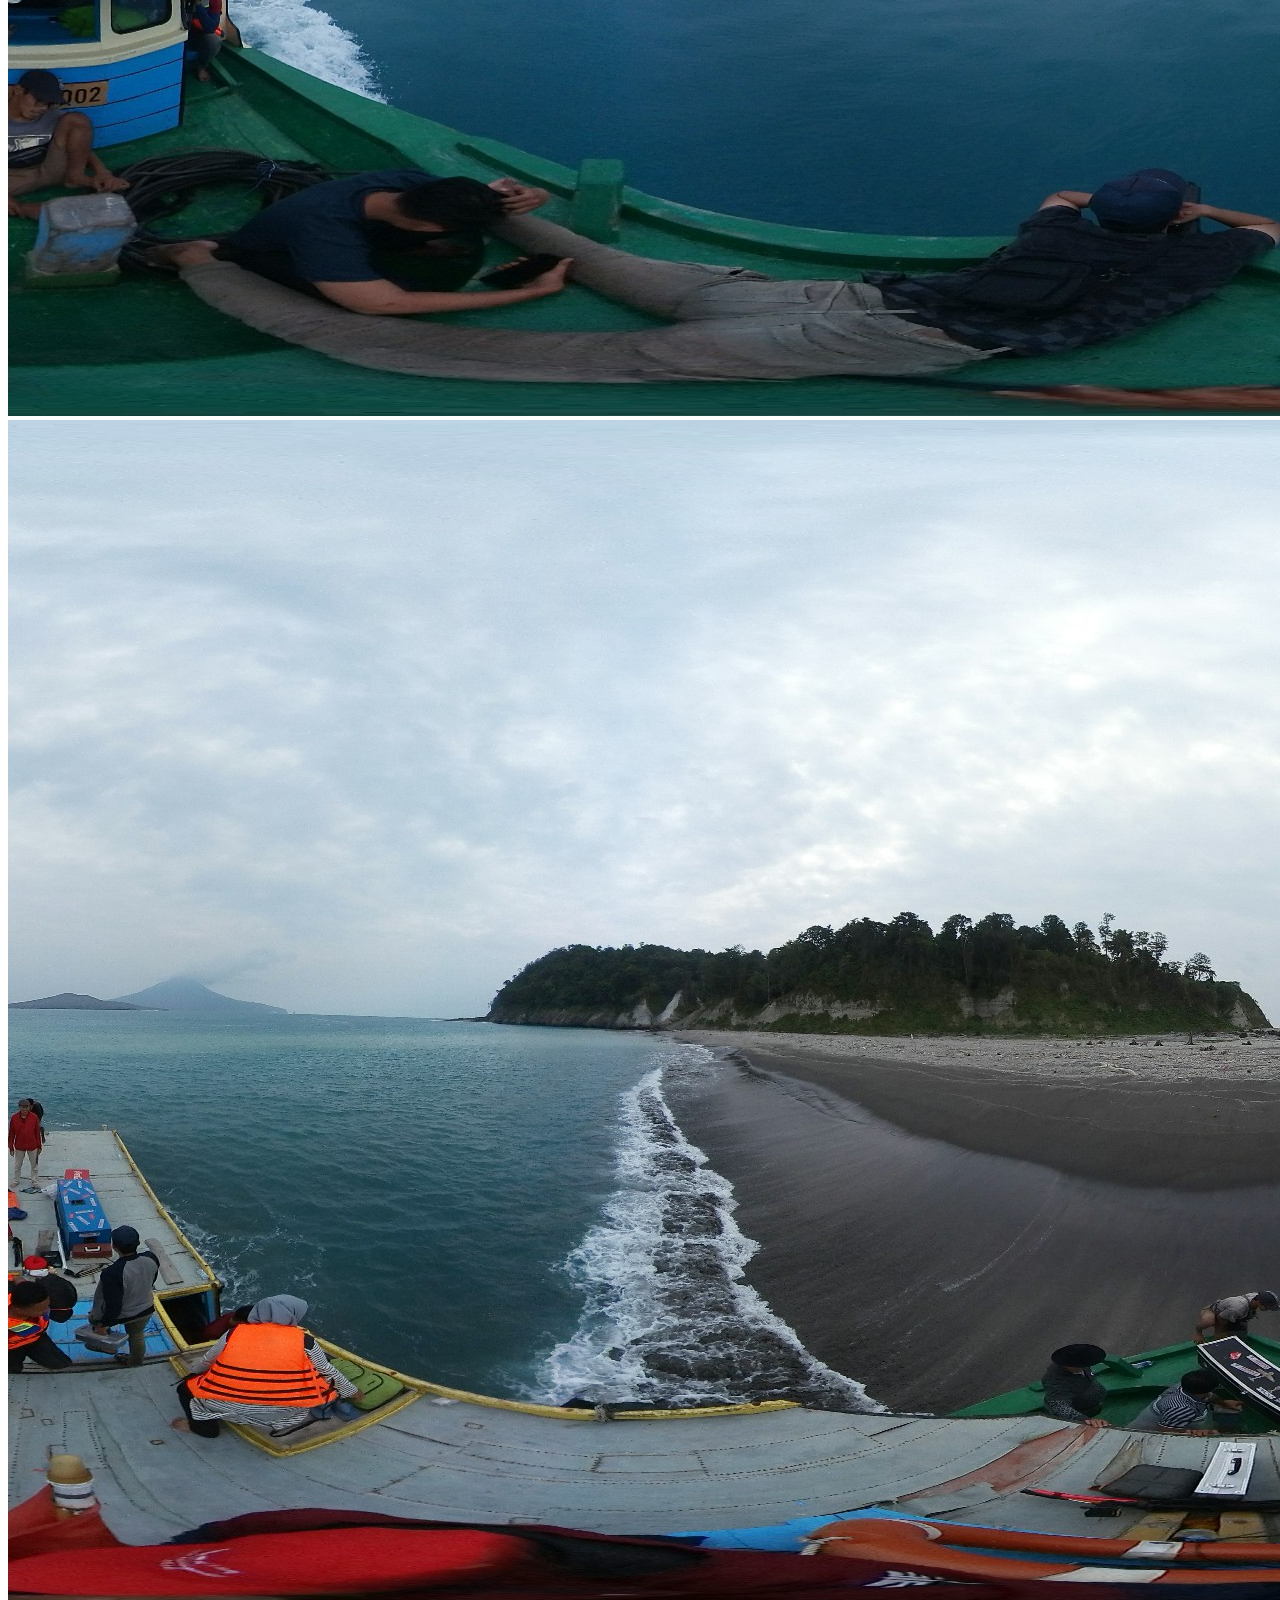
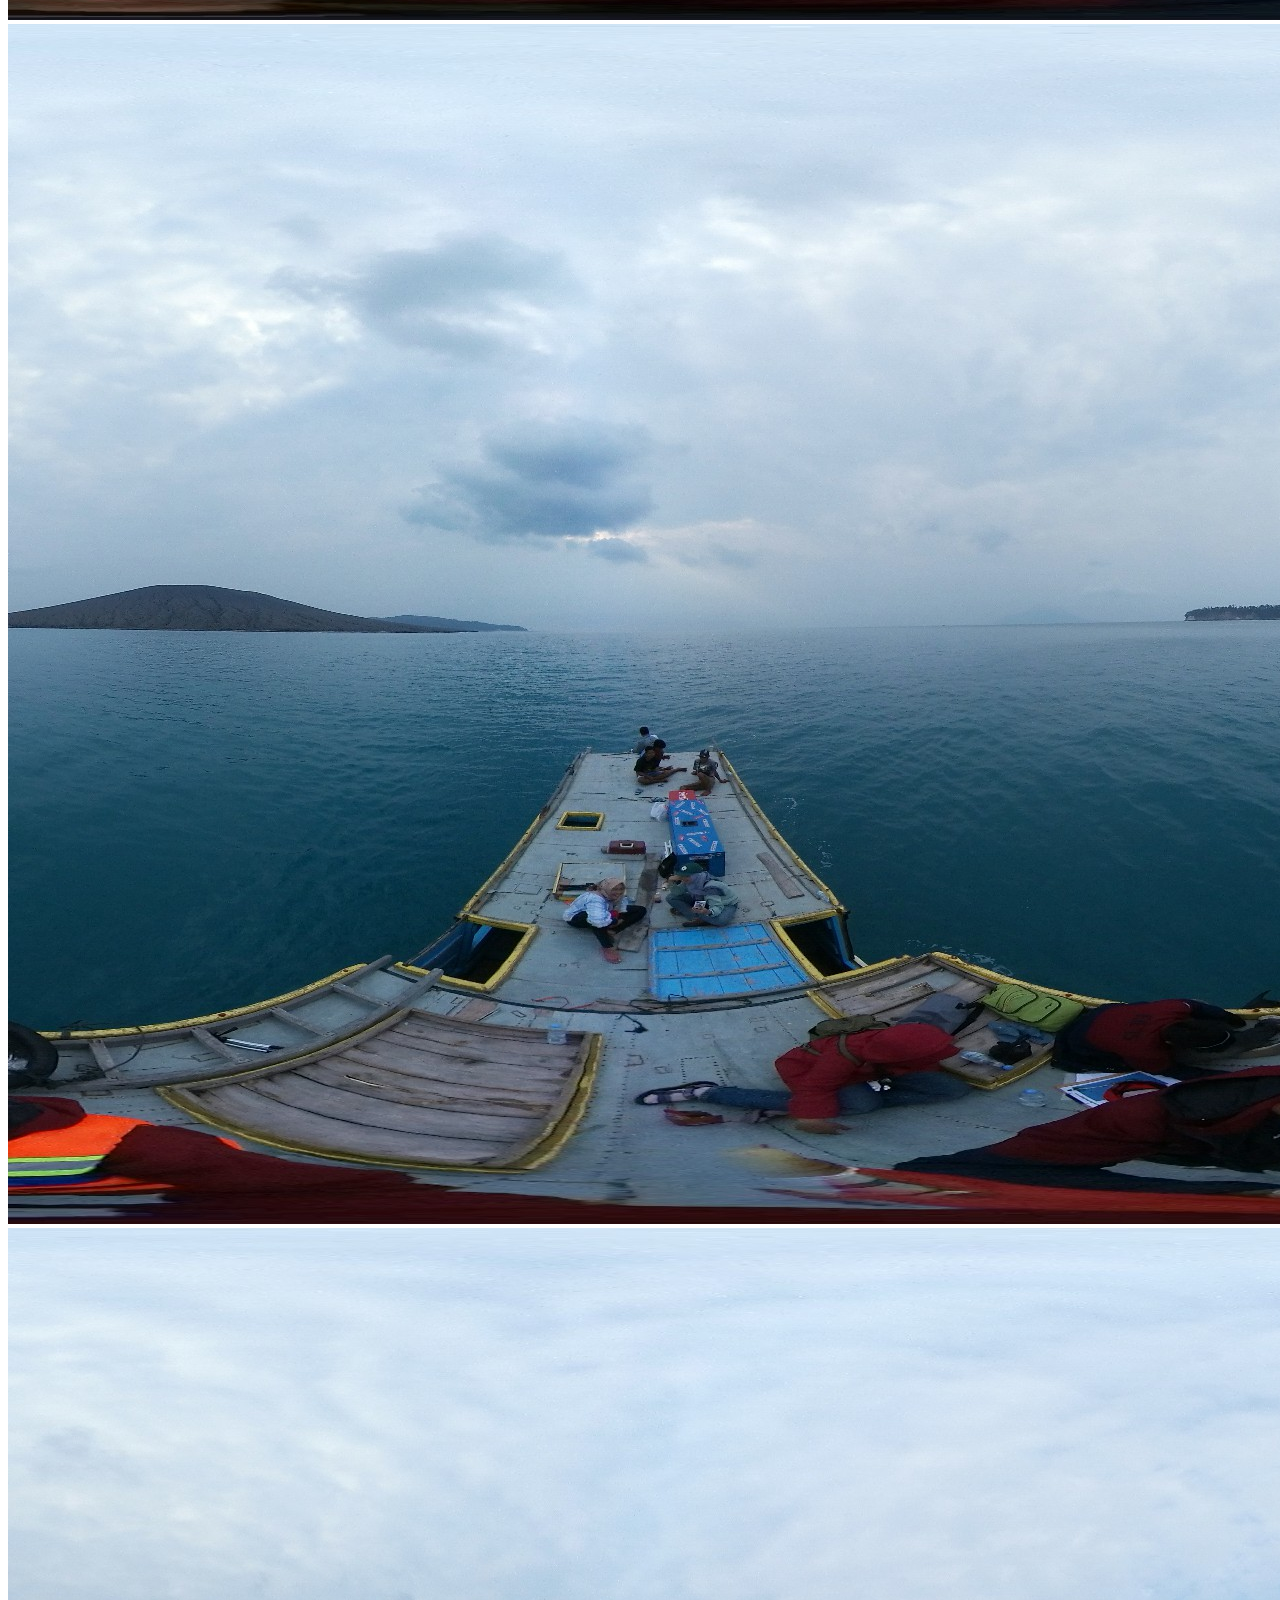
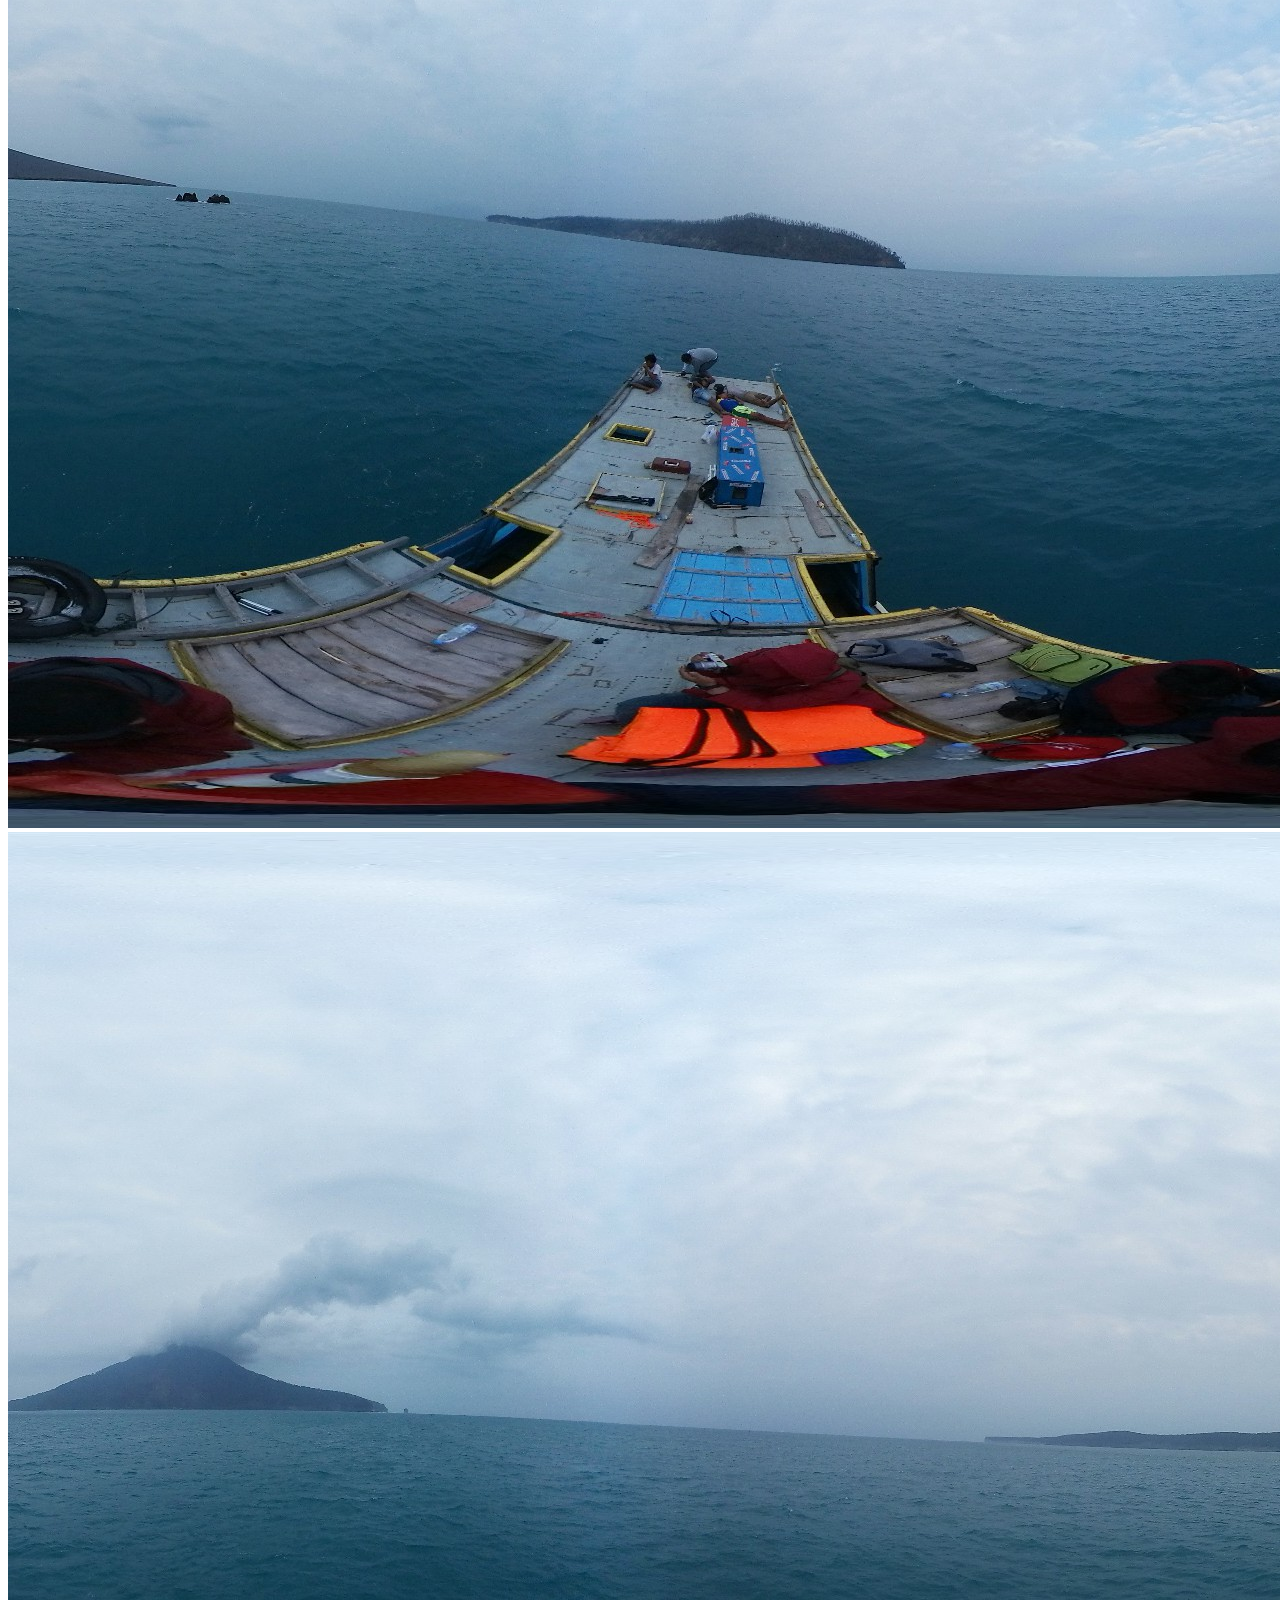
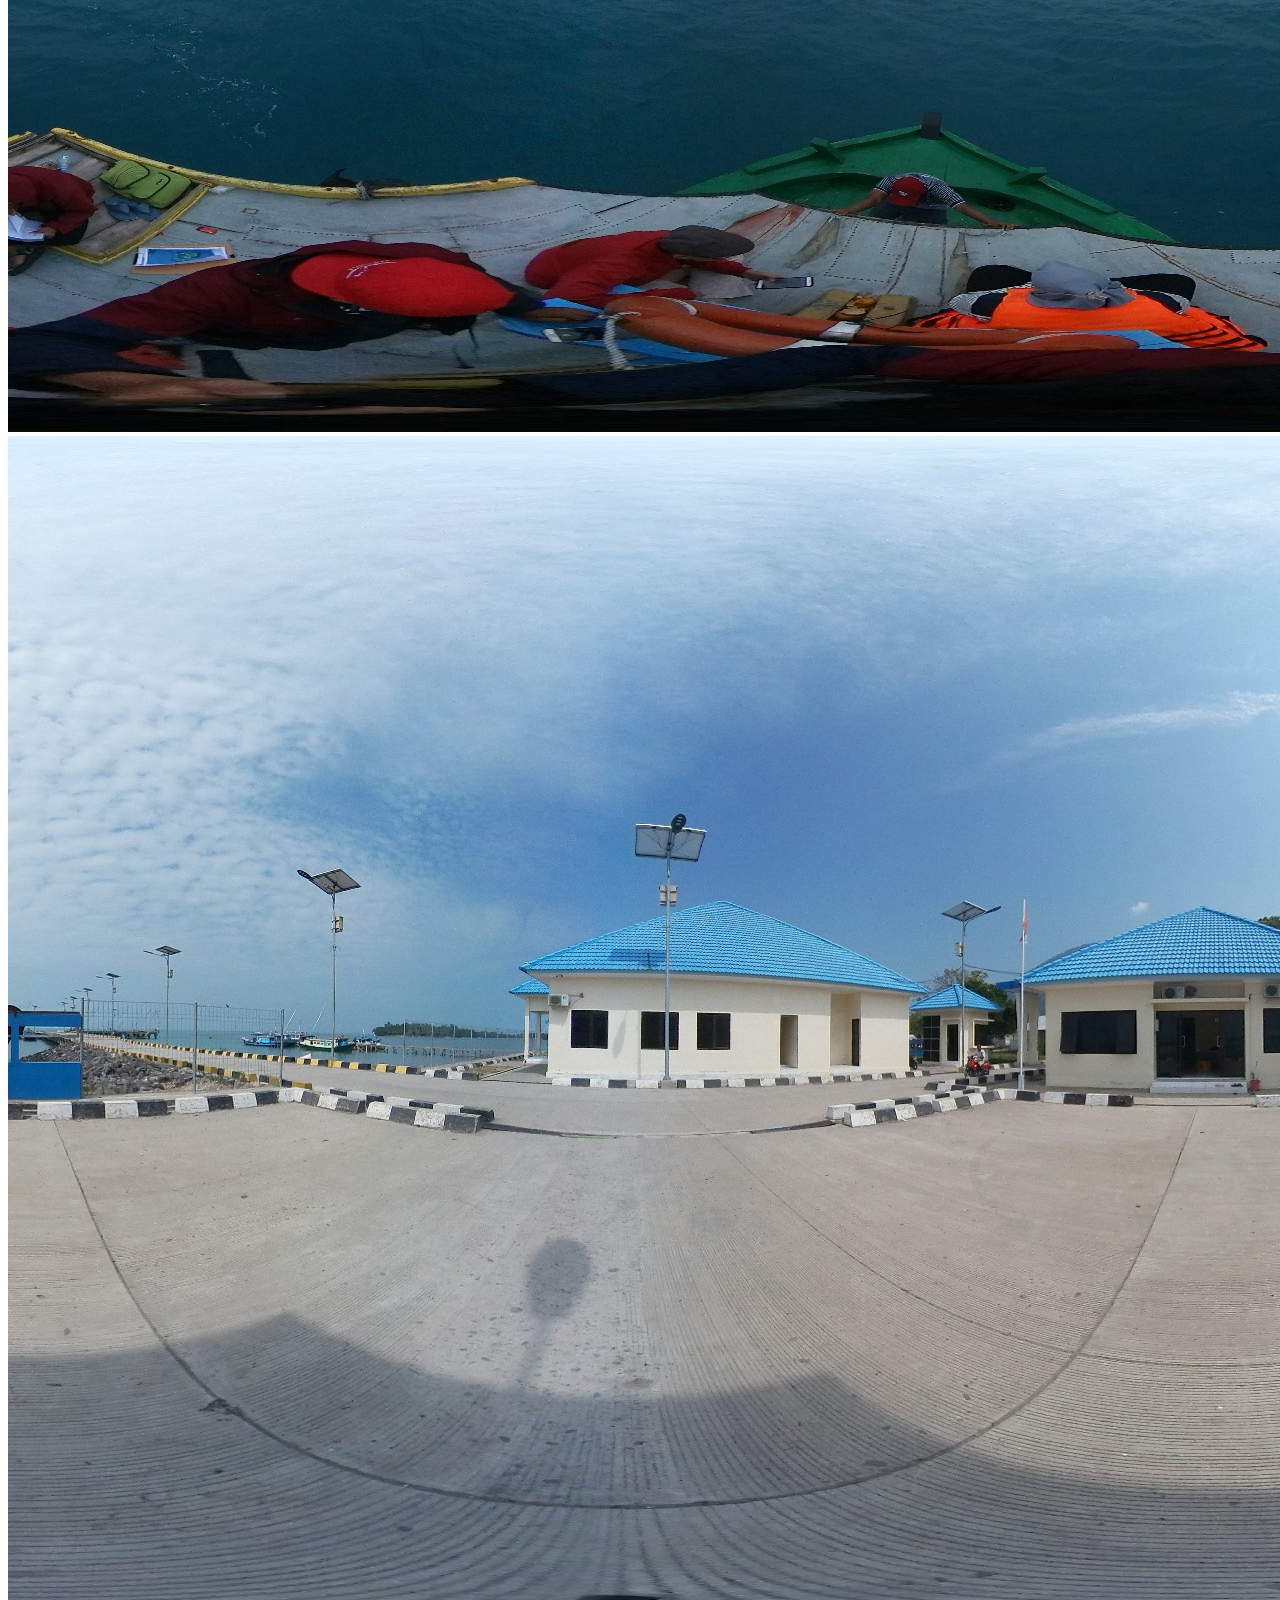
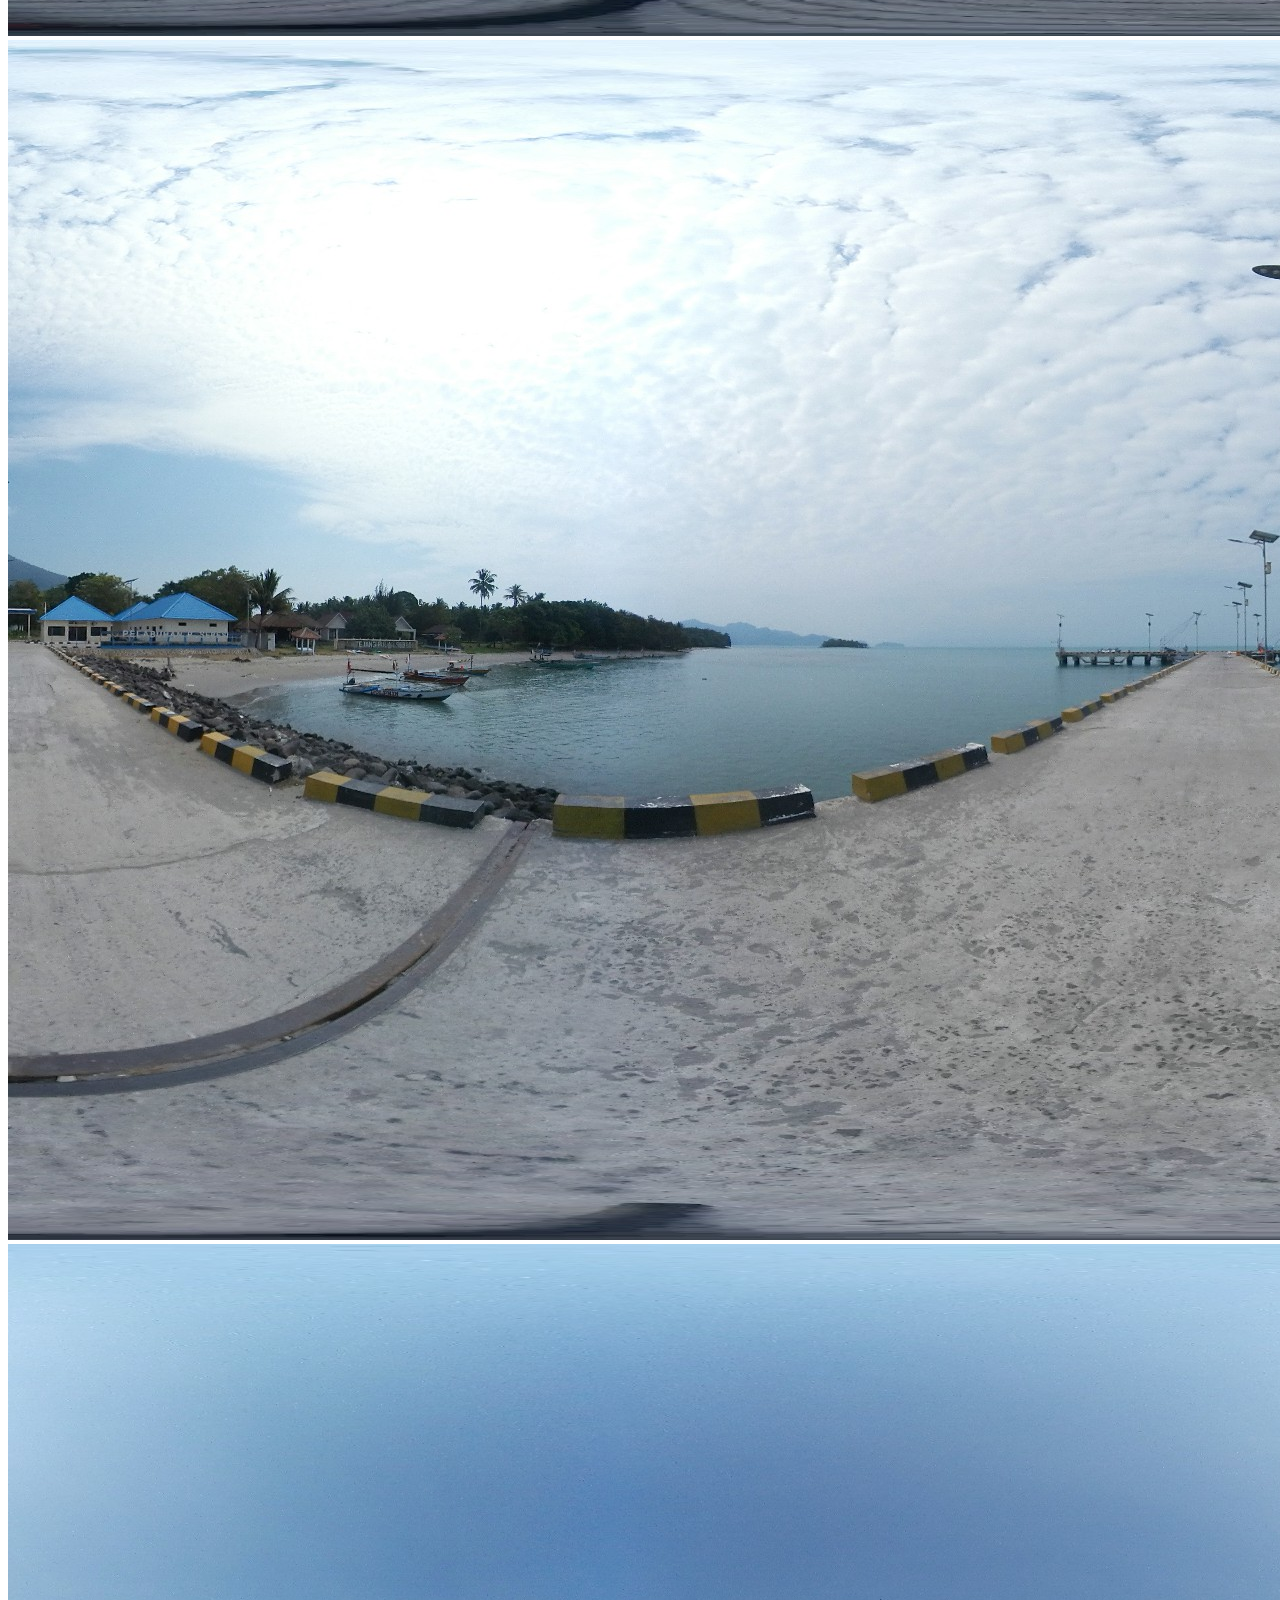
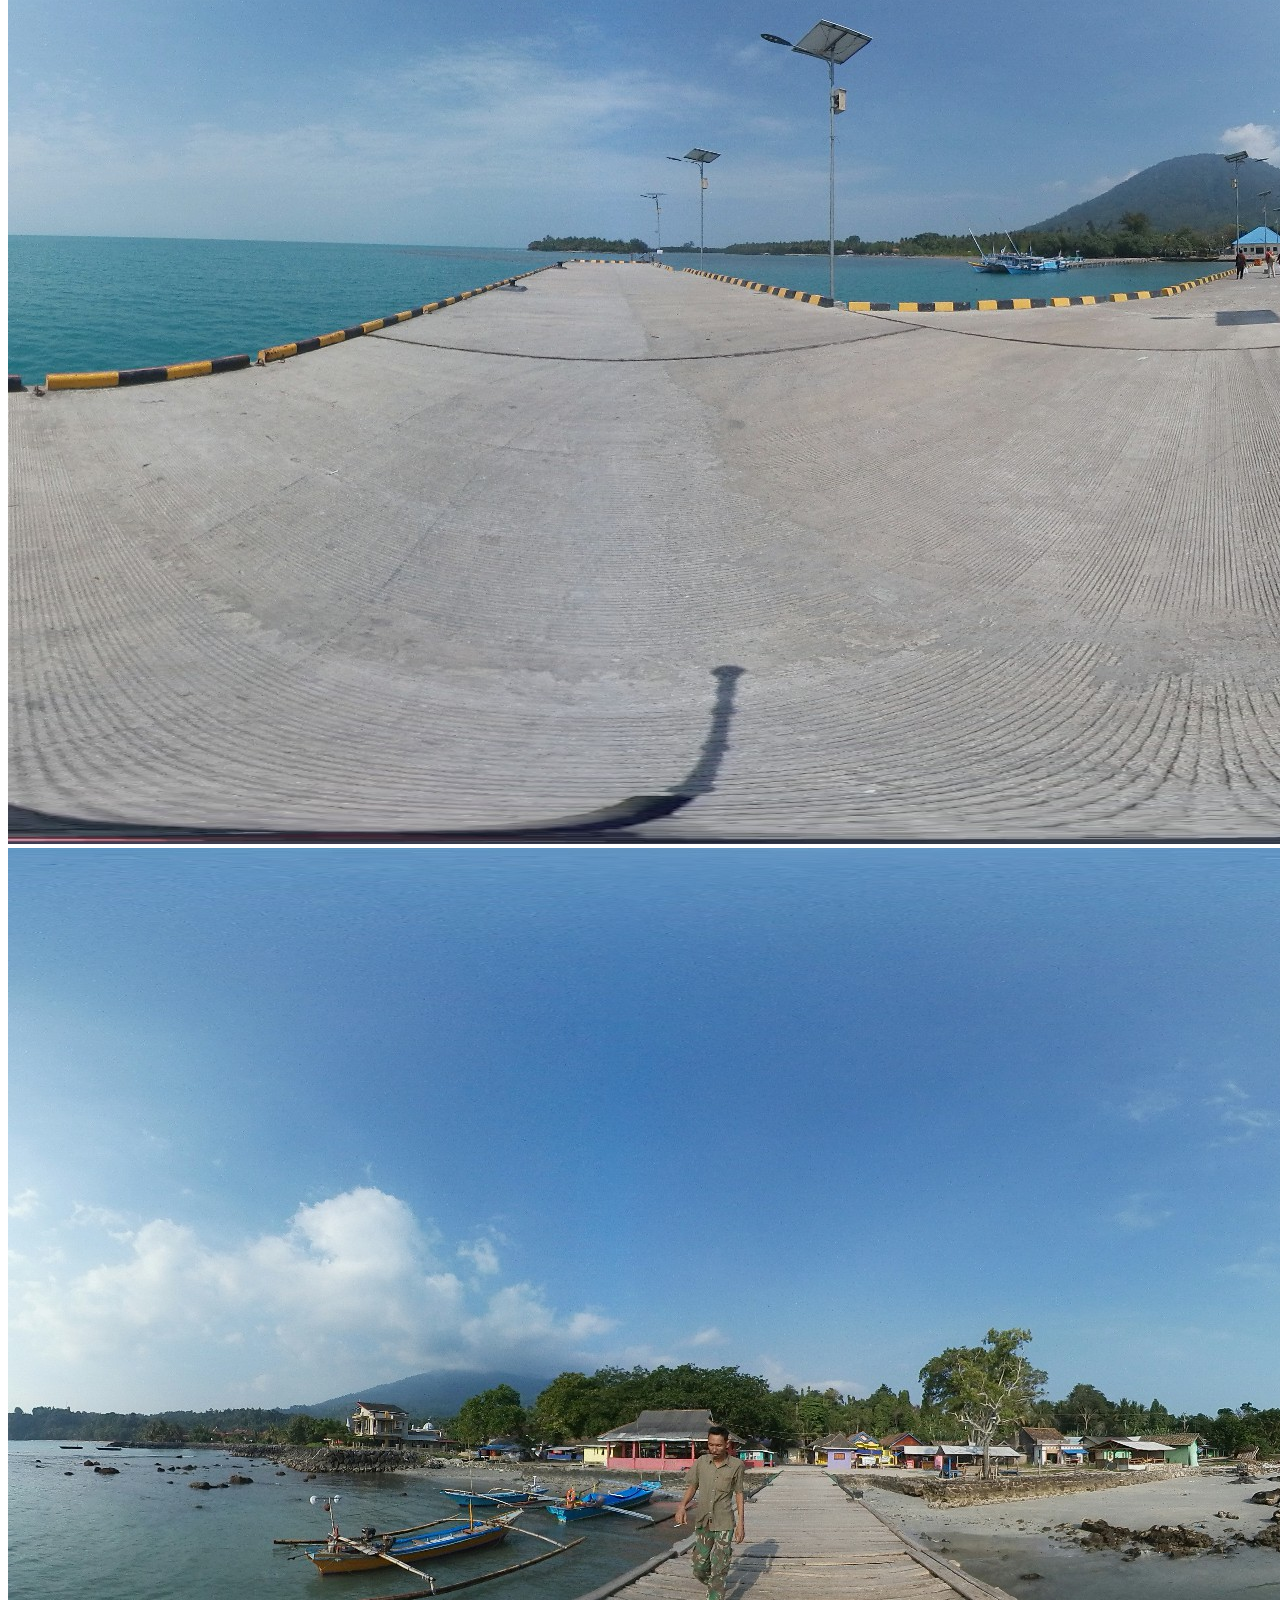
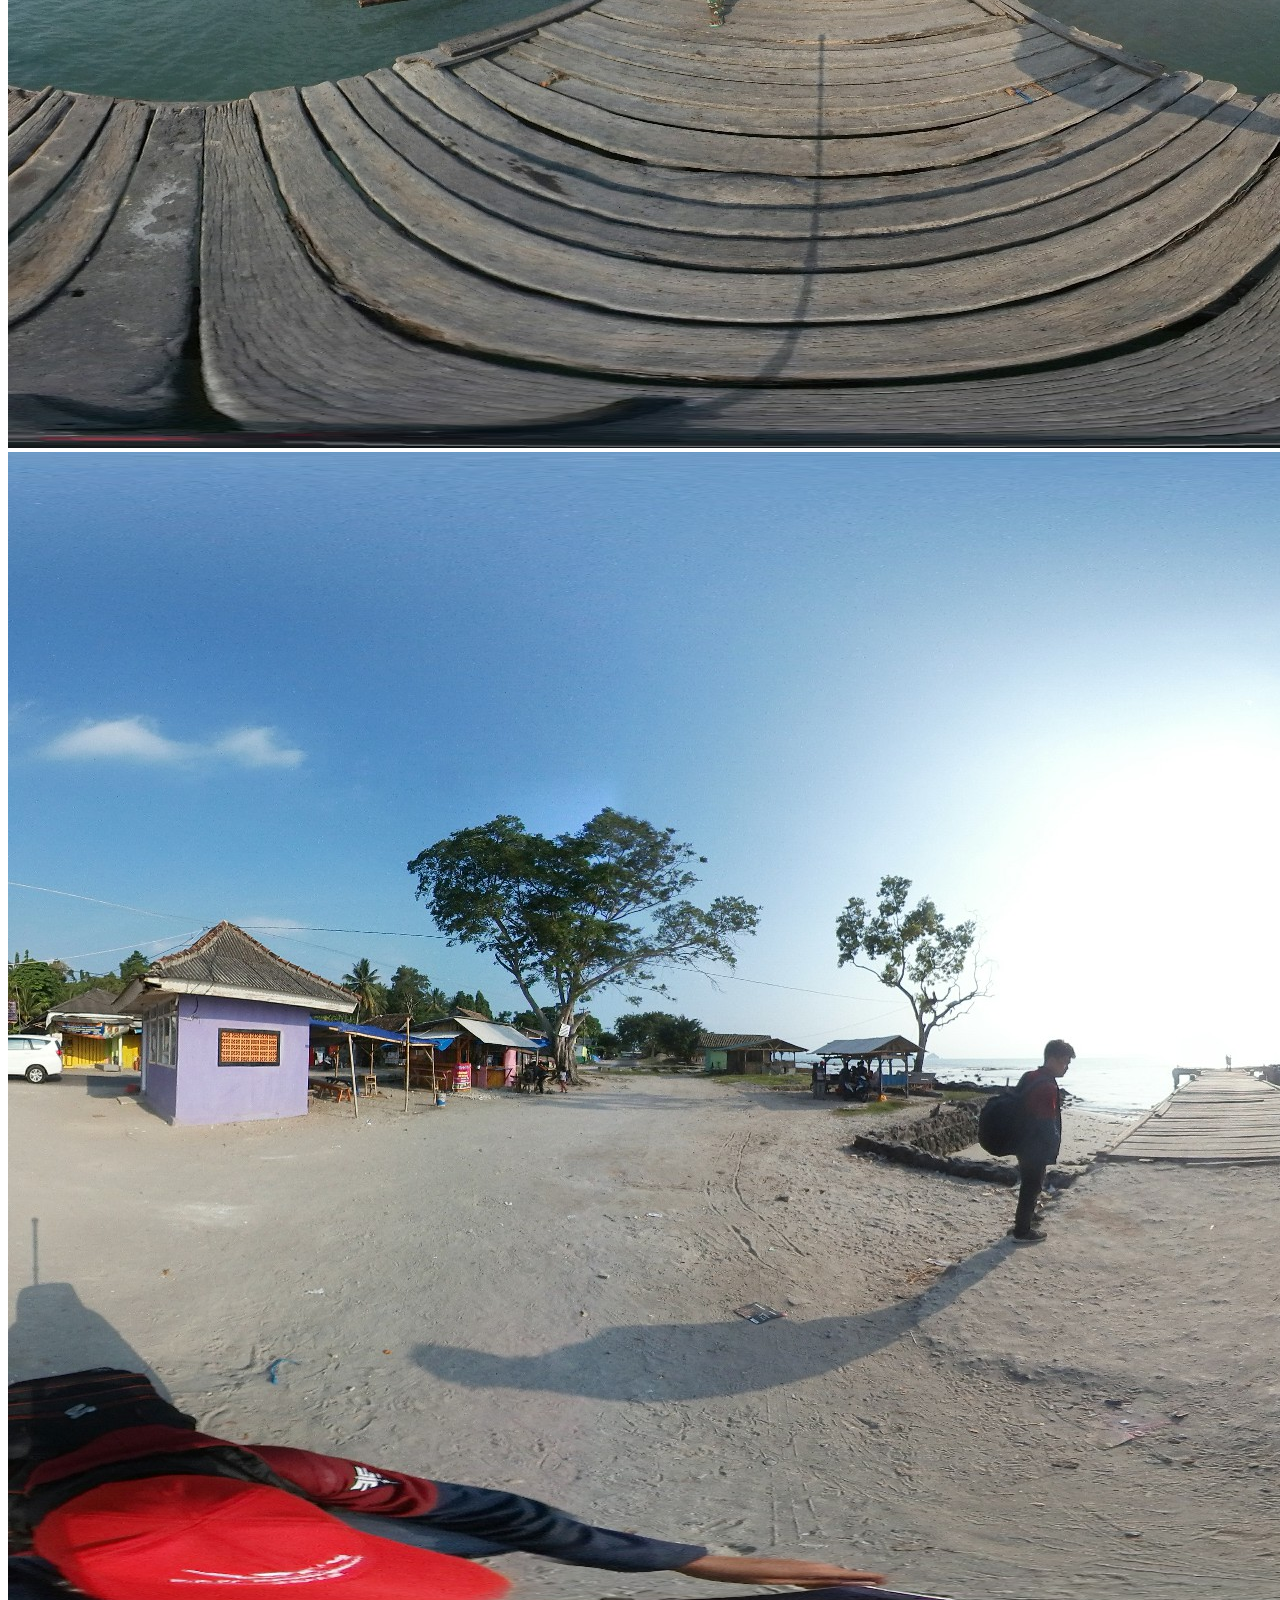
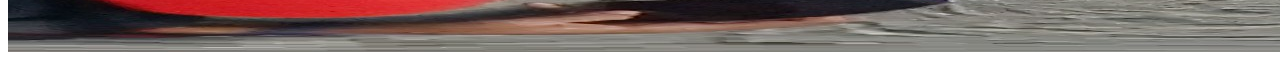
<file: vr/index4.html>
<!DOCTYPE html>
<html lang="en">

<head>
    <meta charset="utf-8" />
    <meta name="viewport" content="initial-scale=1.0,user-scalable=no,maximum-scale=1,width=device-width">
    <title>Krakatoa Virtual Reality Tour</title>
    <script src="./js/aframe/aframe.min.js"></script>
    <script src="./js/aframe/aframe-event-set-component.min.js"></script>
    <script src="./js/aframe/aframe-layout-component.min.js"></script>
    <script src="./js/aframe/aframe-template-component.min.js"></script>
    <script src="./js/aframe/aframe-proxy-event-component.min.js"></script>
</head>

<body>
    <a-scene>
        <a-assets>
            <audio id="click-sound" crossorigin="anonymous" src="./audio/click.ogg"></audio>
            <img id="krakatoa-01" crossorigin="anonymous" src="./assets/SAM_103_0636.jpg">
            <img id="krakatoa-02" crossorigin="anonymous" src="./assets/SAM_103_0606.jpg">
            <img id="krakatoa-03" crossorigin="anonymous" src="./assets/SAM_103_0610.jpg">
            <img id="krakatoa-04" crossorigin="anonymous" src="./assets/SAM_103_0615.jpg">
            <img id="krakatoa-05" crossorigin="anonymous" src="./assets/SAM_103_0626.jpg">
            <img id="krakatoa-06" crossorigin="anonymous" src="./assets/SAM_103_0629.jpg">
            <img id="krakatoa-07" crossorigin="anonymous" src="./assets/SAM_103_0632.jpg">
            <img id="dermaga-sebesi-01" crossorigin="anonymous" src="./assets/SAM_103_0681.jpg">
            <img id="dermaga-sebesi-02" crossorigin="anonymous" src="./assets/SAM_103_0686.jpg">
            <img id="dermaga-sebesi-03" crossorigin="anonymous" src="./assets/SAM_103_0597.jpg">
            <img id="dermaga-canti-01" crossorigin="anonymous" src="./assets/SAM_103_0691.jpg">
            <img id="dermaga-canti-02" crossorigin="anonymous" src="./assets/SAM_103_0699.jpg">



            <!-- Image link template to be reused. -->
            <script id="link" type="text/html">
                <a-entity class="link" geometry="primitive: sphere; radius: 0.5; rotation: 90 0 90"
                    material="shader: flat; src: ${thumb}" event-set__mouseenter="scale: 1.2 1.2 1"
                    event-set__mouseleave="scale: 1 1 1"
                    event-set__click="_target: #image-360; _delay: 300; material.src: ${src}"
                    proxy-event="event: click; to: #image-360; as: fade" sound="on: click; src: #click-sound">
                </a-entity>
            </script>
        </a-assets>

        <!-- Camera + cursor. -->
        <a-entity id="camera" camera look-controls>
            <a-cursor id="cursor" position="0 0 -5" geometry="primitive: ring; radiusInner: 0.05; radiusOuter: 0.1;"
                material="color: black; shader: flat" cursor="maxDistance: 30; fuse: true"
                animation__click="property: scale; from: 0.5 0.5 0.5; to: 1 1 1;startEvents: click; dur: 150;easing:easeInQuad;"
                animation__fusing="property: scale; from: 1 1 1; to: 0.5 0.5 0.5;startEvents: fusing; dur: 1000;easing:easeInQuad;"
                event-set__mouseenter="_event: mouseenter; color: springgreen"
                event-set__mouseleave="_event: mouseleave; color: black" raycaster="objects: .link"></a-cursor>
        </a-entity>
        <!-- 360-degree image. -->
        <a-sky id="image-360" radius="10" src="#krakatoa-01"
            animation__fade="property: components.material.material.color; type: color; from: #FFF; to: #000; dur: 300; startEvents: fade"
            animation__fadeback="property: components.material.material.color; type: color; from: #000; to: #FFF; dur: 300; startEvents: animationcomplete__fade">
        </a-sky>

        <!-- Image links. -->
        <a-text value="Krakatoa" position="-5 -4 0.5" rotation="0 90 0"></a-text>
        <a-entity id="links" layout="type: line; margin: 1.5" position="-5 -3 1.5" rotation="-90 90 0">
            <a-entity template="src: #link" data-src="#krakatoa-01" data-thumb="#krakatoa-01"></a-entity>
            <a-entity template="src: #link" data-src="#krakatoa-02" data-thumb="#krakatoa-02"></a-entity>
            <a-entity template="src: #link" data-src="#krakatoa-03" data-thumb="#krakatoa-03"></a-entity>
        </a-entity>
        <a-text value="Krakatoa" position="0 -4 -5" rotation="0 0 0"></a-text>
        <a-entity id="links" layout="type: line; margin: 1.5" position="-2 -3 -5" rotation="-90 0 0">
            <a-entity template="src: #link" data-src="#krakatoa-04" data-thumb="#krakatoa-04"></a-entity>
            <a-entity template="src: #link" data-src="#krakatoa-05" data-thumb="#krakatoa-05"></a-entity>
            <a-entity template="src: #link" data-src="#krakatoa-06" data-thumb="#krakatoa-06"></a-entity>
            <a-entity template="src: #link" data-src="#krakatoa-07" data-thumb="#krakatoa-07"></a-entity>
        </a-entity>
        <a-text value="Sebesi Port" position="5 -4 -0.5" rotation="0 -90 0"></a-text>
        <a-entity id="links" layout="type: line; margin: 1.5" position="5 -3 -1.5" rotation="-90 -90 0">
            <a-entity template="src: #link" data-src="#dermaga-sebesi-01" data-thumb="#dermaga-sebesi-01"></a-entity>
            <a-entity template="src: #link" data-src="#dermaga-sebesi-02" data-thumb="#dermaga-sebesi-02"></a-entity>
            <a-entity template="src: #link" data-src="#dermaga-sebesi-02" data-thumb="#dermaga-sebesi-03"></a-entity>
        </a-entity>
        <a-text value="Canti Port" position="0 -4 5" rotation="0 180 0"></a-text>
        <a-entity id="links" layout="type: line; margin: 1.5" position="0 -3 5" rotation="-90 180 0">
            <a-entity template="src: #link" data-src="#dermaga-canti-01" data-thumb="#dermaga-canti-01"></a-entity>
            <a-entity template="src: #link" data-src="#dermaga-canti-02" data-thumb="#dermaga-canti-02"></a-entity>
        </a-entity>

    </a-scene>
</body>

</html>
</file>
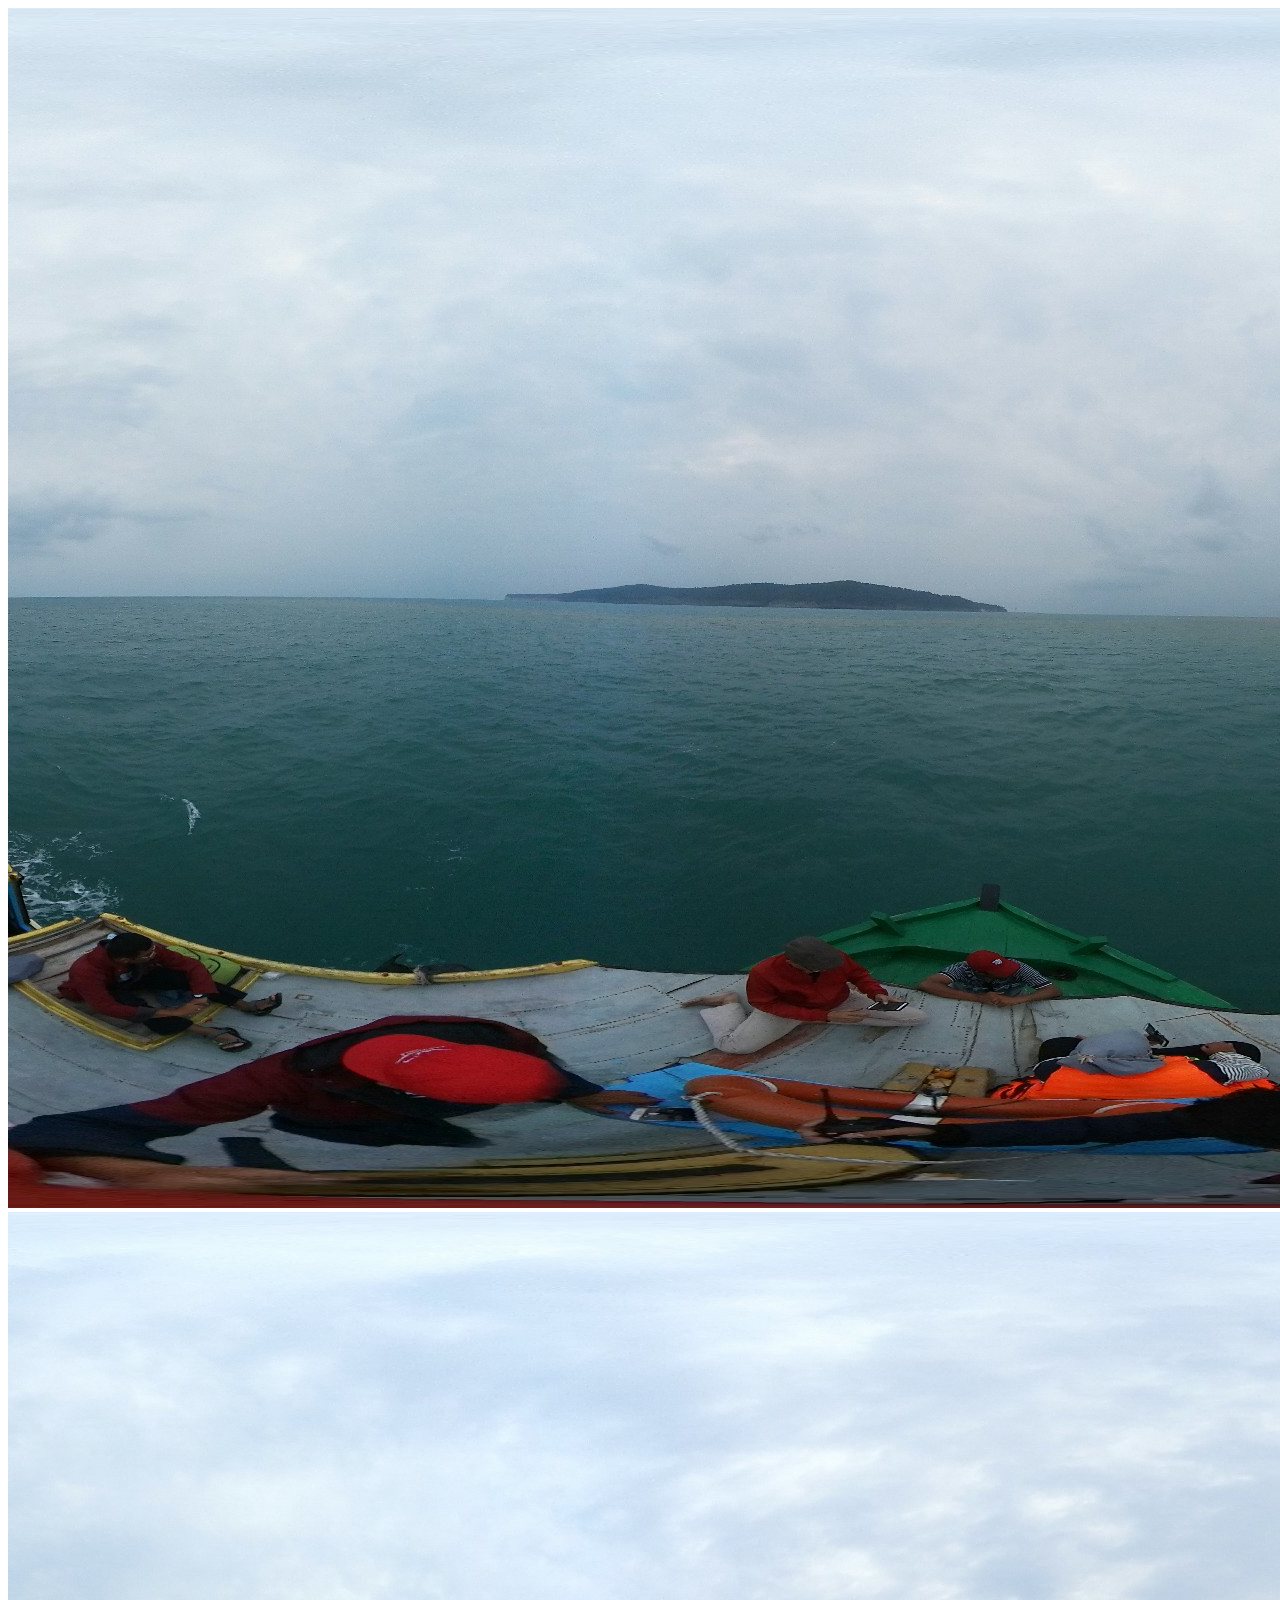
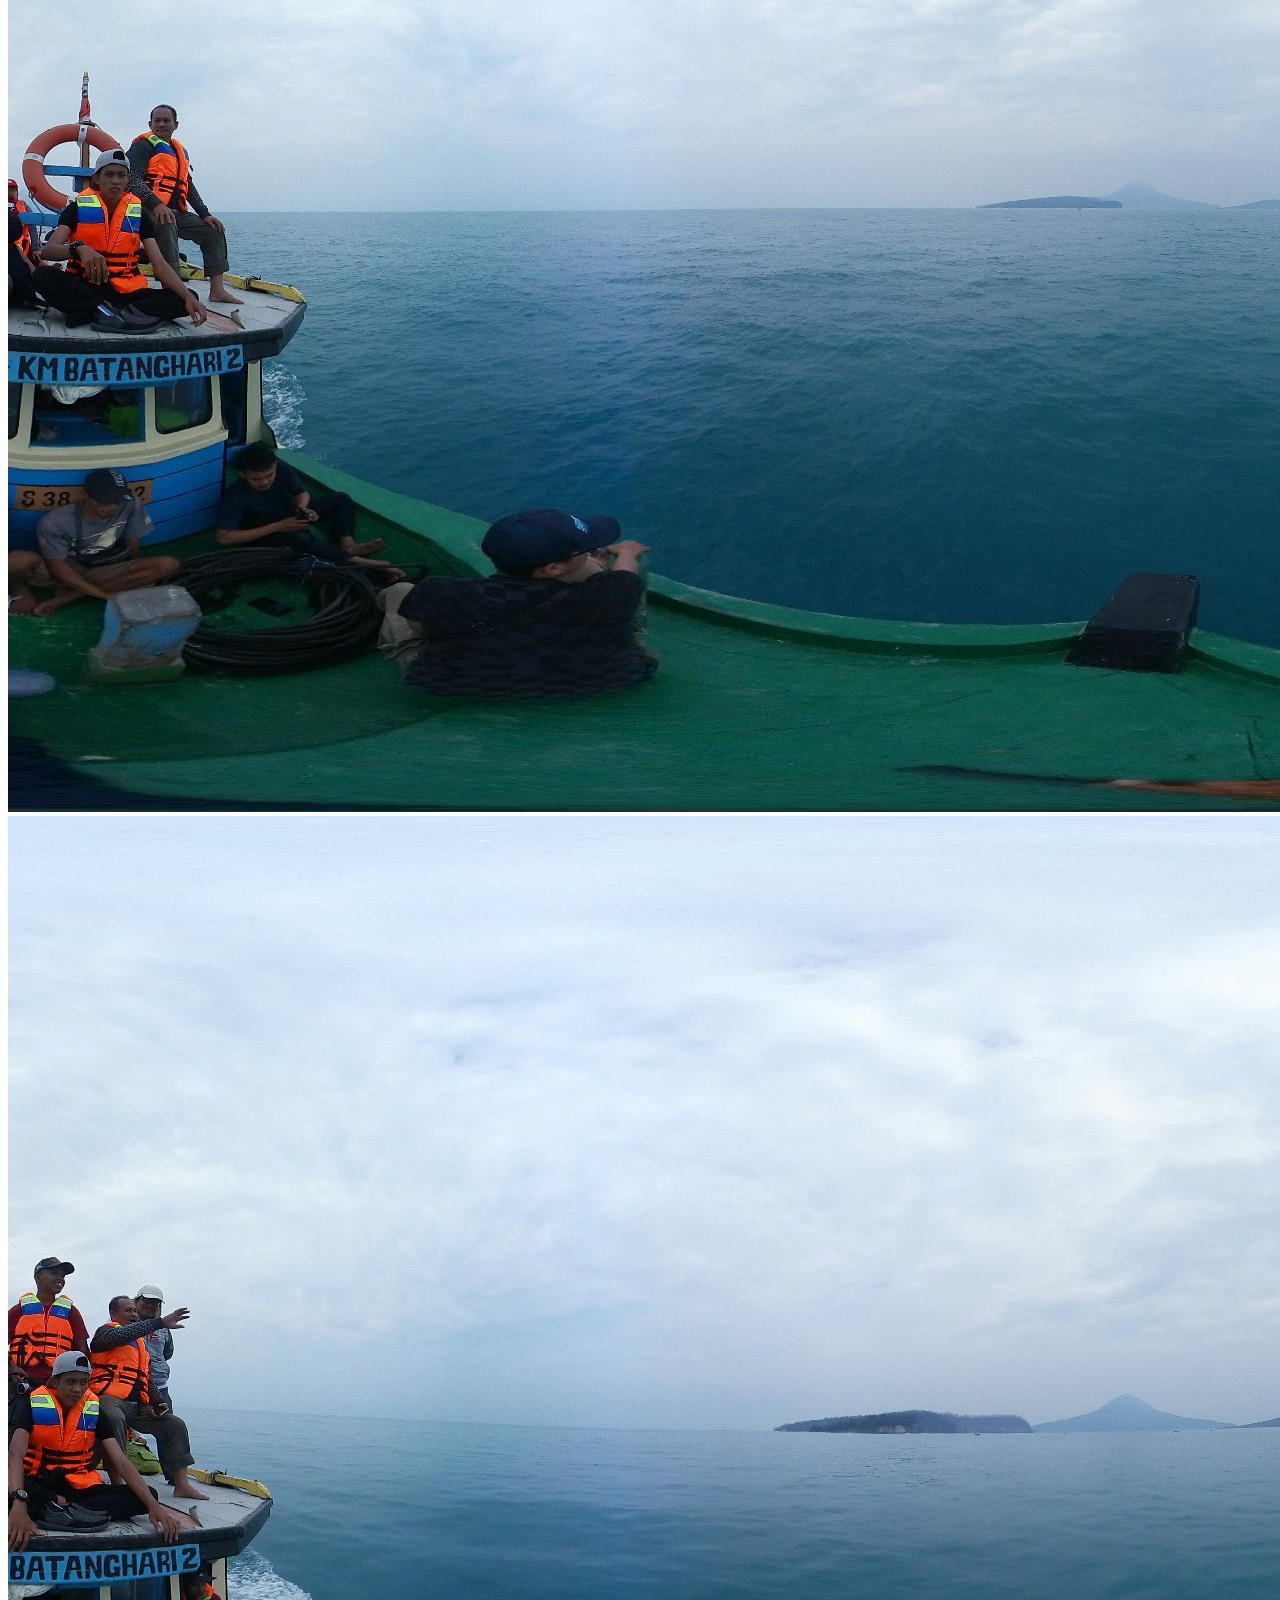
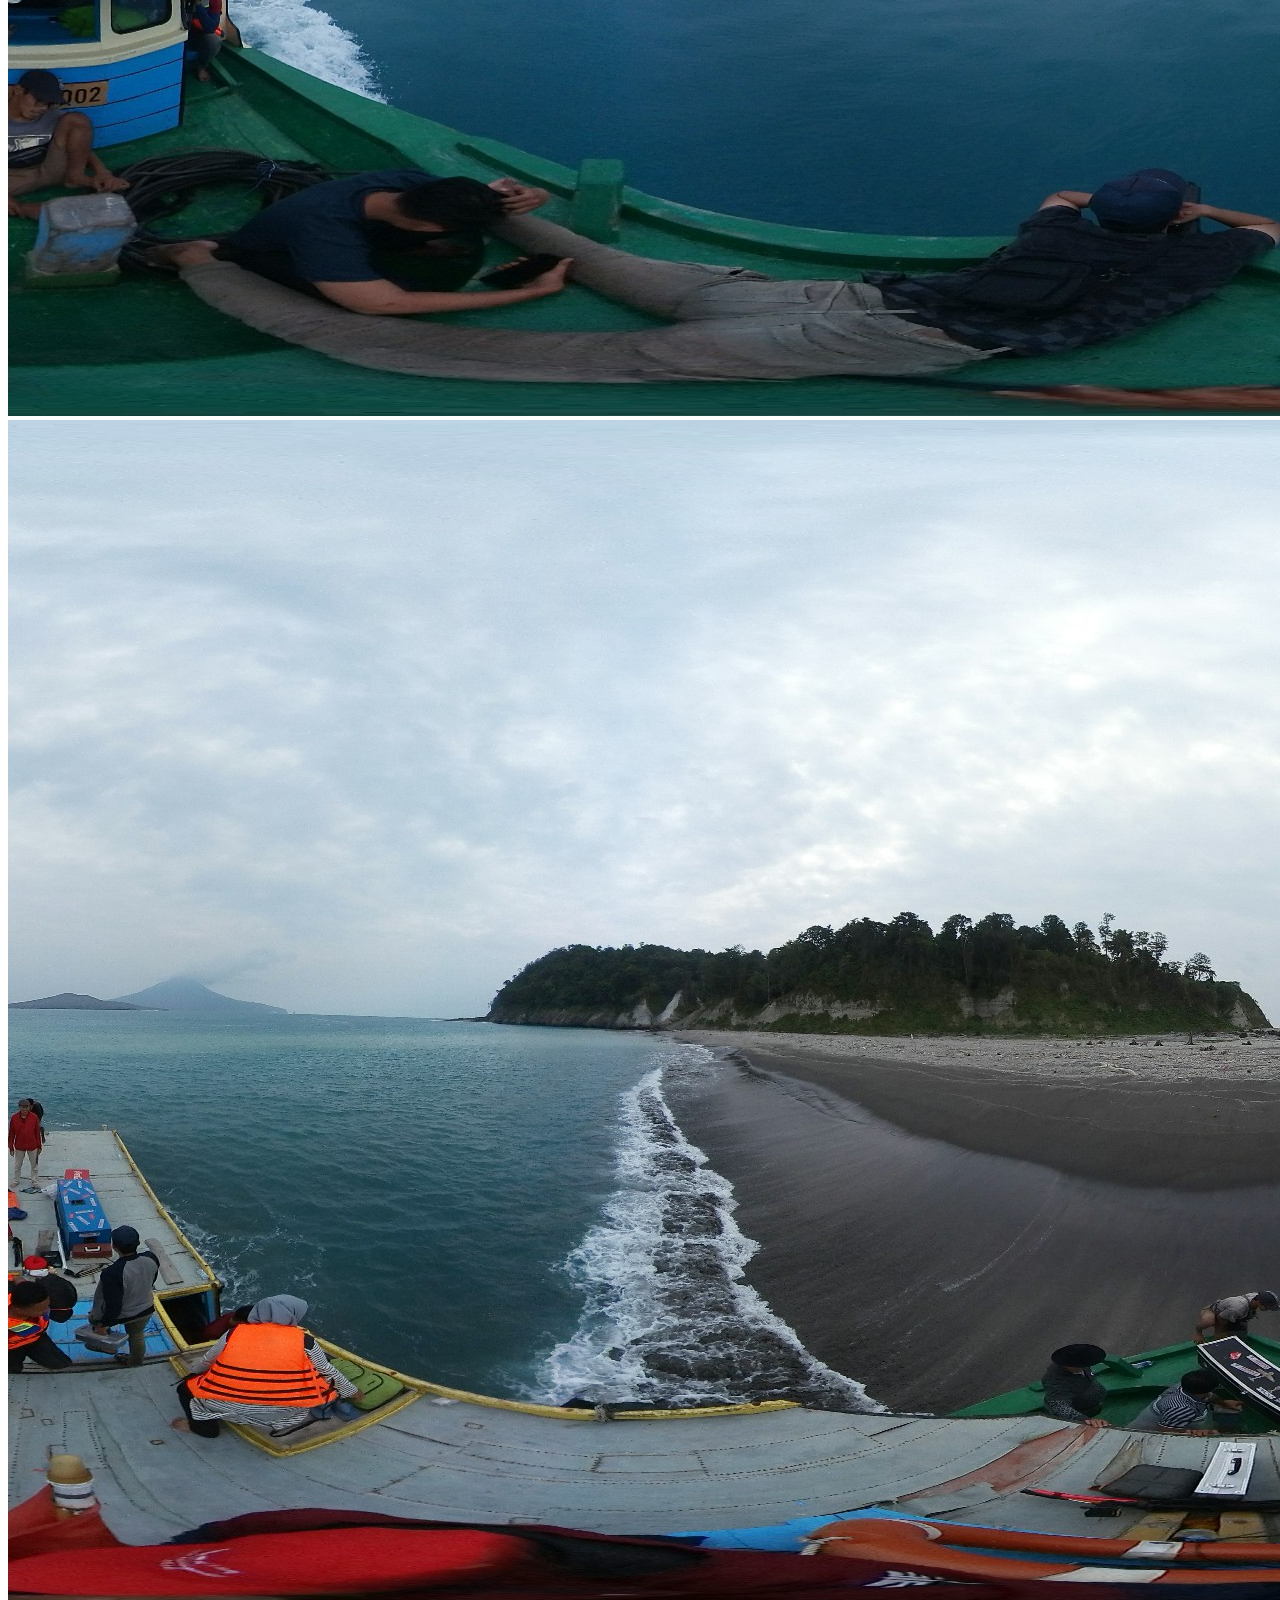
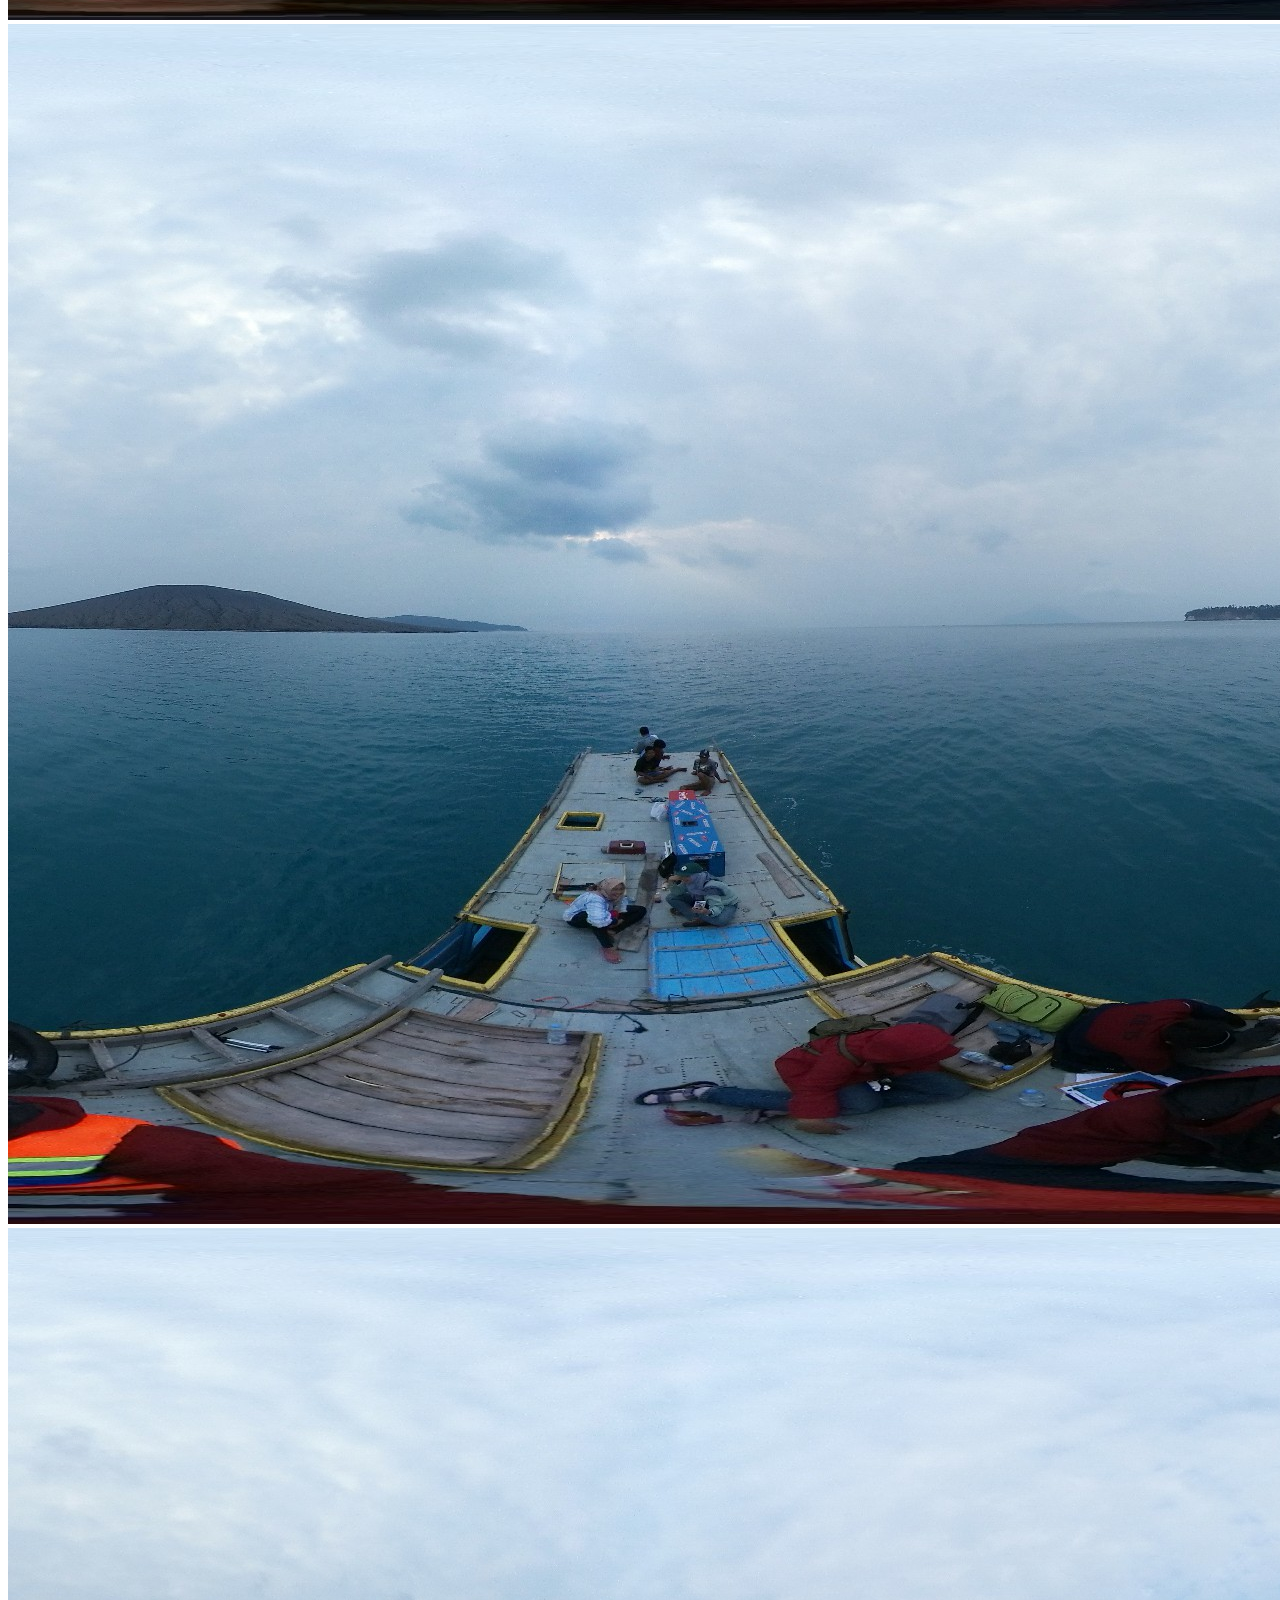
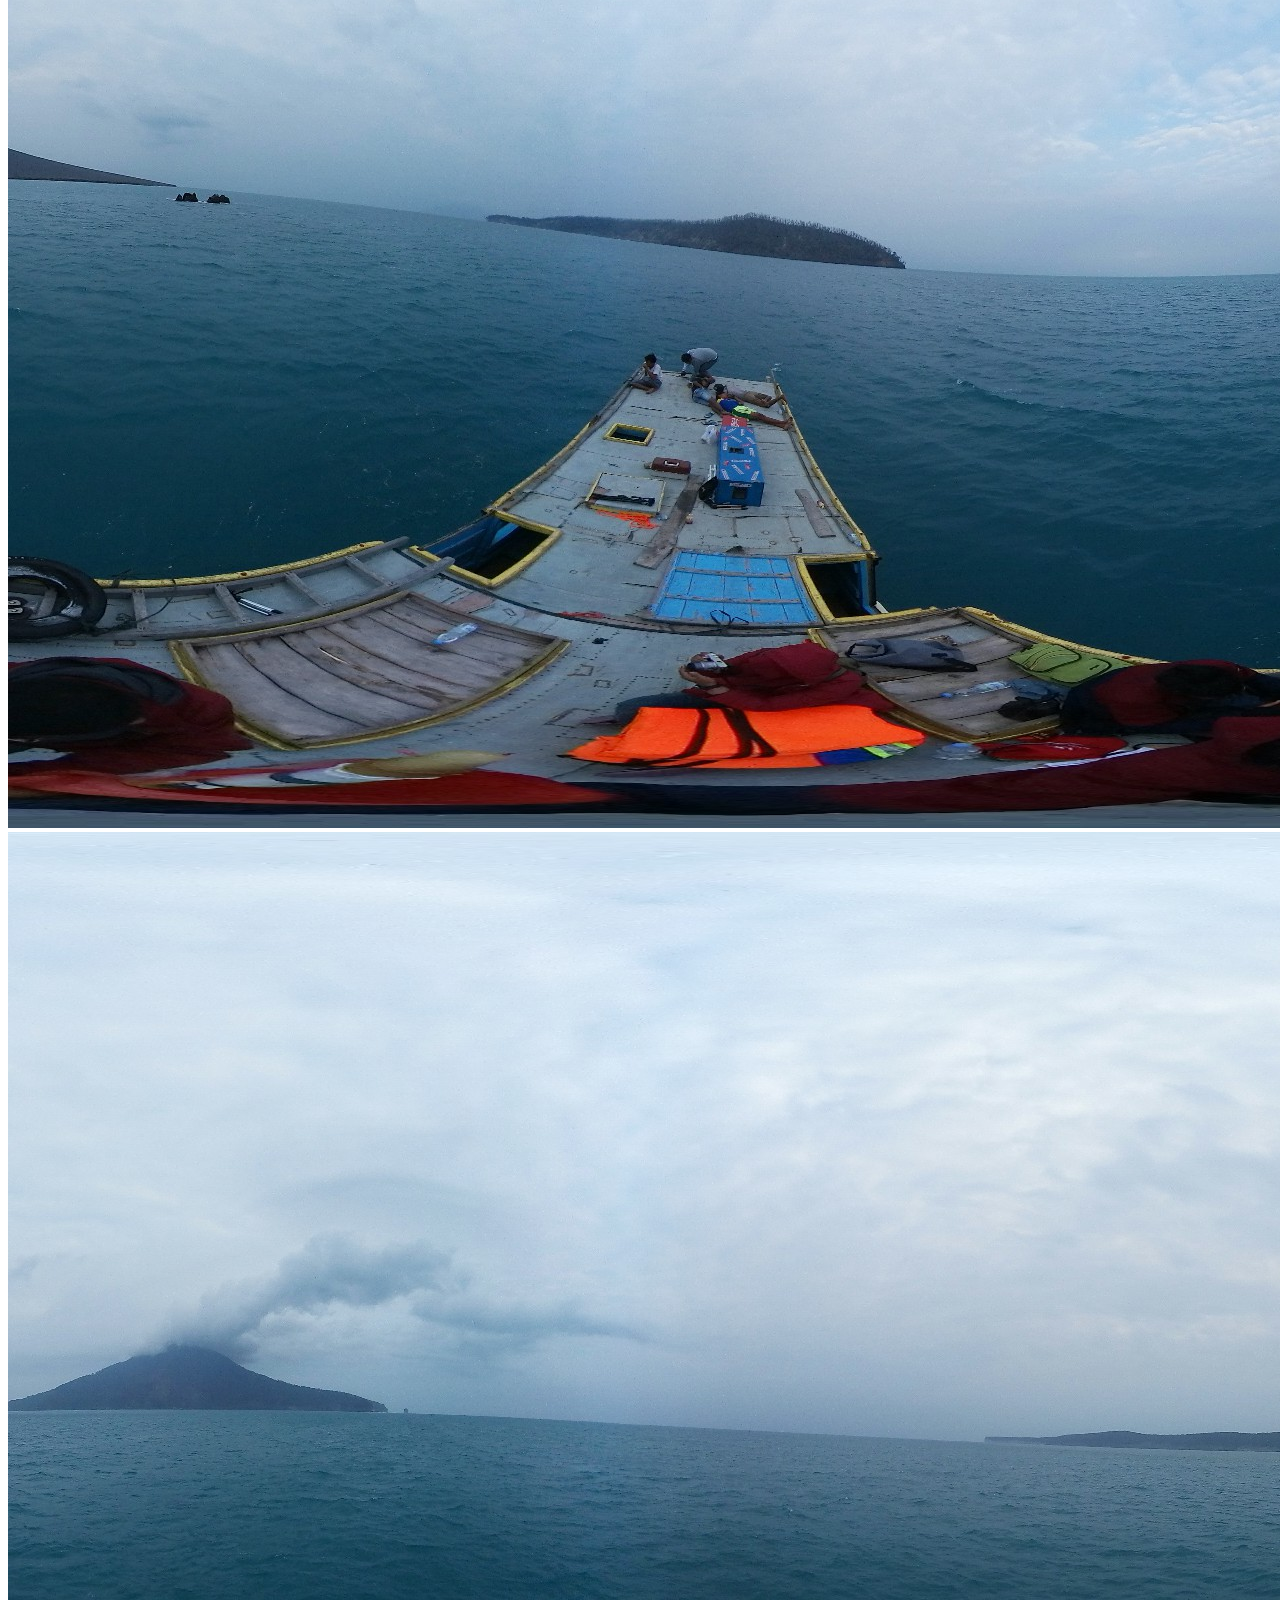
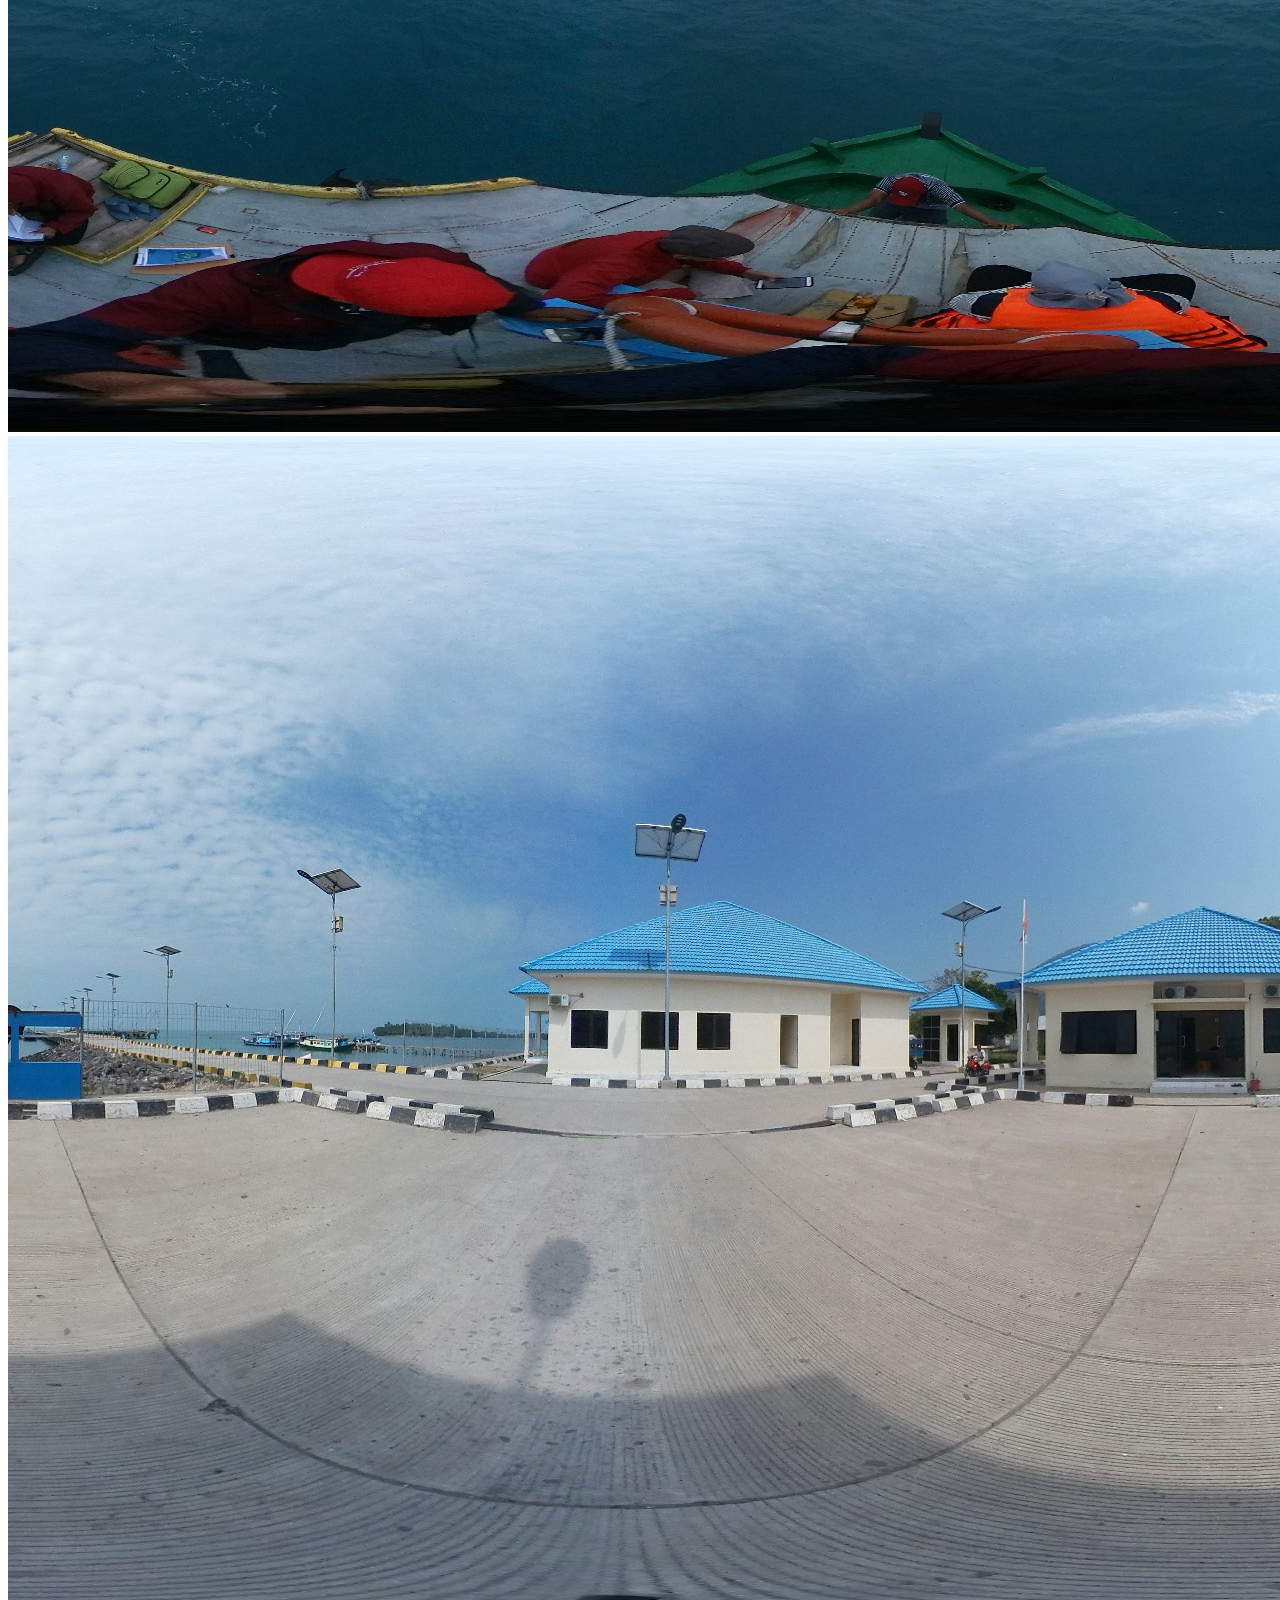
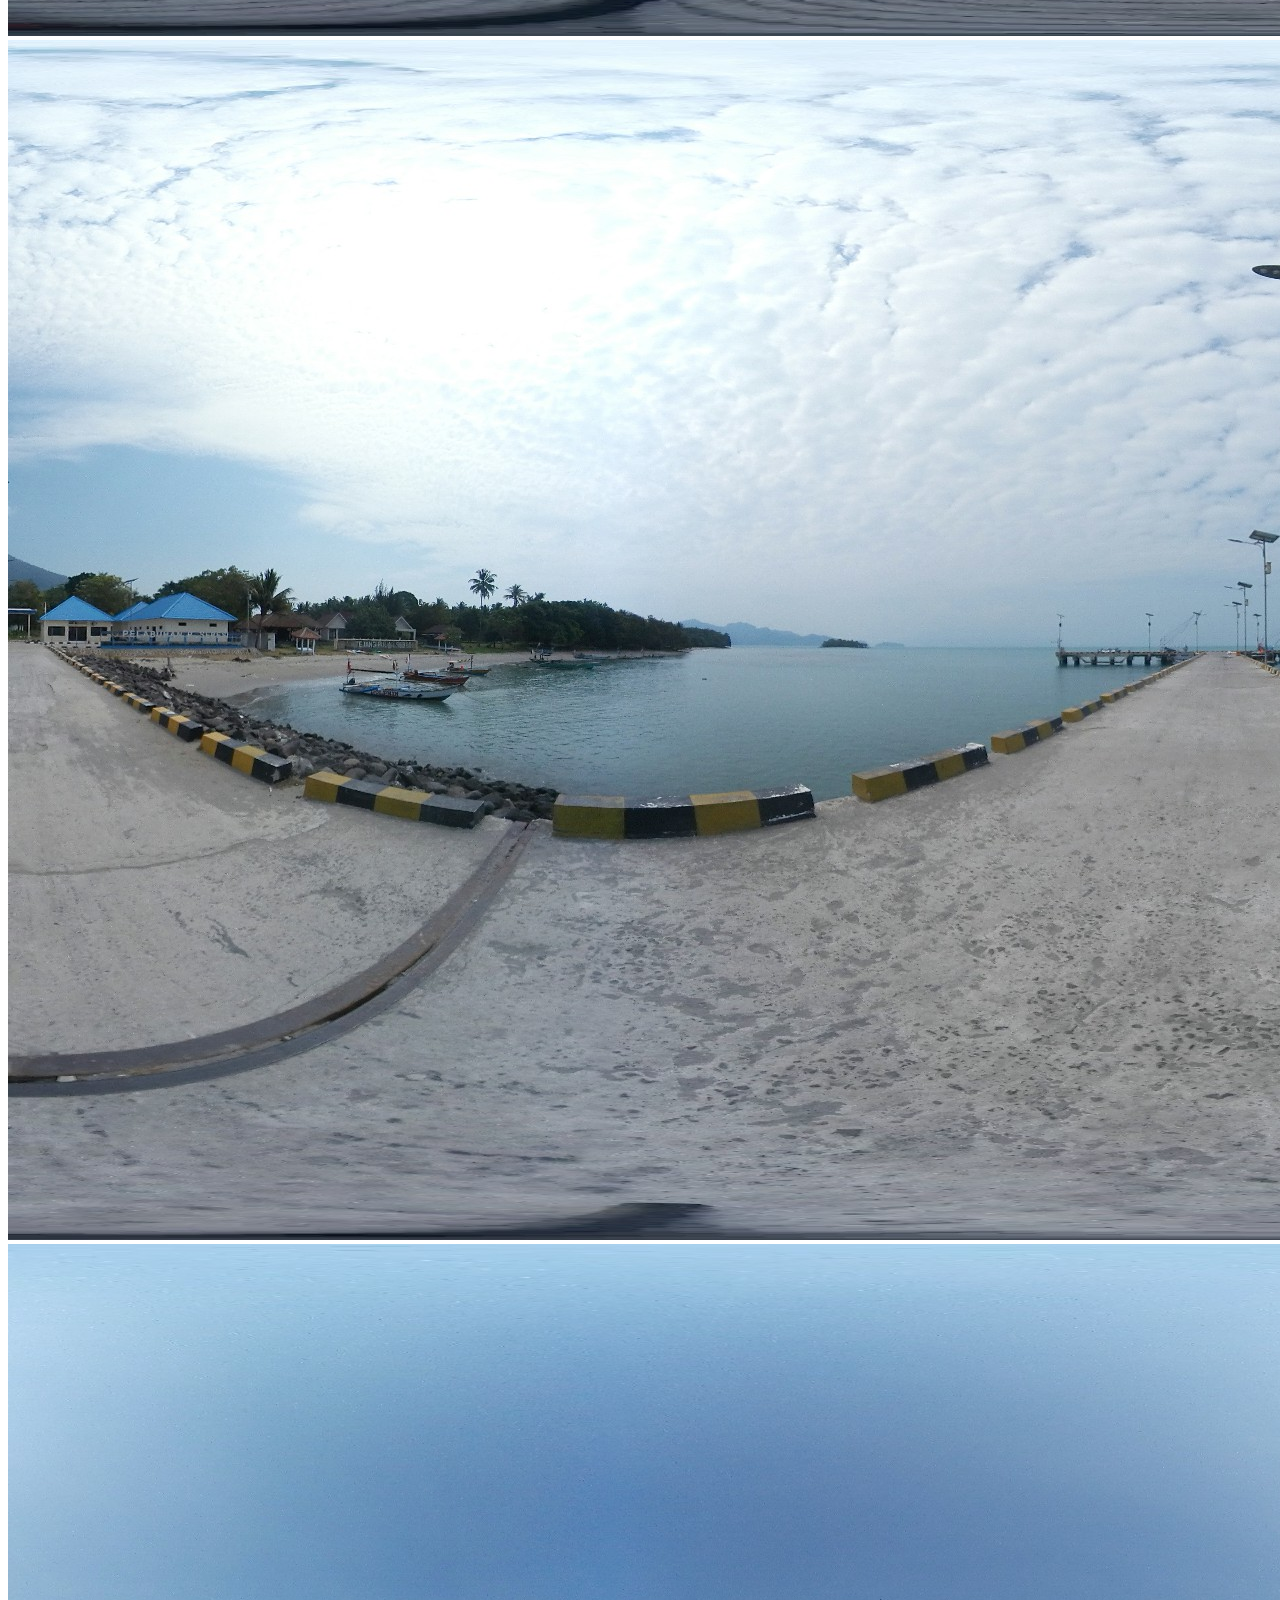
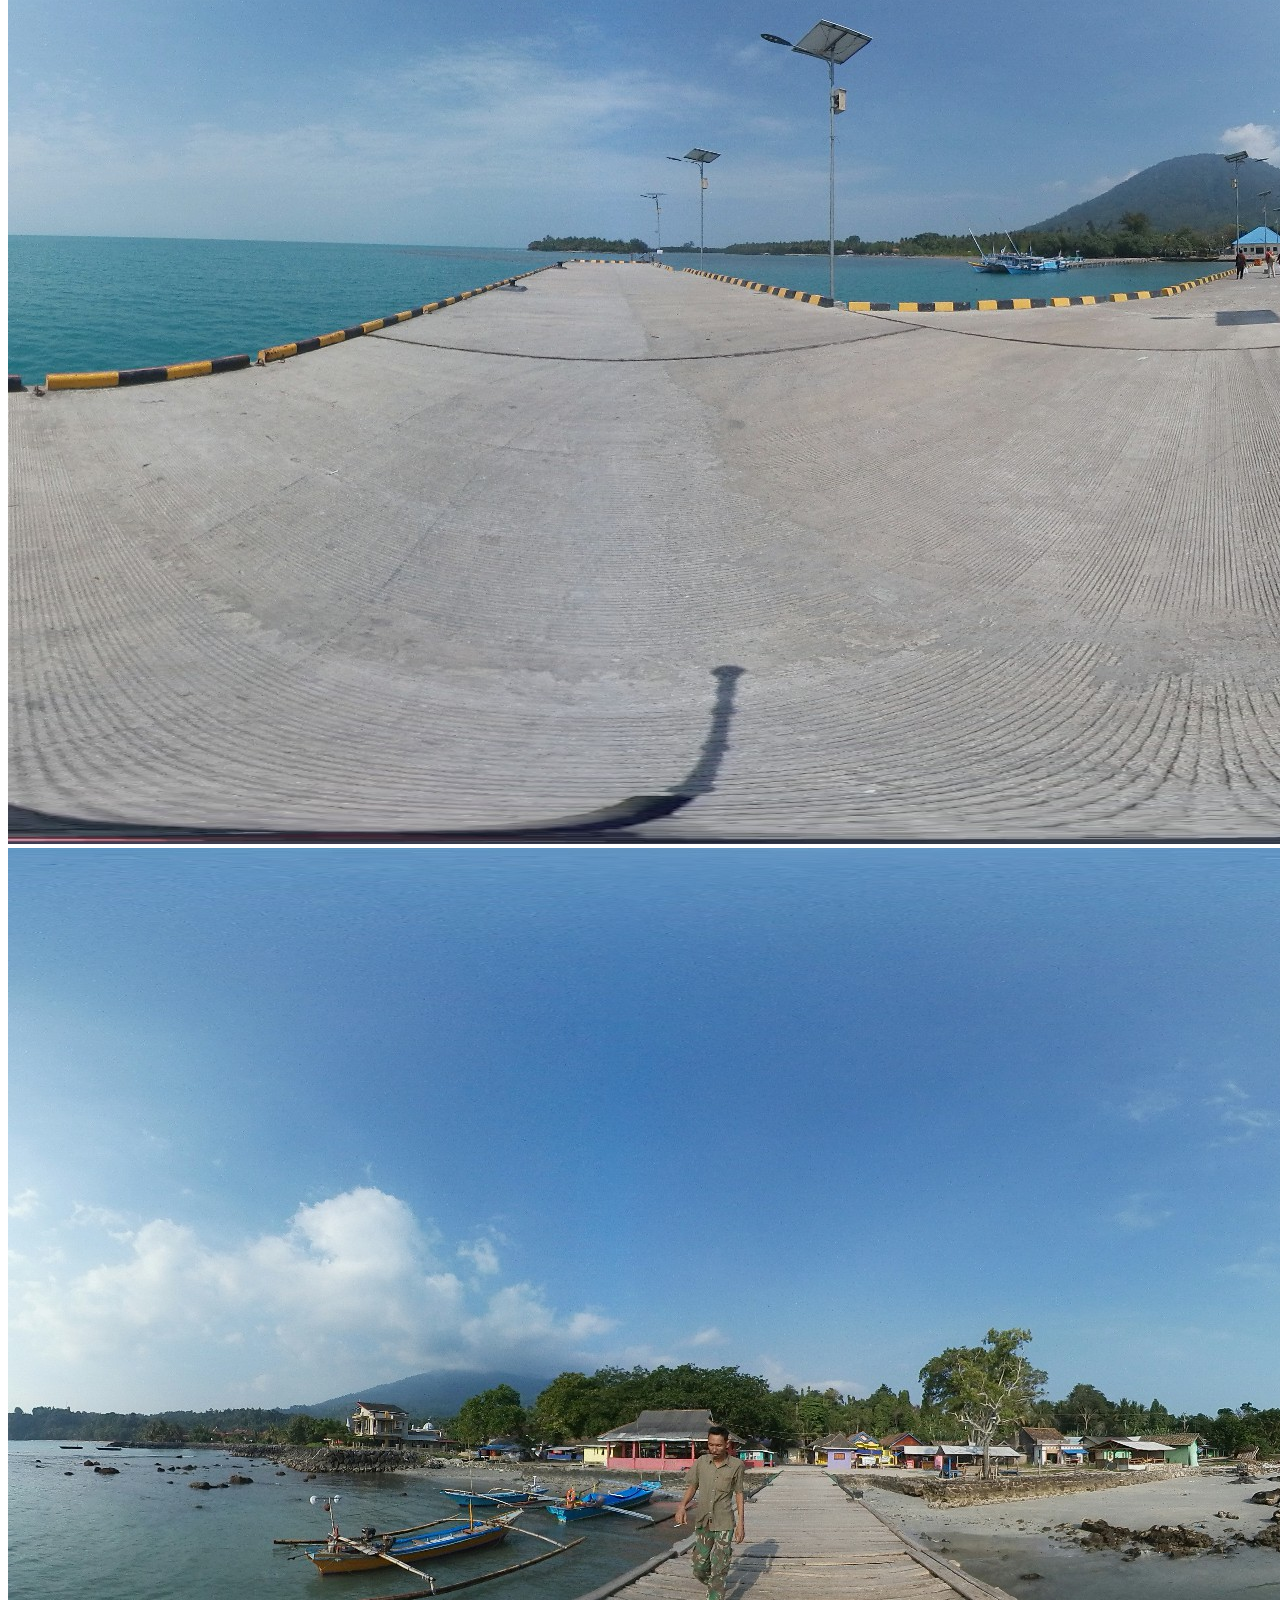
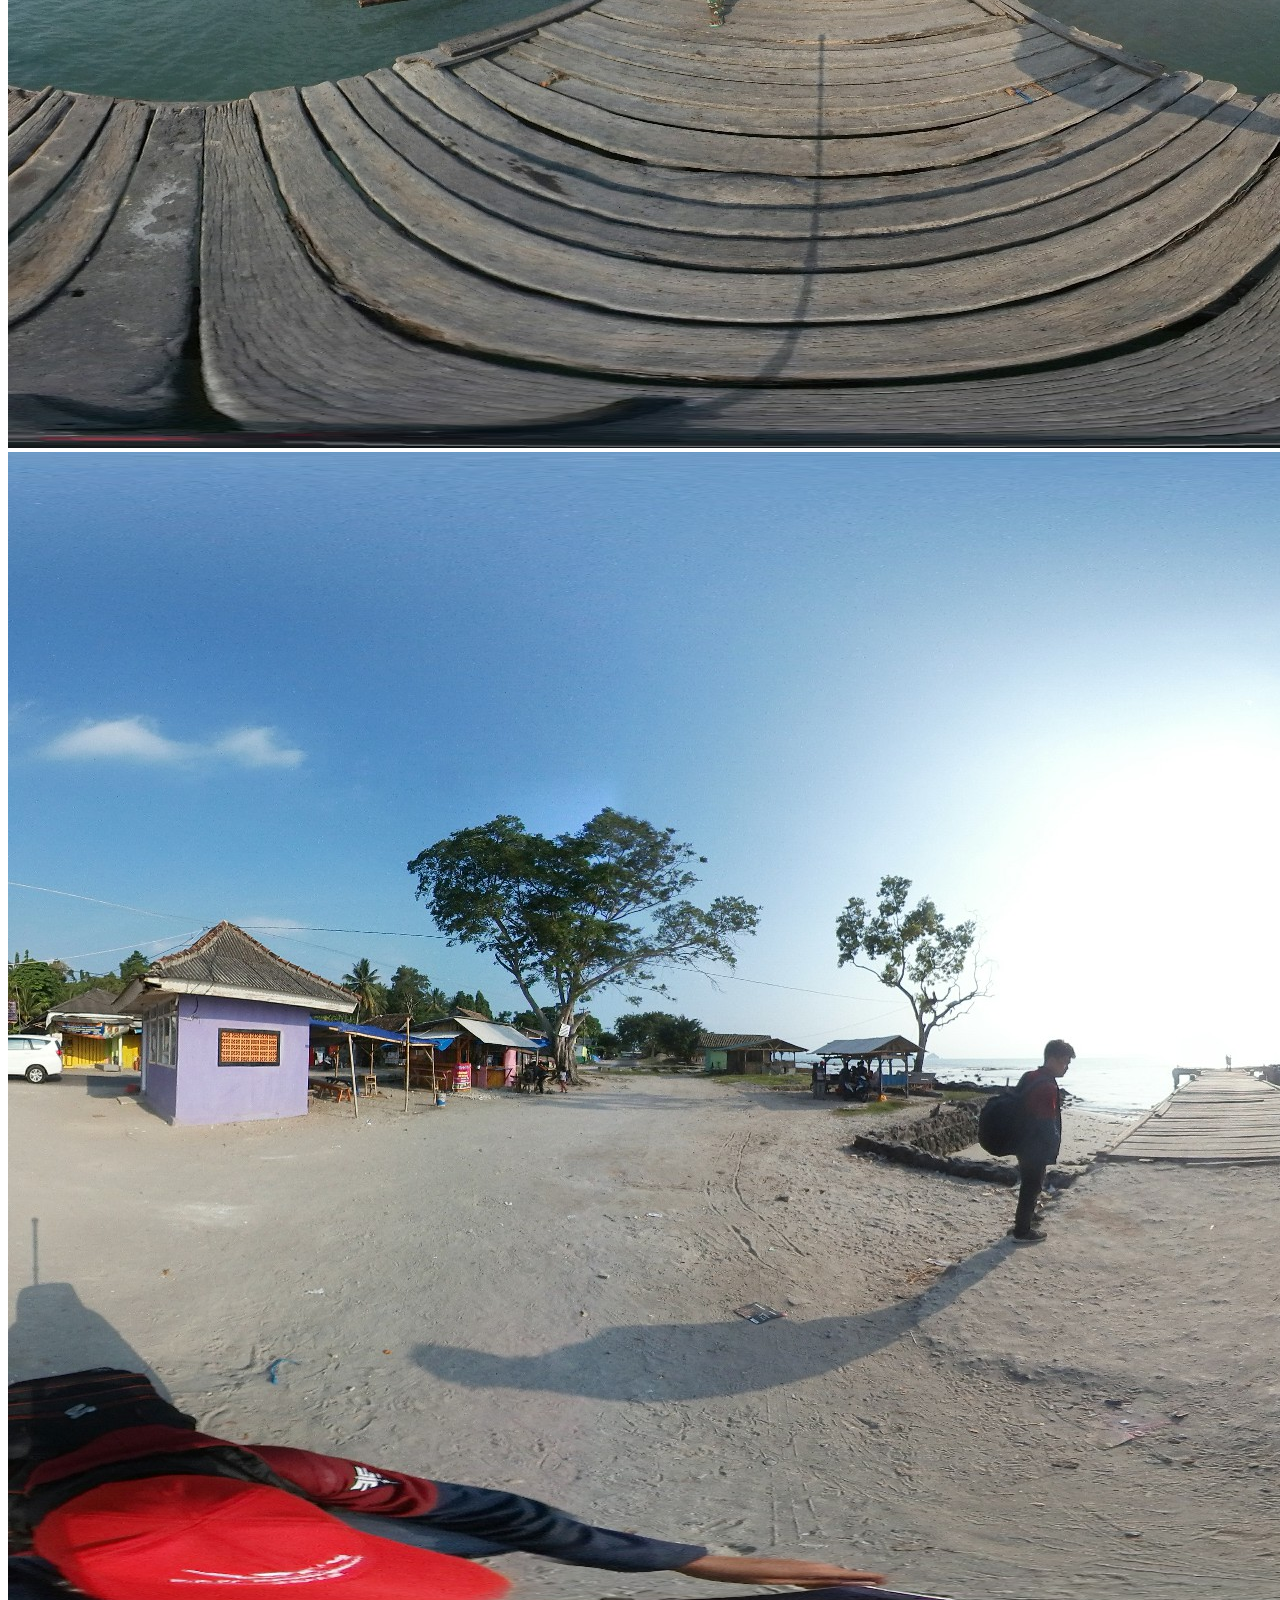
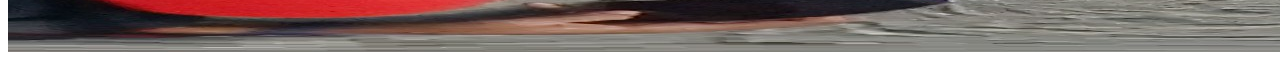
<file: vr/index6.html>
<!DOCTYPE html>
<html lang="en">

<head>
    <meta charset="utf-8" />
    <meta name="viewport" content="initial-scale=1.0,user-scalable=no,maximum-scale=1,width=device-width">
    <title>Krakatoa Virtual Reality Tour</title>
    <script src="./js/aframe/aframe.min.js"></script>
    <script src="./js/aframe/aframe-event-set-component.min.js"></script>
    <script src="./js/aframe/aframe-layout-component.min.js"></script>
    <script src="./js/aframe/aframe-template-component.min.js"></script>
    <script src="./js/aframe/aframe-proxy-event-component.min.js"></script>
</head>

<body>
    <a-scene>
        <a-assets>
            <audio id="click-sound" crossorigin="anonymous" src="./audio/click.ogg"></audio>
            <img id="krakatoa-01" crossorigin="anonymous" src="./assets/SAM_103_0636.jpg">
            <img id="krakatoa-02" crossorigin="anonymous" src="./assets/SAM_103_0606.jpg">
            <img id="krakatoa-03" crossorigin="anonymous" src="./assets/SAM_103_0610.jpg">
            <img id="krakatoa-04" crossorigin="anonymous" src="./assets/SAM_103_0615.jpg">
            <img id="krakatoa-05" crossorigin="anonymous" src="./assets/SAM_103_0626.jpg">
            <img id="krakatoa-06" crossorigin="anonymous" src="./assets/SAM_103_0629.jpg">
            <img id="krakatoa-07" crossorigin="anonymous" src="./assets/SAM_103_0632.jpg">
            <img id="dermaga-sebesi-01" crossorigin="anonymous" src="./assets/SAM_103_0681.jpg">
            <img id="dermaga-sebesi-02" crossorigin="anonymous" src="./assets/SAM_103_0686.jpg">
            <img id="dermaga-sebesi-03" crossorigin="anonymous" src="./assets/SAM_103_0597.jpg">
            <img id="dermaga-canti-01" crossorigin="anonymous" src="./assets/SAM_103_0691.jpg">
            <img id="dermaga-canti-02" crossorigin="anonymous" src="./assets/SAM_103_0699.jpg">



            <!-- Image link template to be reused. -->
            <script id="link" type="text/html">
                <a-entity class="link" geometry="primitive: sphere; radius: 0.5; rotation: 90 0 90"
                    material="shader: flat; src: ${thumb}" event-set__mouseenter="scale: 1.2 1.2 1"
                    event-set__mouseleave="scale: 1 1 1"
                    event-set__click="_target: #image-360; _delay: 300; material.src: ${src}"
                    proxy-event="event: click; to: #image-360; as: fade" sound="on: click; src: #click-sound">
                </a-entity>
            </script>
        </a-assets>

        <!-- Camera + cursor. -->
        <a-entity id="camera" camera look-controls user-height="0" wasd-controls-enabled="false" position="">
            <!-- cursor camera position should be the almost same depth with raycaster objects -->
            <a-cursor id="cursor" position="0 0 -5" geometry="primitive: ring; radiusInner: 0.05; radiusOuter: 0.1;"
                material="color: black; shader: flat" cursor="fuse: true; fuseTimeout: 2000;"
                animation__click="property: scale; from: 0.5 0.5 0.5; to: 1 1 1;startEvents: click; dur: 150;easing:easeInQuad;"
                animation__fusing="property: scale; from: 1 1 1; to: 0.5 0.5 0.5;startEvents: fusing; dur: 1000;easing:easeInQuad;"
                event-set__mouseenter="_event: mouseenter; color: springgreen"
                event-set__mouseleave="_event: mouseleave; color: black" raycaster="objects: .link"></a-cursor>
        </a-entity>
        <!-- 360-degree image. -->
        <a-sky id="image-360" radius="20" src="#krakatoa-01"
            animation__fade="property: components.material.material.color; type: color; from: #FFF; to: #000; dur: 300; startEvents: fade"
            animation__fadeback="property: components.material.material.color; type: color; from: #000; to: #FFF; dur: 300; startEvents: animationcomplete__fade">
        </a-sky>

        <!-- Image links. -->
        <a-text value="Krakatoa" position="-5 -4 0.5" rotation="0 90 0"></a-text>
        <a-entity id="links" layout="type: line; margin: 1.5" position="-5 -3 1.5" rotation="-90 90 0">
            <a-entity template="src: #link" data-src="#krakatoa-01" data-thumb="#krakatoa-01"></a-entity>
            <a-entity template="src: #link" data-src="#krakatoa-02" data-thumb="#krakatoa-02"></a-entity>
            <a-entity template="src: #link" data-src="#krakatoa-03" data-thumb="#krakatoa-03"></a-entity>
        </a-entity>
        <a-text value="Krakatoa" position="0 -4 -5" rotation="0 0 0"></a-text>
        <a-entity id="links" layout="type: line; margin: 1.5" position="-2 -3 -5" rotation="-90 0 0">
            <a-entity template="src: #link" data-src="#krakatoa-04" data-thumb="#krakatoa-04"></a-entity>
            <a-entity template="src: #link" data-src="#krakatoa-05" data-thumb="#krakatoa-05"></a-entity>
            <a-entity template="src: #link" data-src="#krakatoa-06" data-thumb="#krakatoa-06"></a-entity>
            <a-entity template="src: #link" data-src="#krakatoa-07" data-thumb="#krakatoa-07"></a-entity>
        </a-entity>
        <a-text value="Sebesi Port" position="5 -4 -0.5" rotation="0 -90 0"></a-text>
        <a-entity id="links" layout="type: line; margin: 1.5" position="5 -3 -1.5" rotation="-90 -90 0">
            <a-entity template="src: #link" data-src="#dermaga-sebesi-01" data-thumb="#dermaga-sebesi-01"></a-entity>
            <a-entity template="src: #link" data-src="#dermaga-sebesi-02" data-thumb="#dermaga-sebesi-02"></a-entity>
            <a-entity template="src: #link" data-src="#dermaga-sebesi-02" data-thumb="#dermaga-sebesi-03"></a-entity>
        </a-entity>
        <a-text value="Canti Port" position="0 -4 5" rotation="0 180 0"></a-text>
        <a-entity id="links" layout="type: line; margin: 1.5" position="0 -3 5" rotation="-90 180 0">
            <a-entity template="src: #link" data-src="#dermaga-canti-01" data-thumb="#dermaga-canti-01"></a-entity>
            <a-entity template="src: #link" data-src="#dermaga-canti-02" data-thumb="#dermaga-canti-02"></a-entity>
        </a-entity>

    </a-scene>
</body>

</html>
</file>
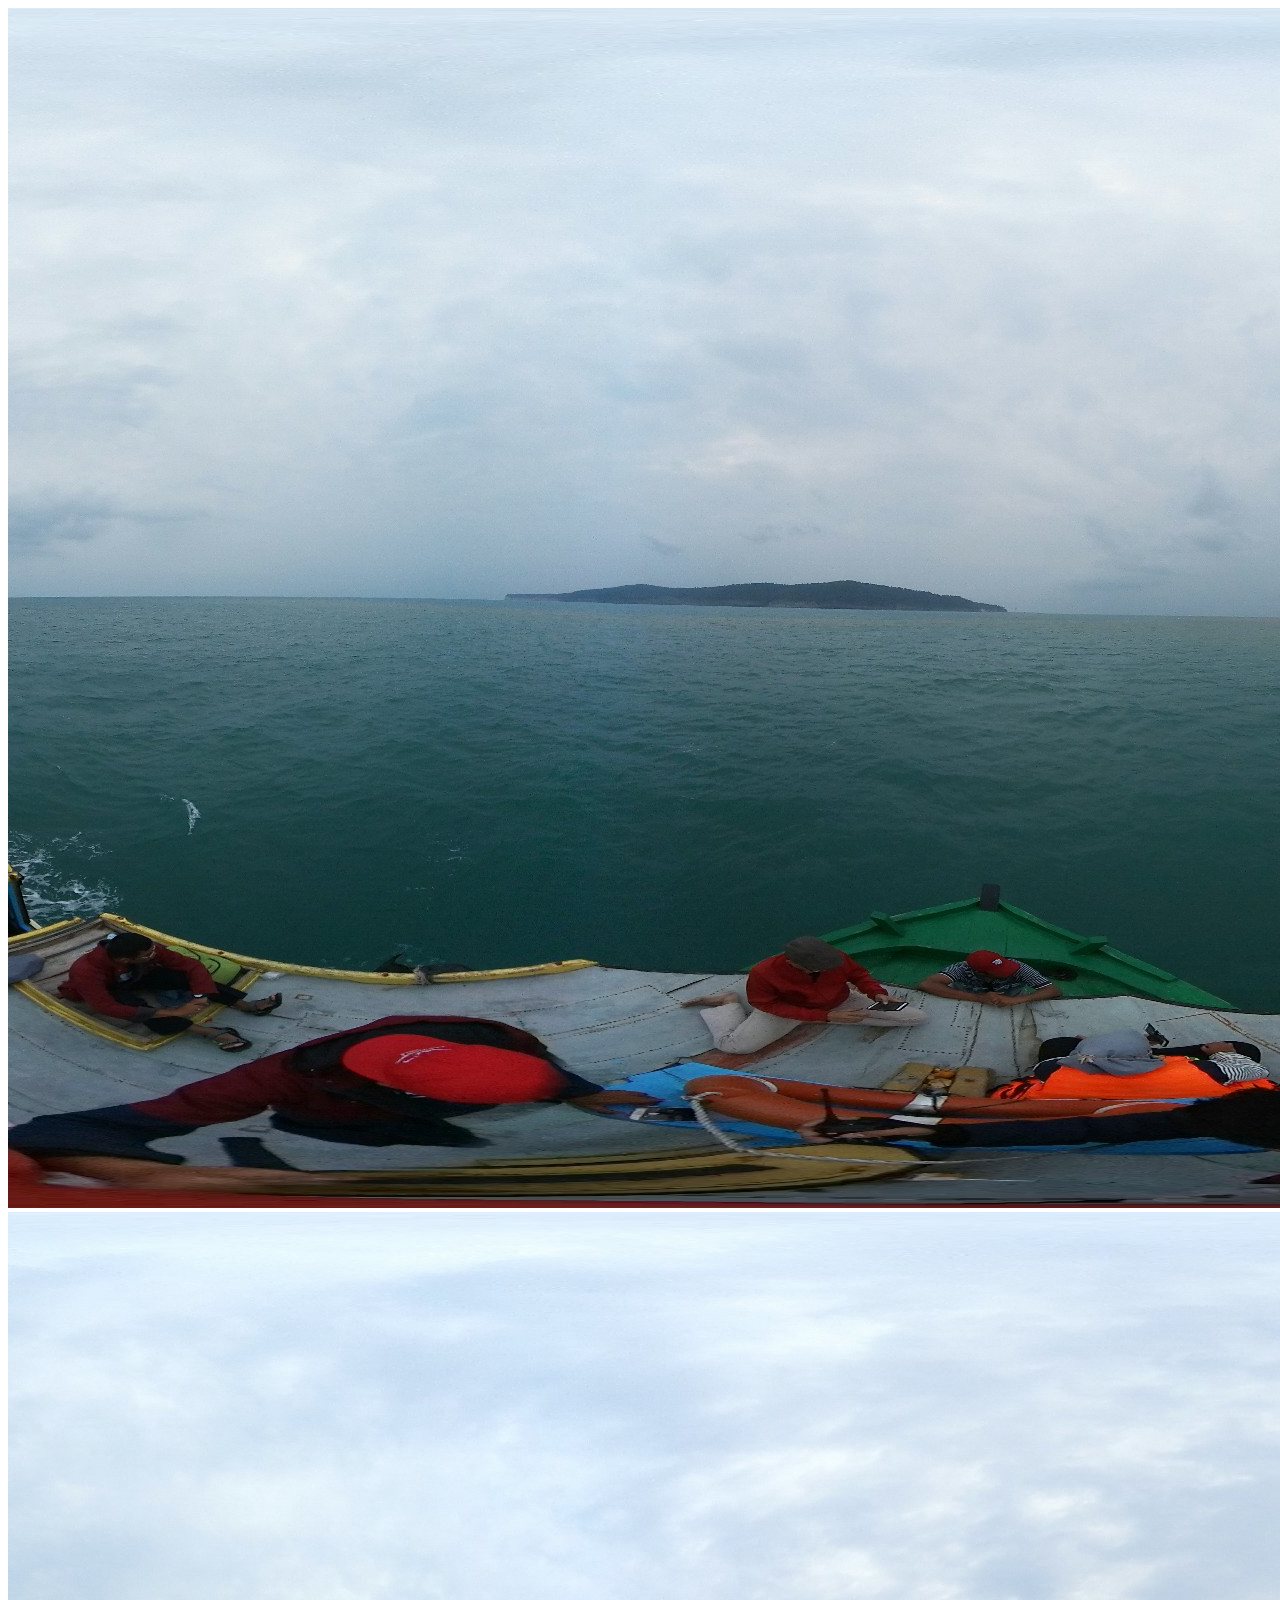
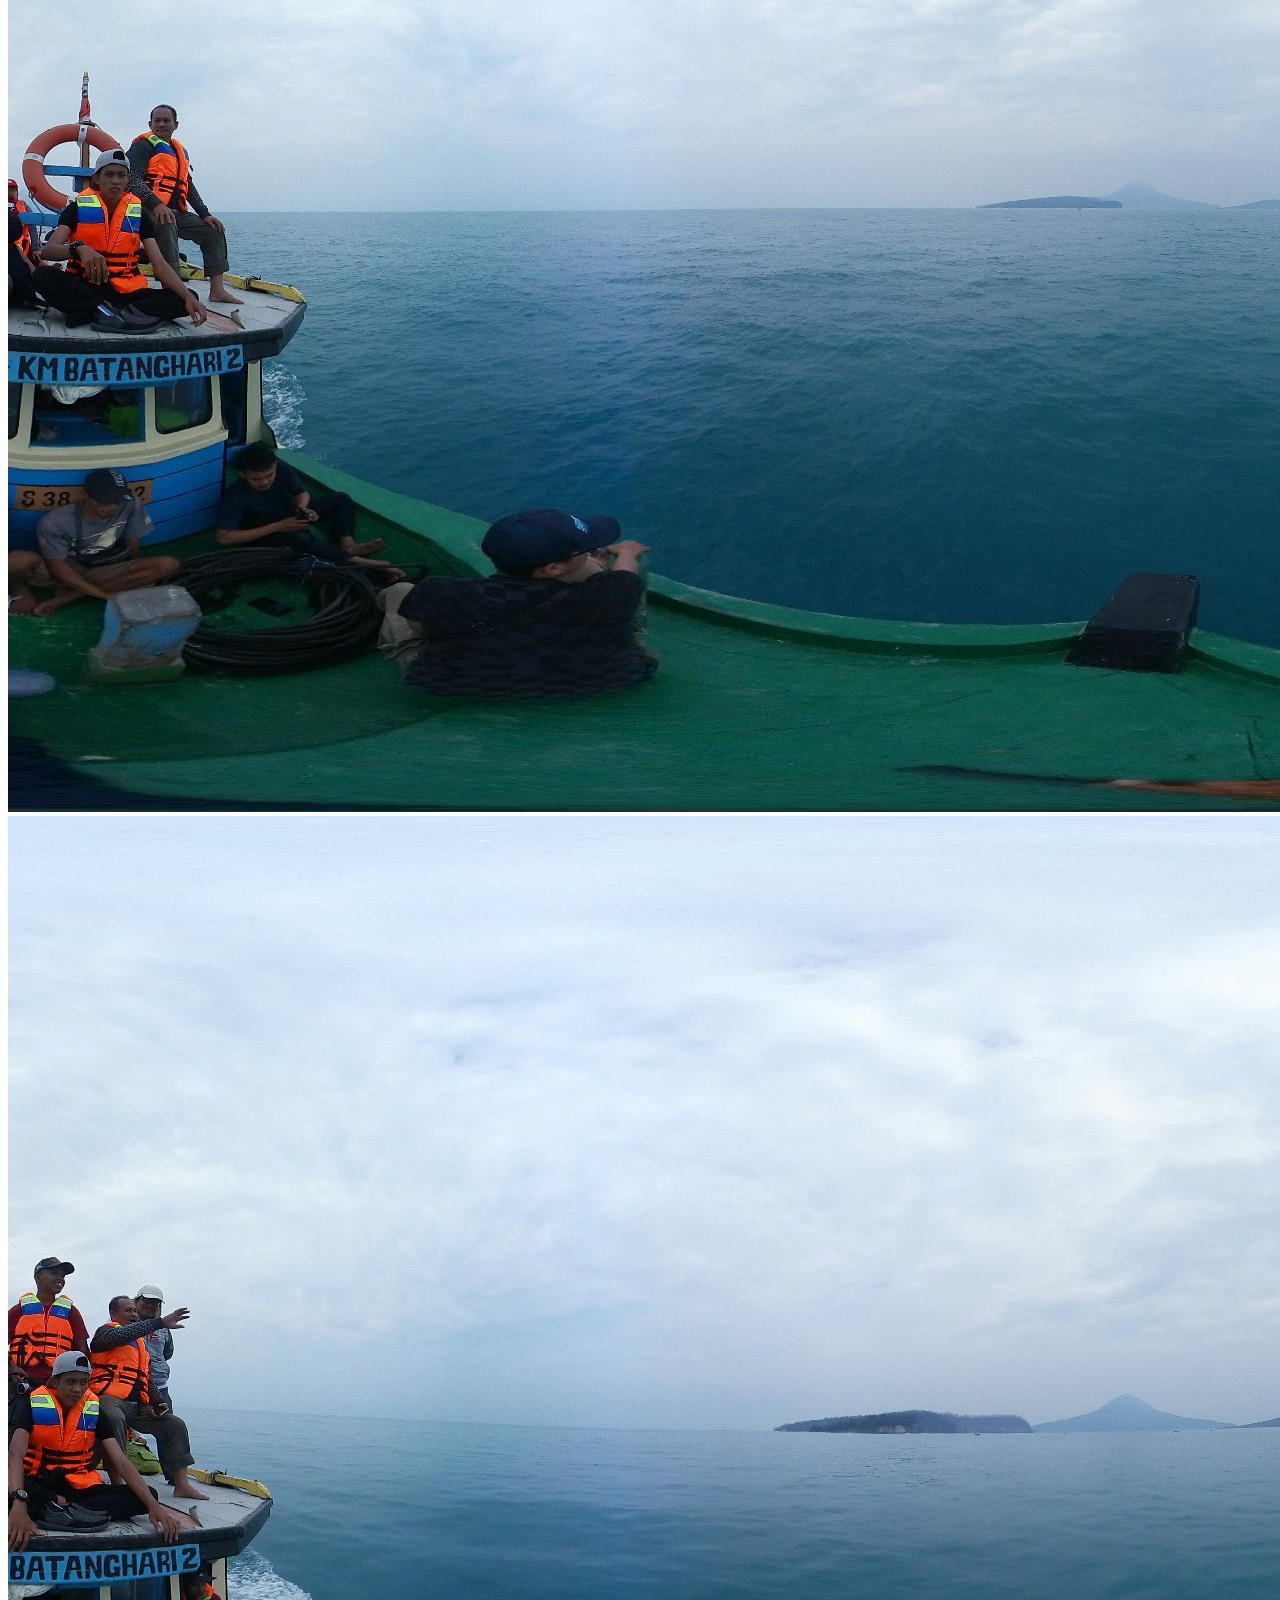
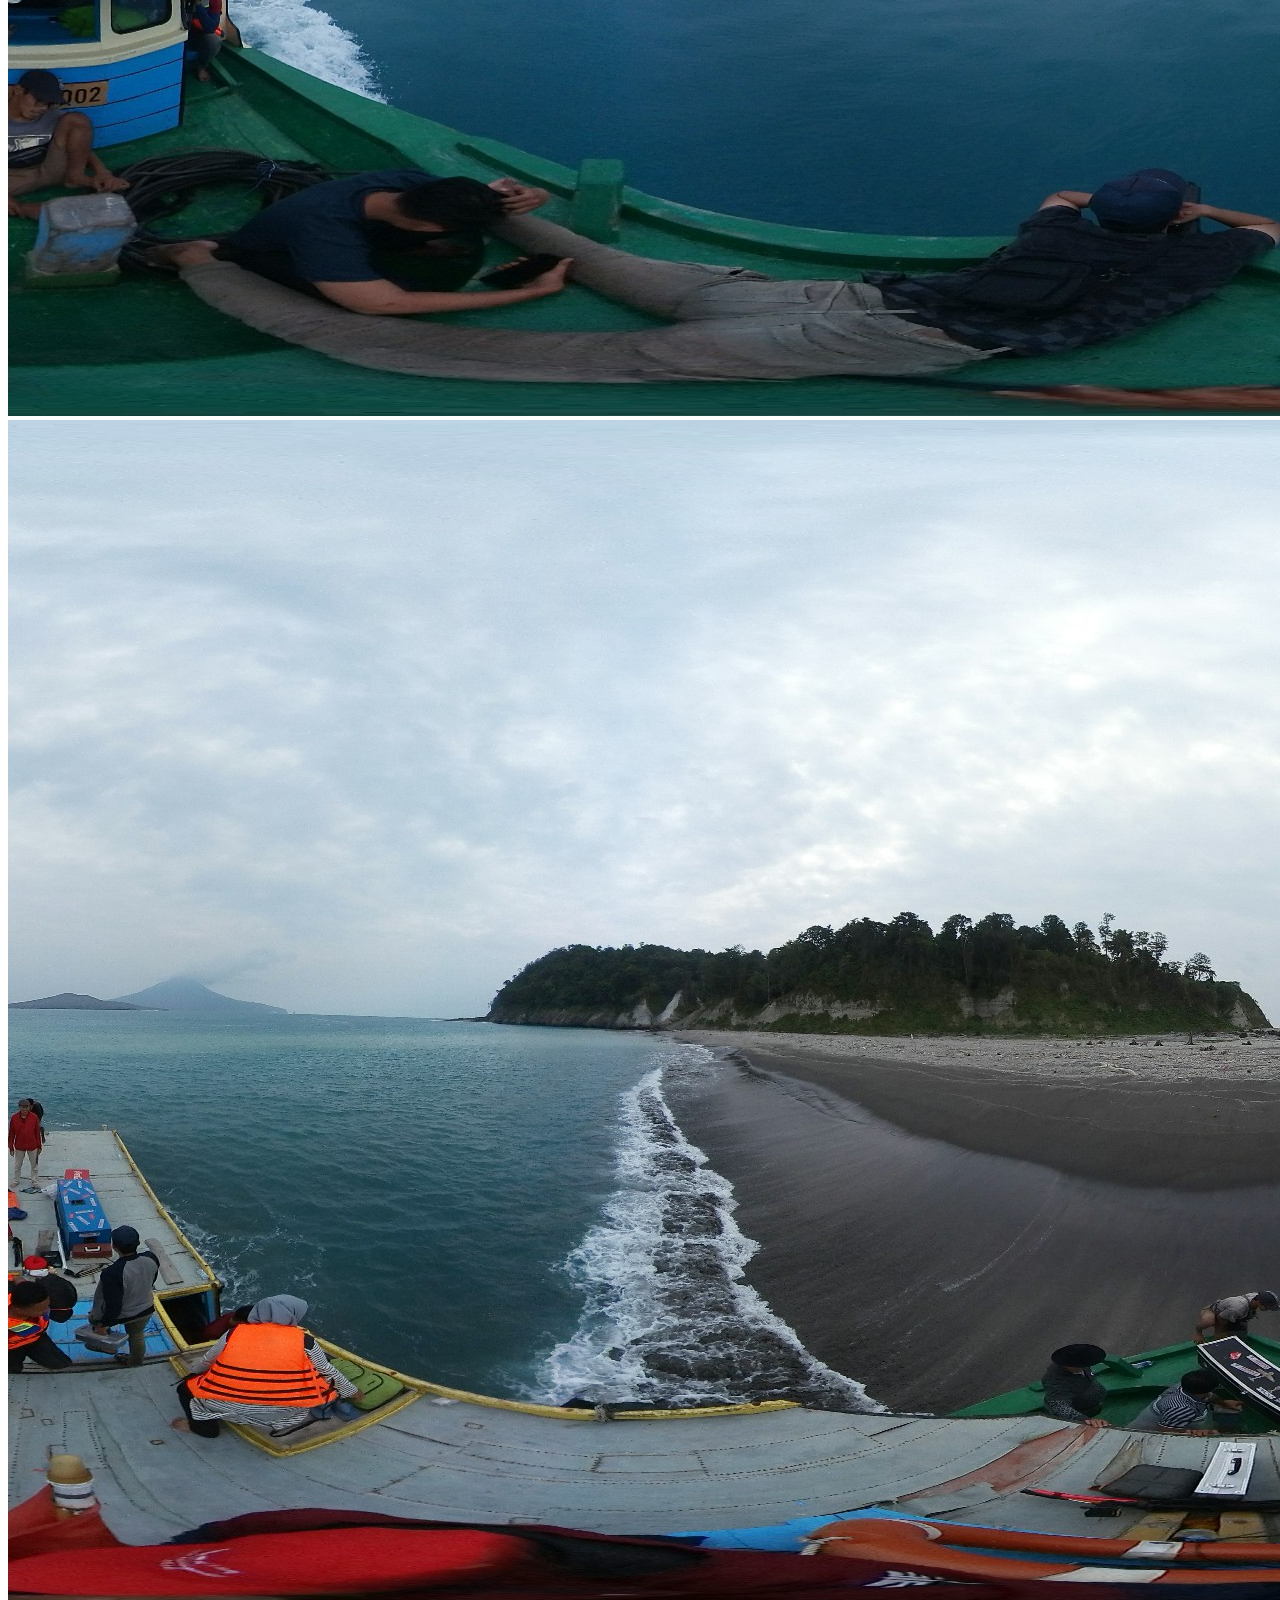
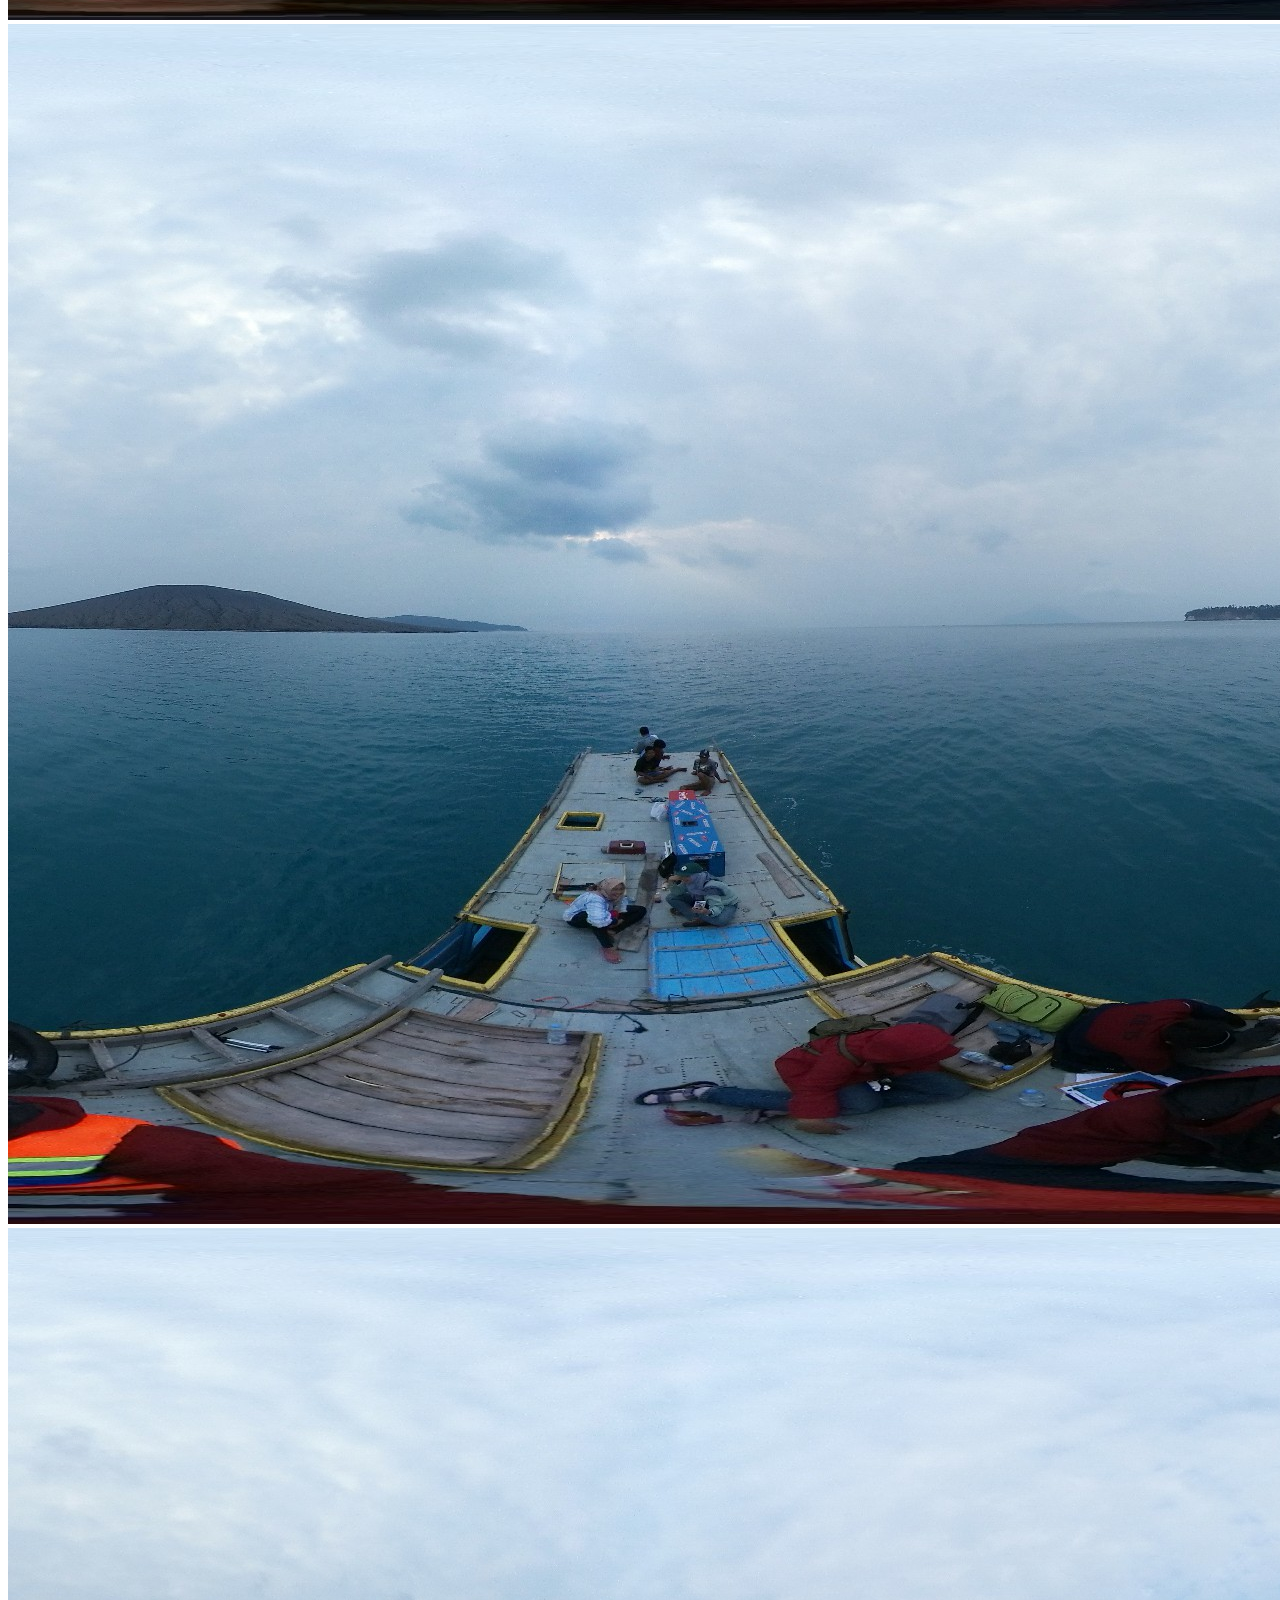
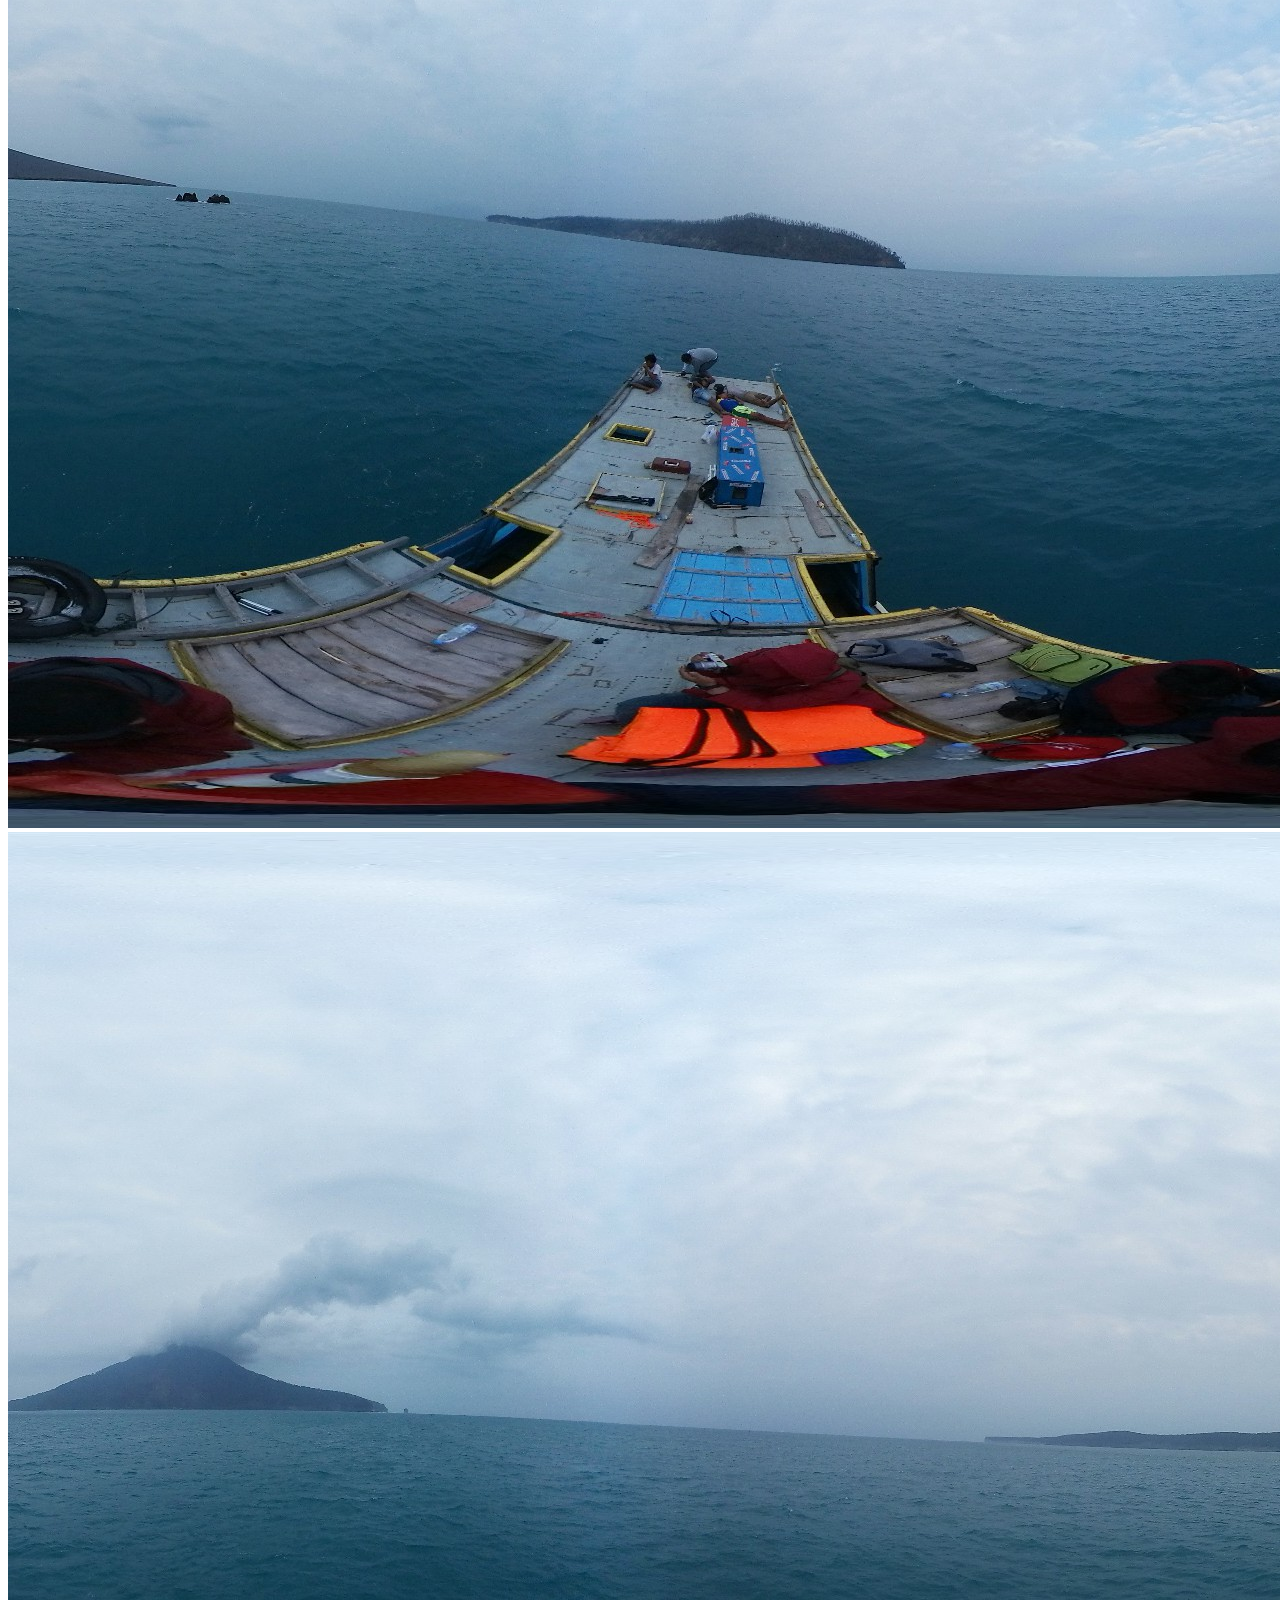
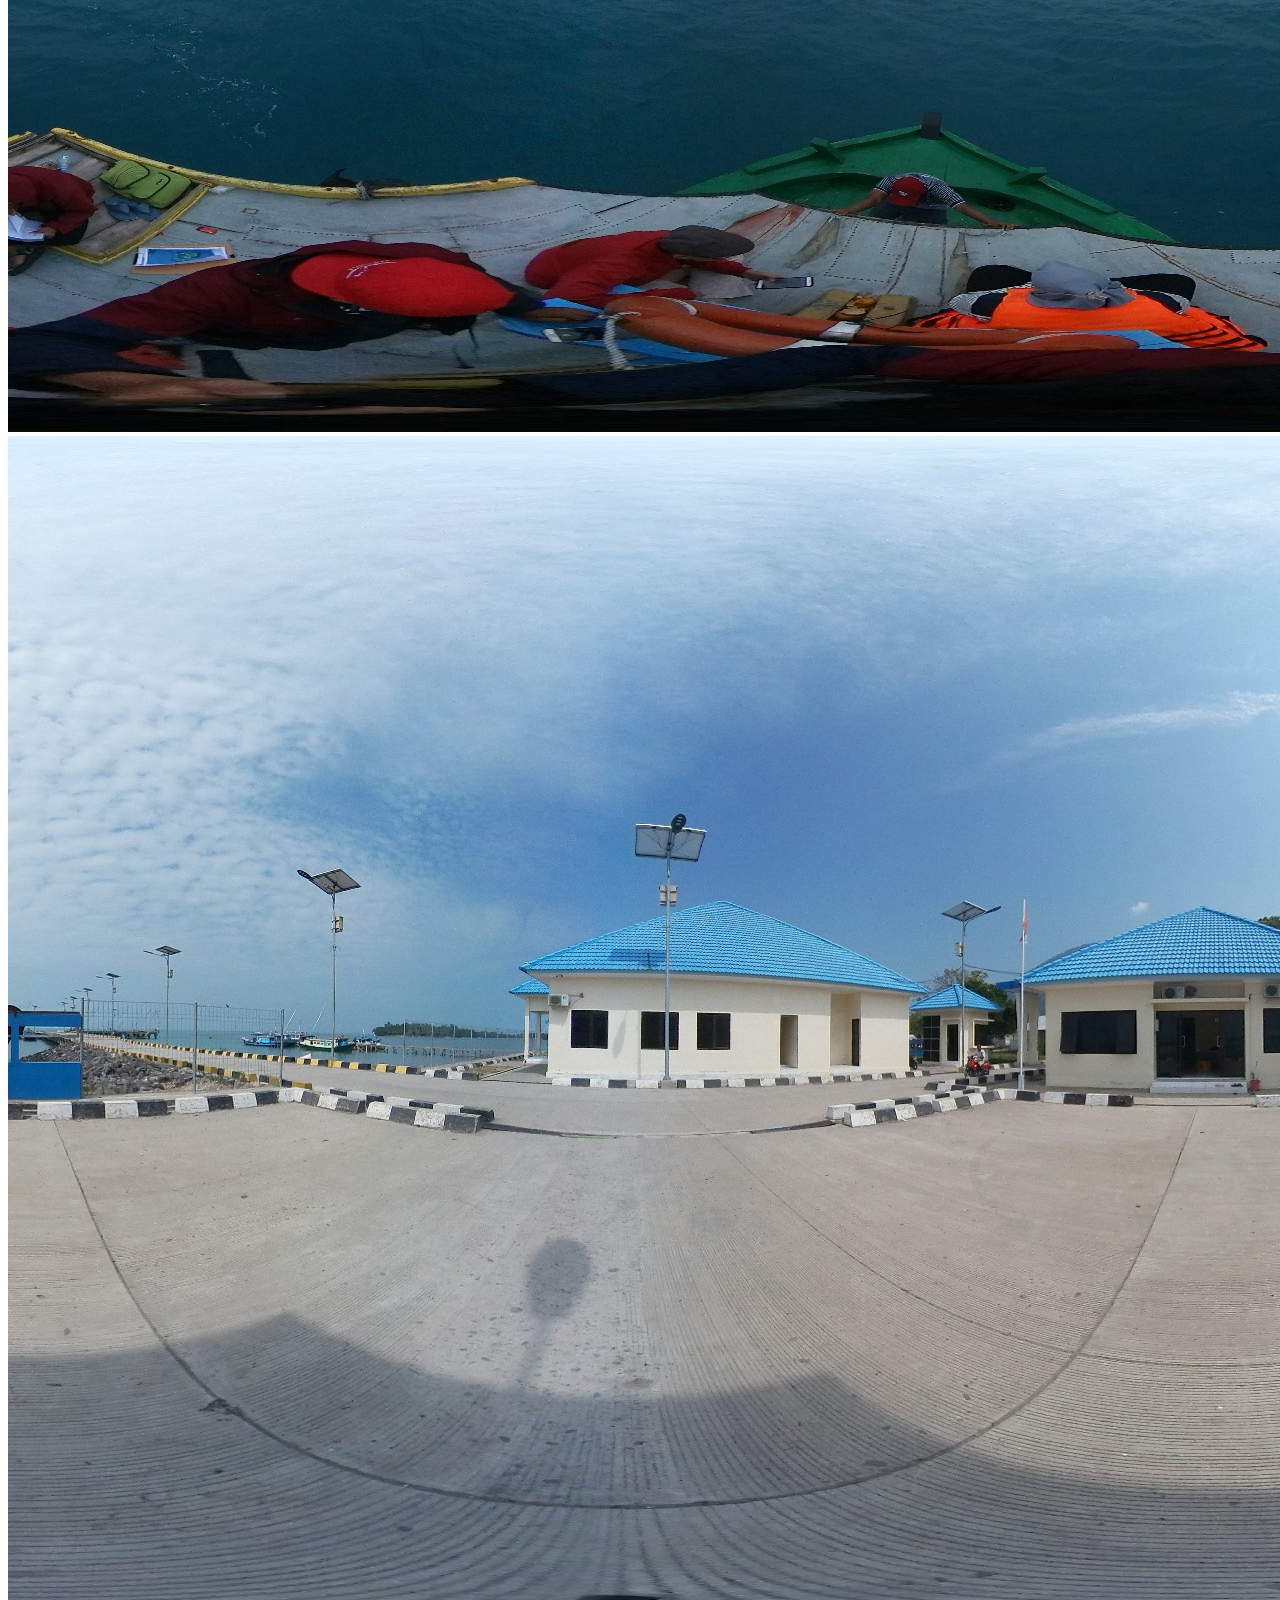
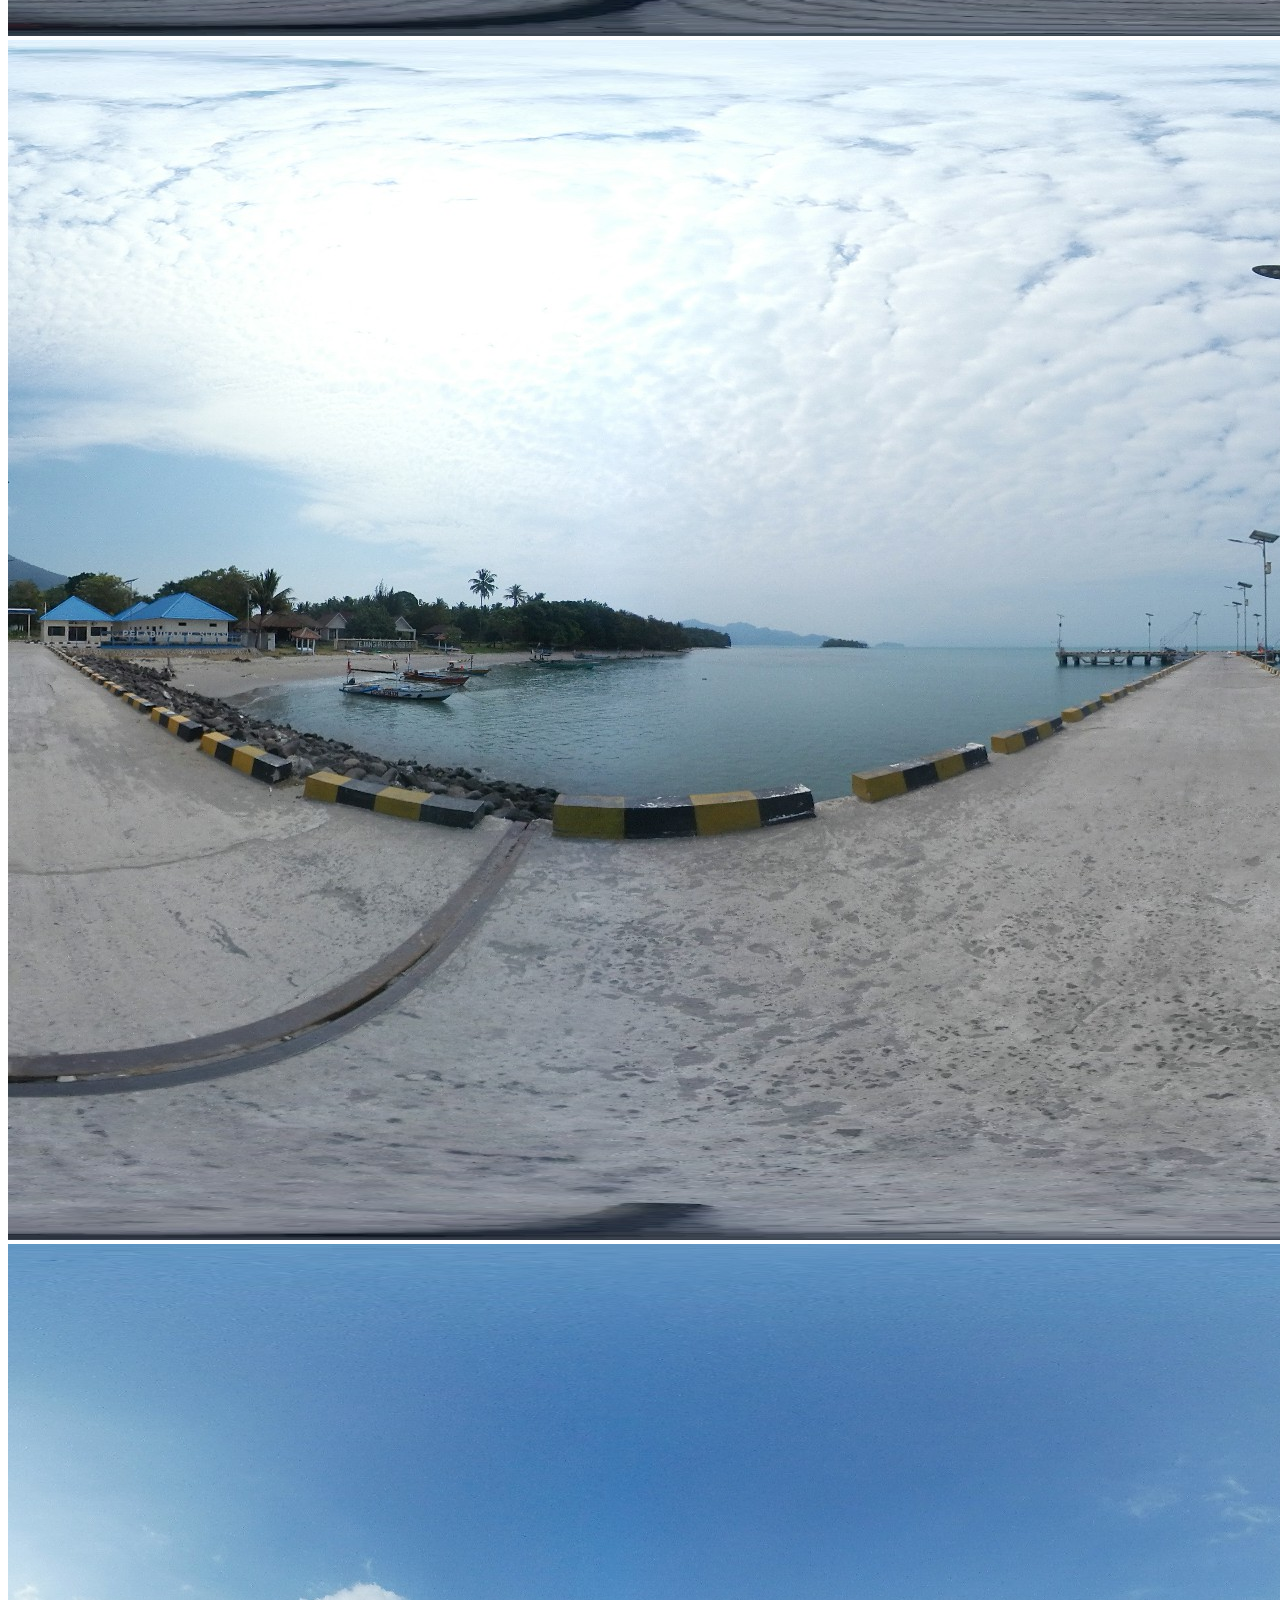
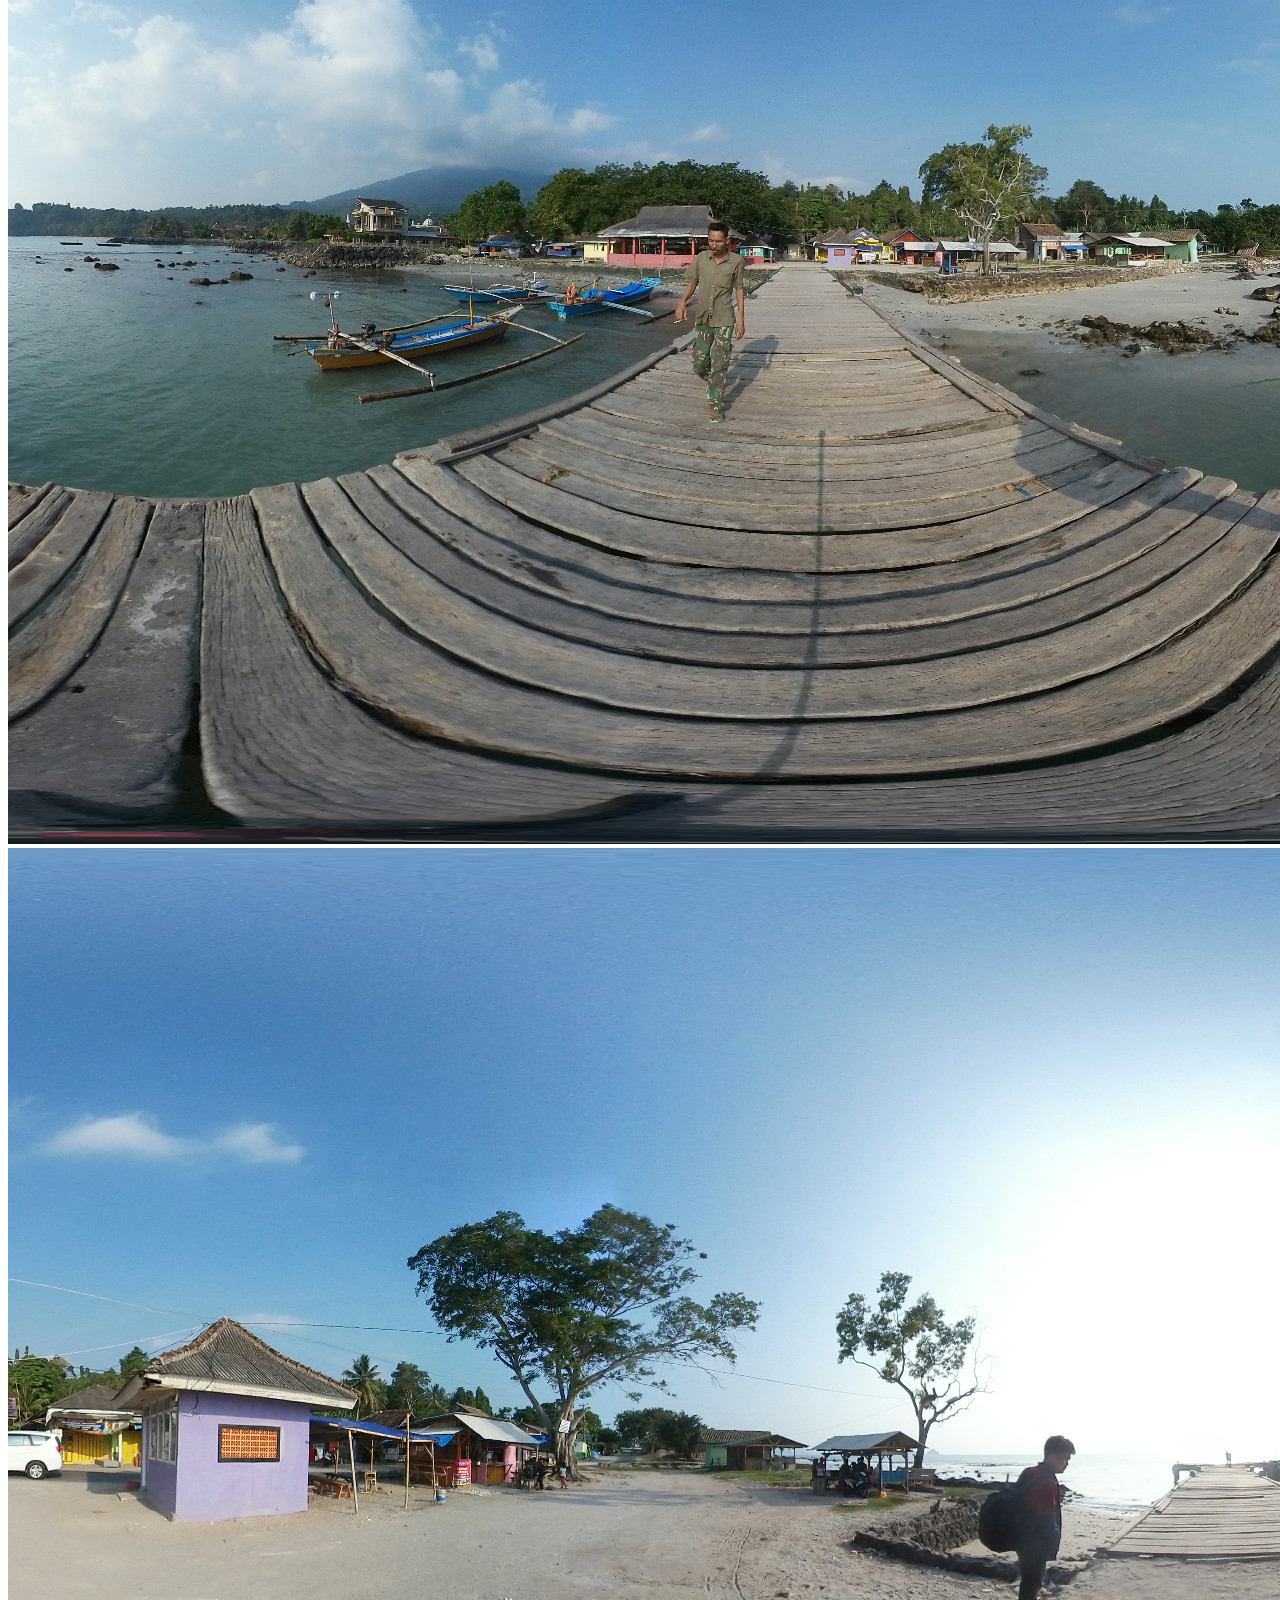
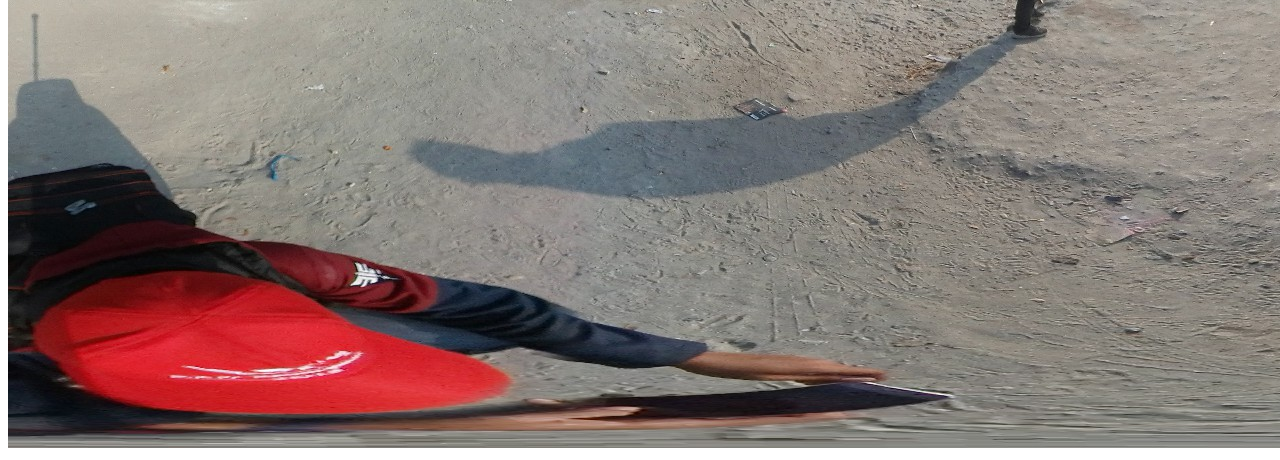
<file: vr/index7.html>
<!DOCTYPE html>
<html lang="en">

<head>
    <meta charset="utf-8" />
    <meta name="viewport" content="initial-scale=1.0,user-scalable=no,maximum-scale=1,width=device-width">
    <title>Krakatoa Virtual Reality Tour</title>
    <script src="./js/aframe/aframe.min.js"></script>
    <script>
        function show(id) {
            document.getElementById('image-360').setAttribute('src', '#' + id);
        }
    </script>
</head>

<body>
    <a-scene>
        <a-assets>
            <audio id="click-sound" crossorigin="anonymous" src="./audio/click.ogg"></audio>
            <img id="krakatoa-01" crossorigin="anonymous" src="./assets/SAM_103_0636.jpg">
            <img id="krakatoa-02" crossorigin="anonymous" src="./assets/SAM_103_0606.jpg">
            <img id="krakatoa-03" crossorigin="anonymous" src="./assets/SAM_103_0610.jpg">
            <img id="krakatoa-04" crossorigin="anonymous" src="./assets/SAM_103_0615.jpg">
            <img id="krakatoa-05" crossorigin="anonymous" src="./assets/SAM_103_0626.jpg">
            <img id="krakatoa-06" crossorigin="anonymous" src="./assets/SAM_103_0629.jpg">
            <img id="krakatoa-07" crossorigin="anonymous" src="./assets/SAM_103_0632.jpg">
            <img id="dermaga-sebesi-01" crossorigin="anonymous" src="./assets/SAM_103_0681.jpg">
            <img id="dermaga-sebesi-02" crossorigin="anonymous" src="./assets/SAM_103_0686.jpg">
            <img id="dermaga-canti-01" crossorigin="anonymous" src="./assets/SAM_103_0691.jpg">
            <img id="dermaga-canti-02" crossorigin="anonymous" src="./assets/SAM_103_0699.jpg">



            <!-- Image link template to be reused. -->
            <script id="link" type="text/html">
                <a-entity class="link" geometry="primitive: sphere; radius: 0.5; rotation: 90 0 90"
                    material="shader: flat; src: ${thumb}"
                    animation__mouseenter="property: scale; to: 1.2 1.2 1.2; startEvents: mouseenter;dur:100"
                    animation__mouseleave="property: scale; to: 1 1 1; startEvents: mouseleave;dur:100"
                    event-set__click="_target: #image-360; _delay: 300; material.src: ${src}"
                    proxy-event="event: click; to: #image-360; as: fade" sound="on: click; src: #click-sound">
                </a-entity>
            </script>
        </a-assets>

        <!-- Camera + cursor. -->
        <a-entity id="camera" camera look-controls user-height="0" wasd-controls-enabled="false" position="0 0 0">
            <a-cursor id="cursor" position="0 0 -5" geometry="primitive: circle; radius: 0.03;"
                material="color: black; shader: flat" cursor="fuse: true; fuseTimeout: 2000;"
                animation__click="property: scale; from: 0.5 0.5 0.5; to: 1 1 1;startEvents: click; dur: 150;easing:easeInQuad;"
                animation__fusing="property: scale; from: 1 1 1; to: 0.5 0.5 0.5;startEvents: fusing; dur: 1000;easing:easeInQuad;"
                animation__mouseenter="property: components.material.material.color; type: color; to: springgreen; startEvents: mouseenter;dur:0"
                animation__mouseleave="property: components.material.material.color; type: color; to: black; startEvents: mouseleave;dur:0"
                raycaster="objects: .link"></a-cursor>
        </a-entity>
        <!-- 360-degree image. -->
        <a-sky id="image-360" radius="100" src="#krakatoa-01"
            animation__fade="property: components.material.material.color; type: color; from: #FFF; to: #000; dur: 300; startEvents: fade"
            animation__fadeback="property: components.material.material.color; type: color; from: #000; to: #FFF; dur: 300; startEvents: animationcomplete__fade">
        </a-sky>

        <!-- Image links. -->
        <a-text value="Krakatoa" position="-5 -4 0.5" rotation="0 90 0"></a-text>

        <a-entity class="link" geometry="primitive: sphere; radius: 0.5;"" position=" -5 -3 0" rotation="-90 90 0"
            material="shader: flat; src: #krakatoa-01"
            animation__mouseenter="property: scale; to: 1.2 1.2 1.2; startEvents: mouseenter;dur:100"
            animation__mouseleave="property: scale; to: 1 1 1; startEvents: mouseleave;dur:100"
            sound="on: click; src: #click-sound" onclick="show('krakatoa-01')"></a-entity>
        <a-entity class="link" geometry="primitive: sphere; radius: 0.5;"" position=" -5 -3 -1.5" rotation="-90 90 0"
            material="shader: flat; src: #krakatoa-02"
            animation__mouseenter="property: scale; to: 1.2 1.2 1.2; startEvents: mouseenter;dur:100"
            animation__mouseleave="property: scale; to: 1 1 1; startEvents: mouseleave;dur:100"
            sound="on: click; src: #click-sound" onclick="show('krakatoa-02')"></a-entity>

    </a-scene>
</body>

</html>
</file>
<file: ar/style.css>
body {
    margin: 0;
    font-family: Arial, sans-serif;
}

/* Splash Screen */
.splash {
    height: 100vh;
    display: flex;
    justify-content: center;
    align-items: center;
    background-color: #f0f0f0;
}

.splash img {
    width: 80%;
    max-width: 80%;
    height: auto;
}

/* Dashboard */
.dashboard {
    text-align: center;
    padding: 2em;
}

.dashboard .menu {
    margin-top: 2em;
}

.title {
    text-align: center;
}
.dashboard .btn {
    display: block;
    padding: 1em 2em;
    margin: 0.5em 1em;
    background-color: #007bff;
    color: #fff;
    text-decoration: none;
    border-radius: 0.5em;
}

/* About Page */
.about {
    text-align: center;
    padding: 2em;
}
</file>
